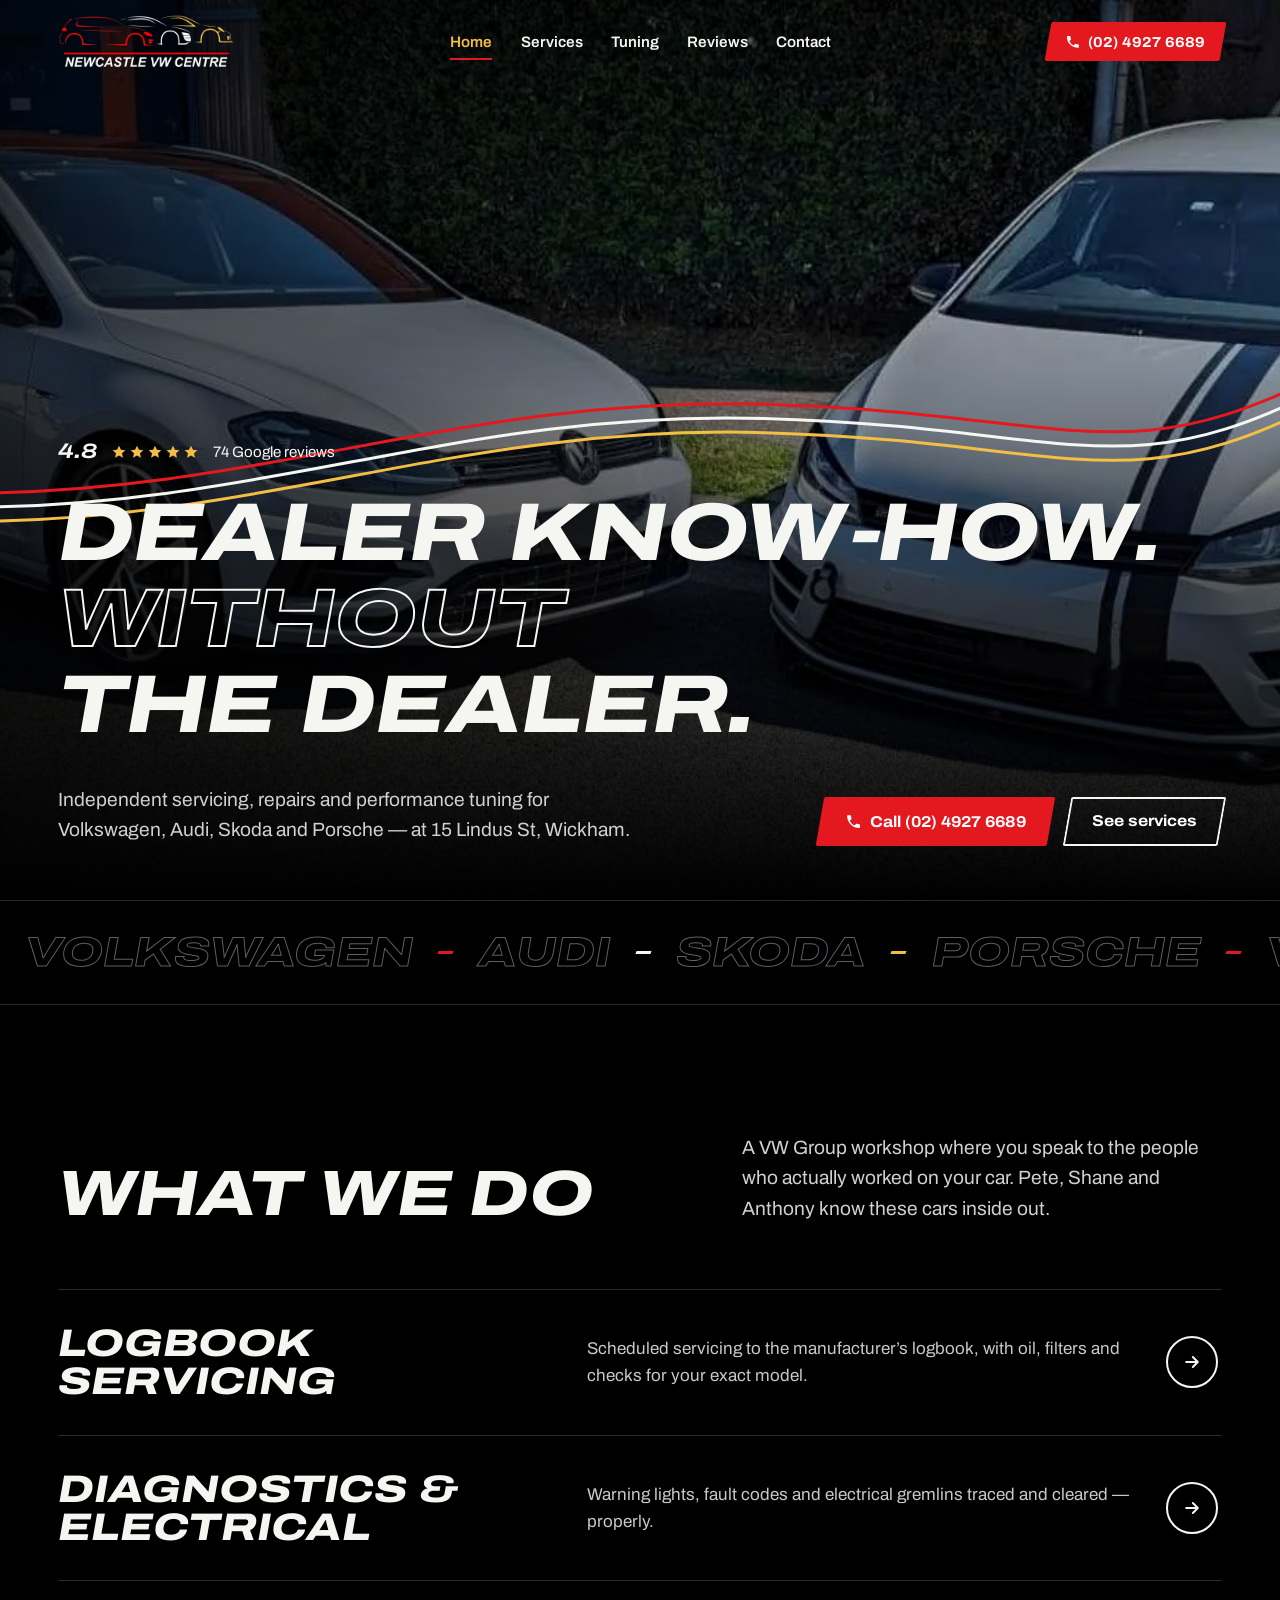
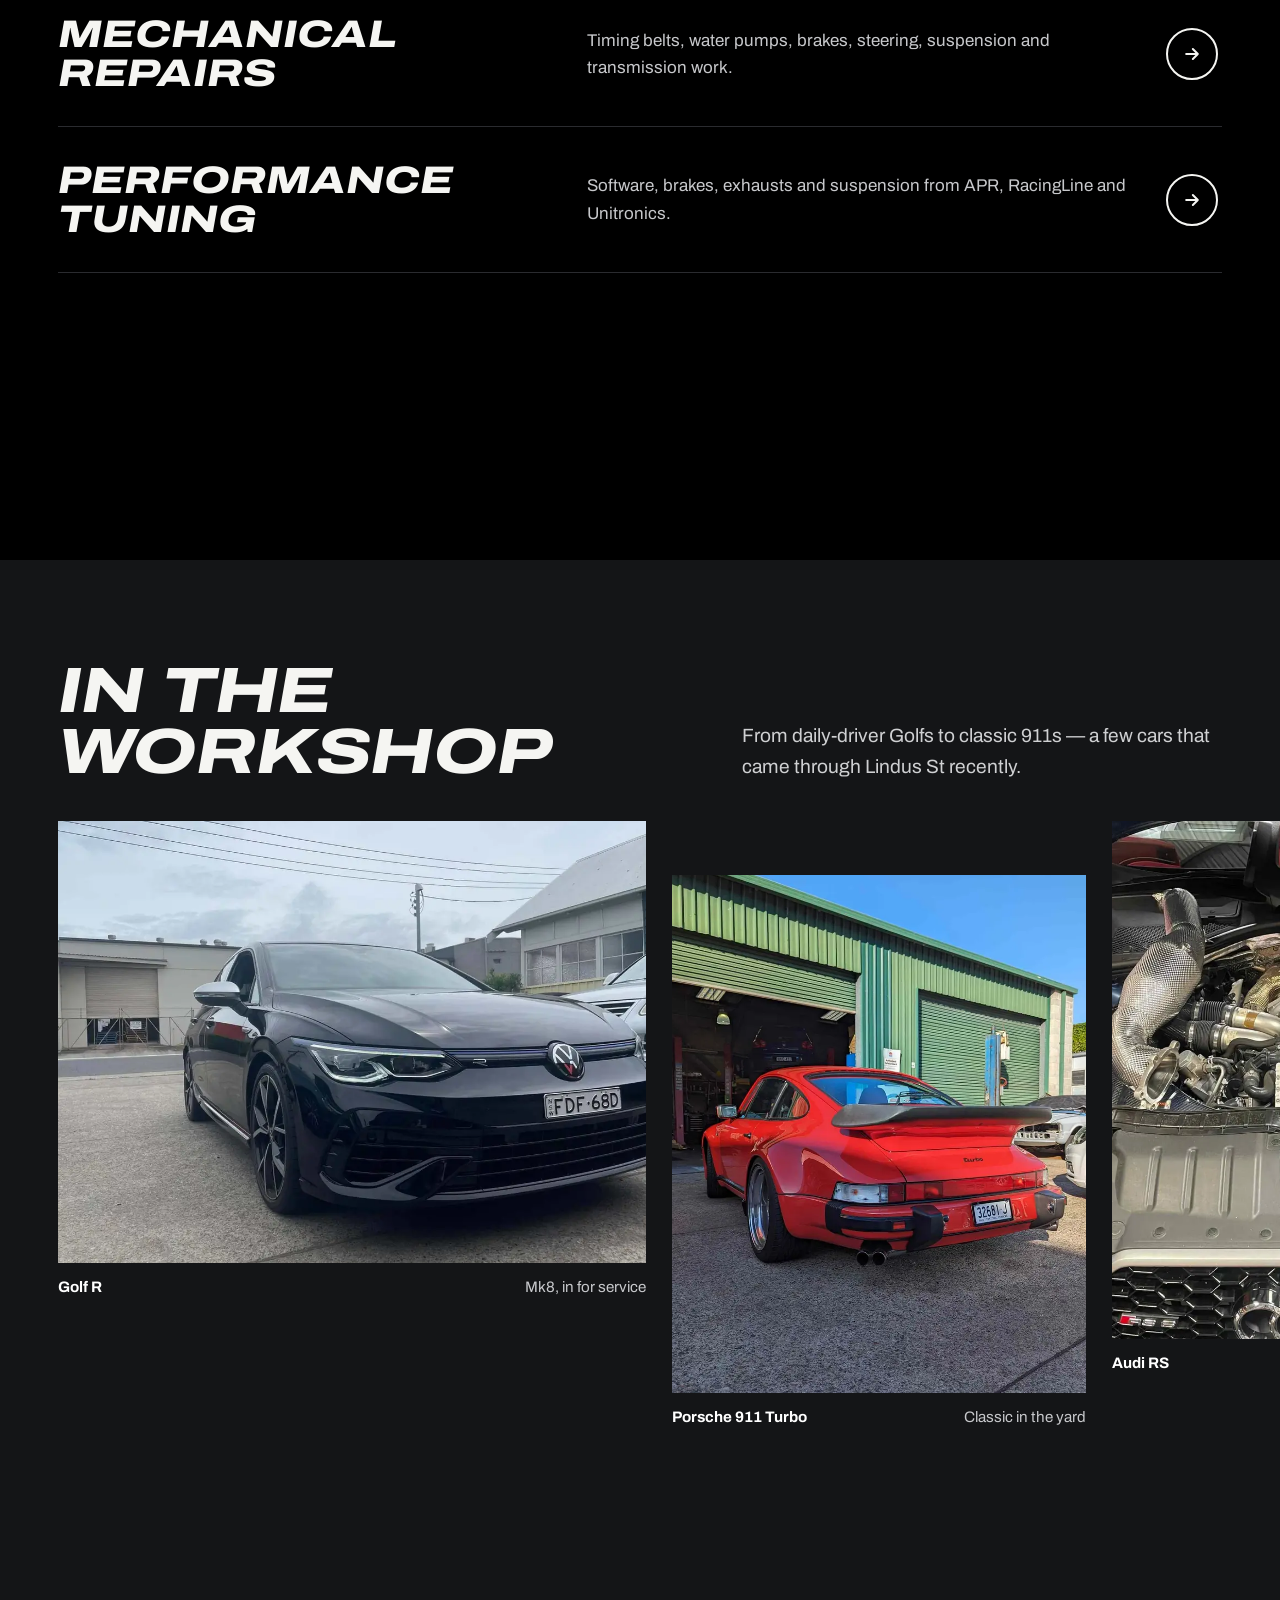
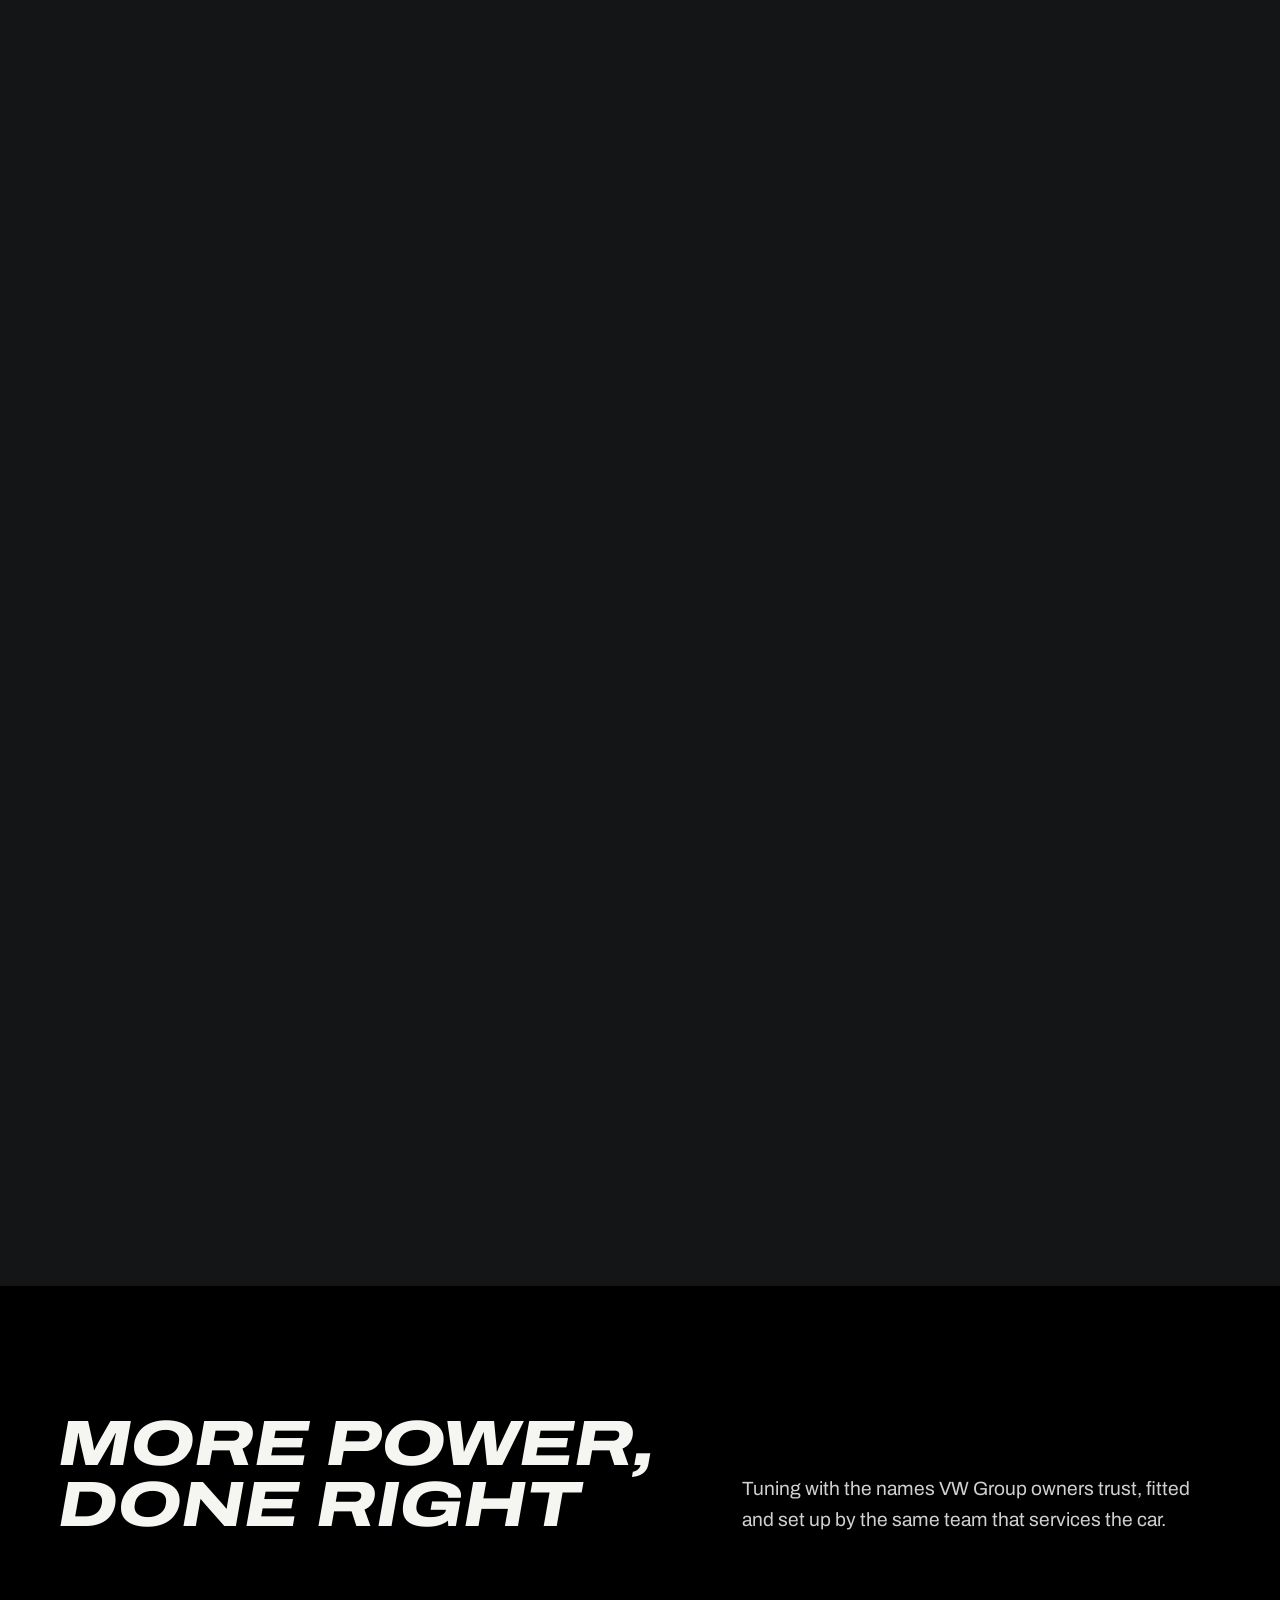
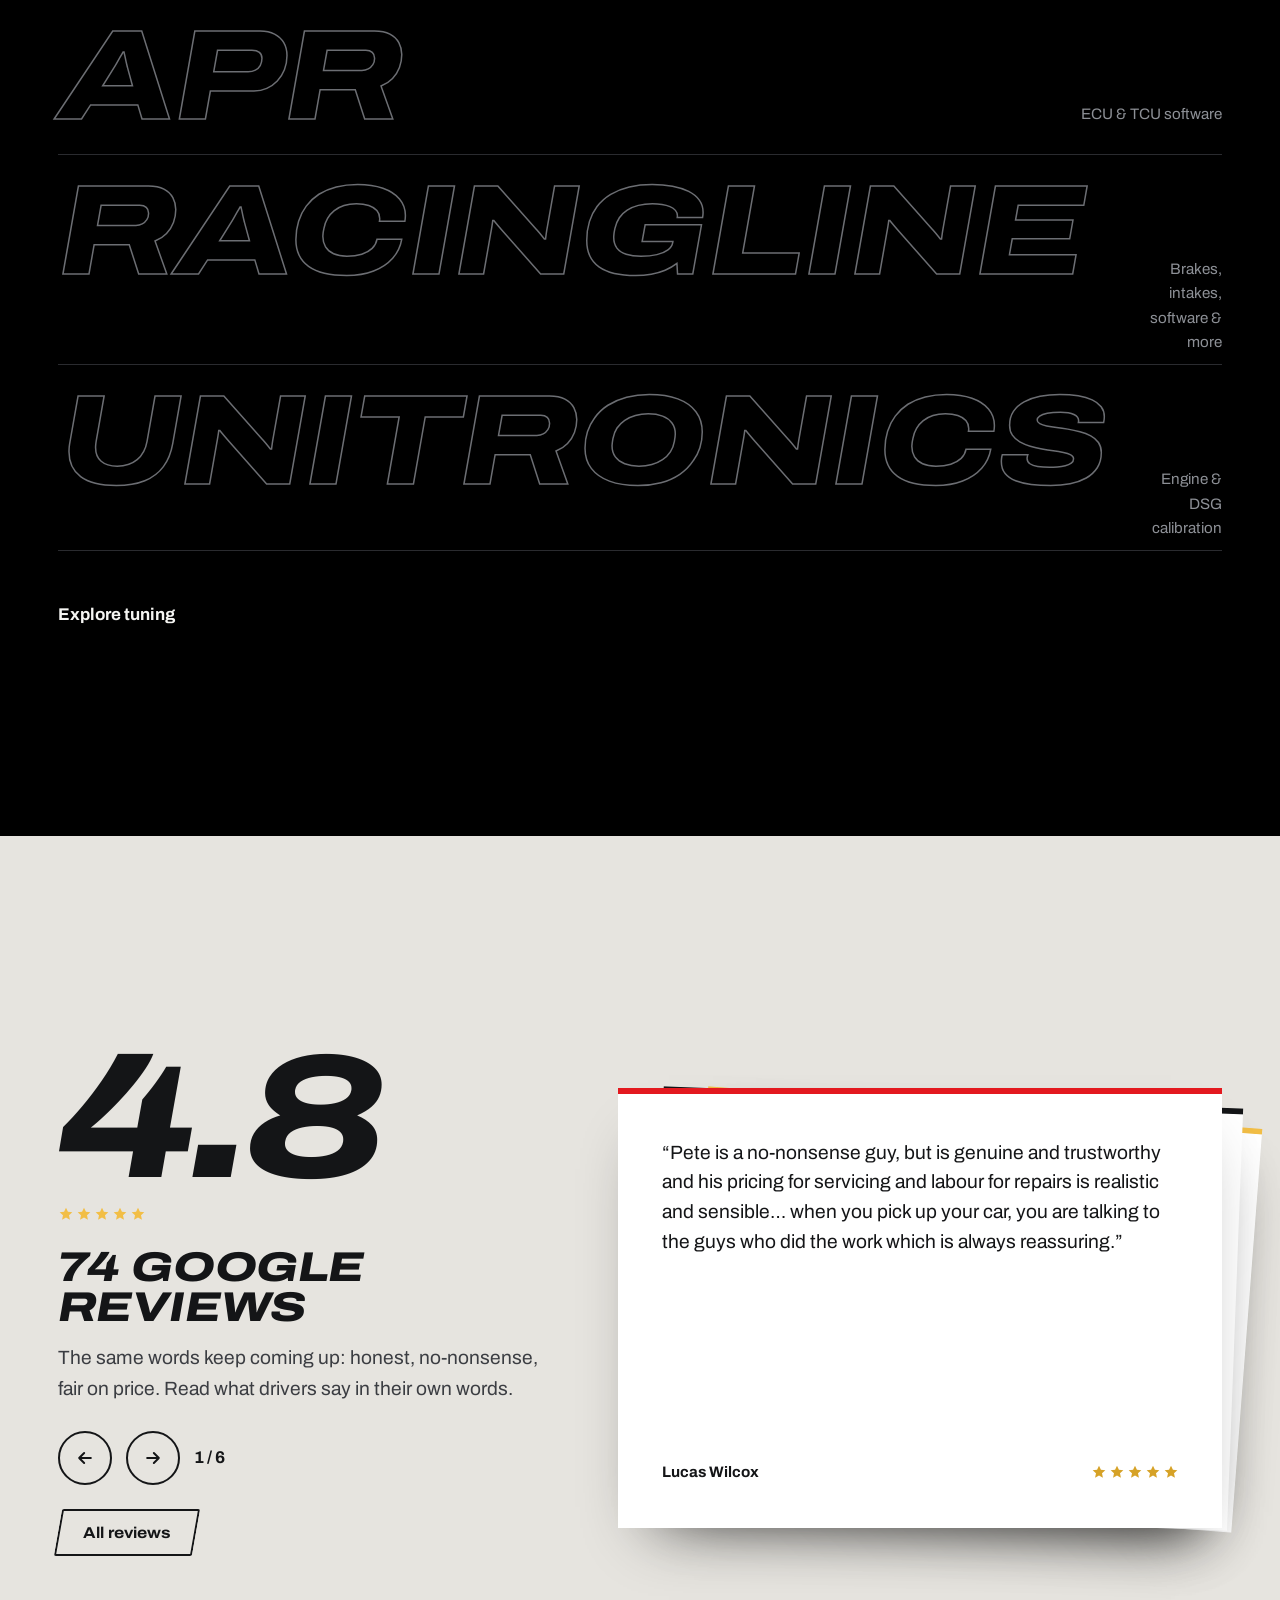
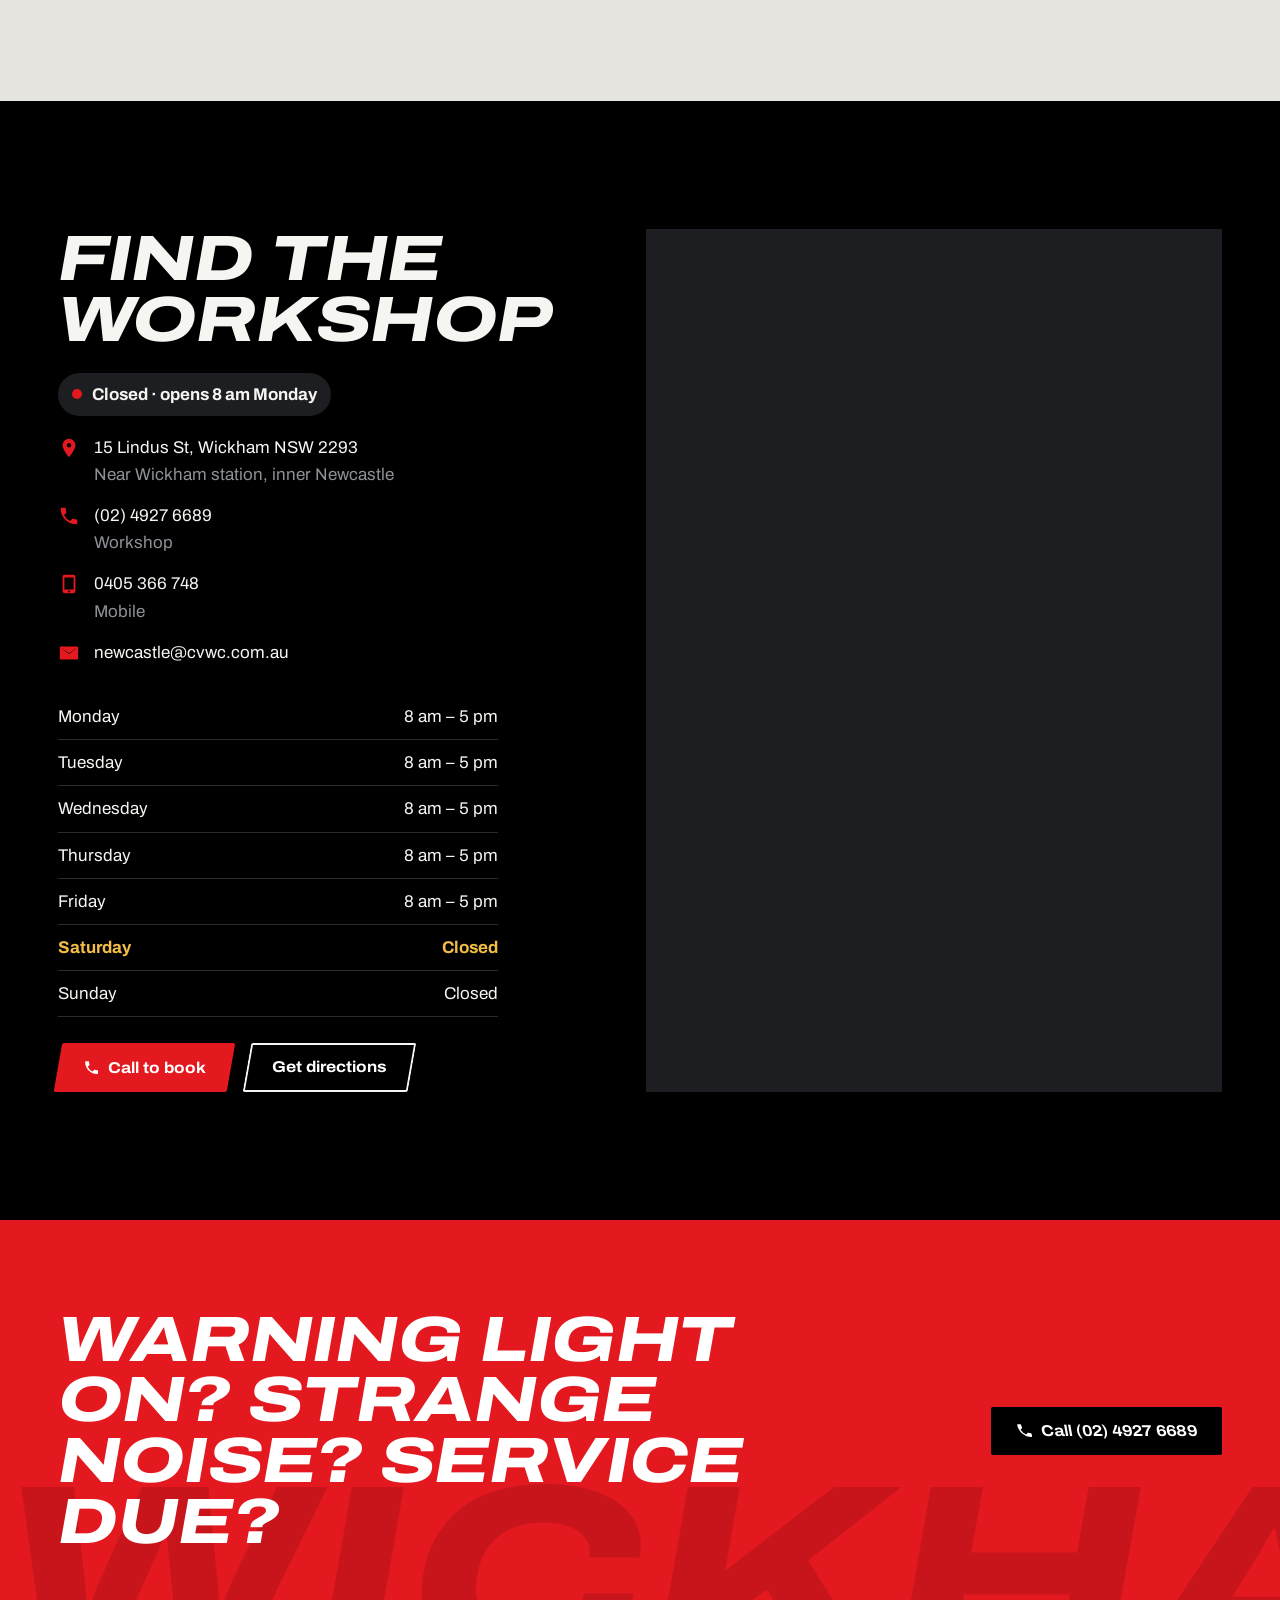
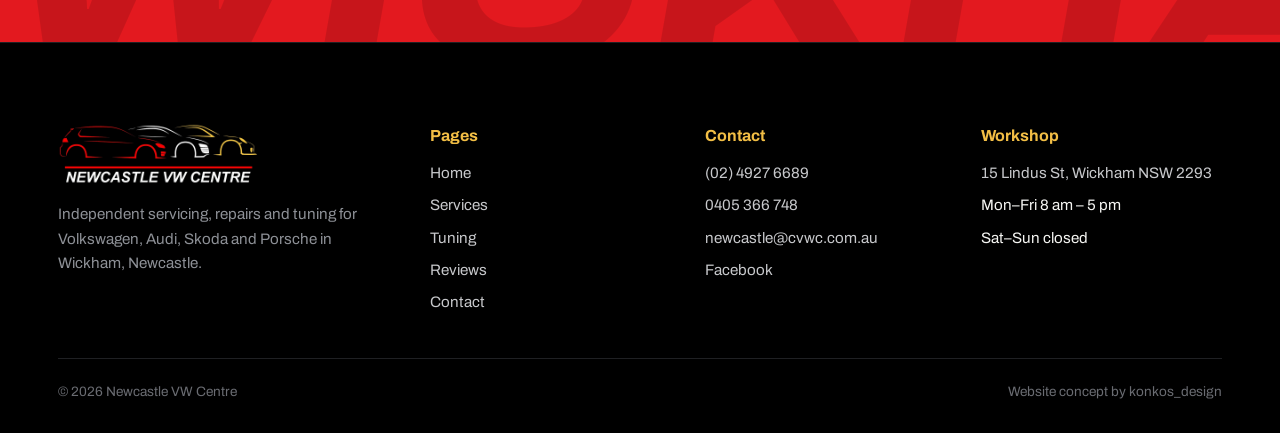
<file: index.html>
<!doctype html>
<html lang="en-AU" class="no-js">
<head>
<meta charset="utf-8">
<meta name="viewport" content="width=device-width, initial-scale=1, viewport-fit=cover">
<meta name="robots" content="noindex, nofollow">
<title>Newcastle VW Centre — VW, Audi, Skoda &amp; Porsche specialists in Wickham</title>
<meta name="description" content="Independent servicing, repairs and performance tuning for Volkswagen, Audi, Skoda and Porsche at 15 Lindus St, Wickham NSW. Rated 4.8 on Google.">
<meta name="theme-color" content="#000000">
<link rel="canonical" href="https://konkos-design.github.io/newcastle-vw-centre/">
<meta property="og:type" content="website">
<meta property="og:site_name" content="Newcastle VW Centre">
<meta property="og:title" content="Newcastle VW Centre — VW, Audi, Skoda &amp; Porsche specialists in Wickham">
<meta property="og:description" content="Independent servicing, repairs and performance tuning for Volkswagen, Audi, Skoda and Porsche at 15 Lindus St, Wickham NSW. Rated 4.8 on Google.">
<meta property="og:url" content="https://konkos-design.github.io/newcastle-vw-centre/">
<meta property="og:image" content="https://konkos-design.github.io/newcastle-vw-centre/img/og-image.jpg">
<meta property="og:image:width" content="1200">
<meta property="og:image:height" content="630">
<meta property="og:locale" content="en_AU">
<meta name="twitter:card" content="summary_large_image">
<meta name="twitter:title" content="Newcastle VW Centre — VW, Audi, Skoda &amp; Porsche specialists in Wickham">
<meta name="twitter:description" content="Independent servicing, repairs and performance tuning for Volkswagen, Audi, Skoda and Porsche at 15 Lindus St, Wickham NSW. Rated 4.8 on Google.">
<meta name="twitter:image" content="https://konkos-design.github.io/newcastle-vw-centre/img/og-image.jpg">
<link rel="icon" type="image/png" sizes="64x64" href="img/favicon.png">
<link rel="apple-touch-icon" href="img/apple-touch-icon.png">
<link rel="preload" href="fonts/archivo-italic.woff2" as="font" type="font/woff2" crossorigin>
<link rel="preload" href="fonts/archivo-roman.woff2" as="font" type="font/woff2" crossorigin>
<link rel="stylesheet" href="css/style.css">
<script>document.documentElement.classList.replace('no-js','js')</script>
<script type="application/ld+json">{"@context":"https://schema.org","@type":"AutoRepair","name":"Newcastle VW Centre","telephone":"+61249276689","email":"newcastle@cvwc.com.au","address":{"@type":"PostalAddress","streetAddress":"15 Lindus St","addressLocality":"Wickham","addressRegion":"NSW","postalCode":"2293","addressCountry":"AU"},"geo":{"@type":"GeoCoordinates","latitude":-32.9219544,"longitude":151.7573235},"openingHours":"Mo-Fr 08:00-17:00","aggregateRating":{"@type":"AggregateRating","ratingValue":"4.8","reviewCount":"74"}}</script>
</head>
<body>
<div class="ignite" aria-hidden="true">
  <svg class="ignite__gauge" viewBox="0 0 240 200">
    <defs><linearGradient id="ig" x1="0" x2="1"><stop offset="0" stop-color="#f5f5f2"/><stop offset=".6" stop-color="#f2be45"/><stop offset="1" stop-color="#e3191f"/></linearGradient></defs>
    <path class="arc" d="M 33.4 170 A 100 100 0 1 1 206.6 170"/>
    <path class="arc-on" d="M 33.4 170 A 100 100 0 1 1 206.6 170"/>
    <line class="needle" x1="120" y1="120" x2="120" y2="42" transform="rotate(-120 120 120)"/>
    <circle cx="120" cy="120" r="7" fill="#e3191f"/>
    <text class="rpm" x="120" y="172" text-anchor="middle">0.0</text>
    <text class="unit" x="120" y="192" text-anchor="middle">x1000 rpm</text>
  </svg>
</div>
<a class="skip" href="#main">Skip to content</a>
<header class="hdr">
  <div class="hdr__in">
    <a class="hdr__logo" href="index.html" aria-label="Newcastle VW Centre home"><img src="img/logo.webp" width="900" height="284" alt="Newcastle VW Centre"></a>
    <nav class="nav" aria-label="Main"><a href="index.html" aria-current="page">Home</a><a href="services.html">Services</a><a href="tuning.html">Tuning</a><a href="reviews.html">Reviews</a><a href="contact.html">Contact</a></nav>
    <a class="btn hdr__call" href="tel:+61249276689"><span style="display:inline-flex;gap:.5em;align-items:center"><svg viewBox="0 0 24 24" aria-hidden="true"><path fill="currentColor" d="M6.6 10.8a15.2 15.2 0 0 0 6.6 6.6l2.2-2.2c.3-.3.7-.4 1-.2 1.1.4 2.3.6 3.6.6.6 0 1 .4 1 1V20c0 .6-.4 1-1 1A17 17 0 0 1 3 4c0-.6.4-1 1-1h3.5c.6 0 1 .4 1 1 0 1.3.2 2.5.6 3.6.1.3 0 .7-.2 1l-2.3 2.2z"/></svg>(02) 4927 6689</span></a>
    <button class="burger" aria-label="Open menu" aria-expanded="false" aria-controls="mnav"><span></span><span></span><span></span></button>
  </div>
</header>
<nav class="mnav" id="mnav" aria-label="Mobile" aria-hidden="true">
  <a class="mlink" href="index.html" aria-current="page">Home</a><a class="mlink" href="services.html">Services</a><a class="mlink" href="tuning.html">Tuning</a><a class="mlink" href="reviews.html">Reviews</a><a class="mlink" href="contact.html">Contact</a>
  <a class="btn" href="tel:+61249276689"><span style="display:inline-flex;gap:.5em;align-items:center"><svg viewBox="0 0 24 24" aria-hidden="true"><path fill="currentColor" d="M6.6 10.8a15.2 15.2 0 0 0 6.6 6.6l2.2-2.2c.3-.3.7-.4 1-.2 1.1.4 2.3.6 3.6.6.6 0 1 .4 1 1V20c0 .6-.4 1-1 1A17 17 0 0 1 3 4c0-.6.4-1 1-1h3.5c.6 0 1 .4 1 1 0 1.3.2 2.5.6 3.6.1.3 0 .7-.2 1l-2.3 2.2z"/></svg>Call (02) 4927 6689</span></a>
  <p class="mnav__meta">15 Lindus St, Wickham NSW 2293<br>Mon–Fri 8 am – 5 pm</p>
</nav>
<main id="main">

<section class="hero" aria-labelledby="hero-h">
  <div class="hero__media"><img src="img/hero-golf-r.webp" width="1600" height="612" alt="Two white Volkswagen Golf R hatchbacks outside Newcastle VW Centre" fetchpriority="high"></div>
  <div class="hero__sweep" aria-hidden="true"></div>
  <div class="hero__lines"><svg class="trio" viewBox="0 0 1440 220" preserveAspectRatio="none" aria-hidden="true"><path class="r" d="M-40 170 C 300 170, 520 60, 860 70 S 1260 150, 1480 40"/><path class="w" d="M-40 186 C 300 186, 520 76, 860 86 S 1260 166, 1480 56"/><path class="g" d="M-40 202 C 300 202, 520 92, 860 102 S 1260 182, 1480 72"/></svg></div>
  <div class="wrap">
    <a class="hero__badge" href="reviews.html" data-hero><b>4.8</b><span class="stars" aria-label="5 out of 5 stars"><svg viewBox="0 0 24 24" aria-hidden="true"><path fill="currentColor" d="m12 2.5 2.9 6.2 6.6.7-5 4.5 1.4 6.6L12 17.2l-5.9 3.3 1.4-6.6-5-4.5 6.6-.7z"/></svg><svg viewBox="0 0 24 24" aria-hidden="true"><path fill="currentColor" d="m12 2.5 2.9 6.2 6.6.7-5 4.5 1.4 6.6L12 17.2l-5.9 3.3 1.4-6.6-5-4.5 6.6-.7z"/></svg><svg viewBox="0 0 24 24" aria-hidden="true"><path fill="currentColor" d="m12 2.5 2.9 6.2 6.6.7-5 4.5 1.4 6.6L12 17.2l-5.9 3.3 1.4-6.6-5-4.5 6.6-.7z"/></svg><svg viewBox="0 0 24 24" aria-hidden="true"><path fill="currentColor" d="m12 2.5 2.9 6.2 6.6.7-5 4.5 1.4 6.6L12 17.2l-5.9 3.3 1.4-6.6-5-4.5 6.6-.7z"/></svg><svg viewBox="0 0 24 24" aria-hidden="true"><path fill="currentColor" d="m12 2.5 2.9 6.2 6.6.7-5 4.5 1.4 6.6L12 17.2l-5.9 3.3 1.4-6.6-5-4.5 6.6-.7z"/></svg></span><span>74 Google reviews</span></a>
    <h1 id="hero-h"><span class="ln"><span>Dealer know&#8209;how.</span></span><span class="ln"><span>Without</span></span><span class="ln"><span>the dealer.</span></span></h1>
    <div class="hero__row">
      <p class="lede" data-hero>Independent servicing, repairs and performance tuning for Volkswagen, Audi, Skoda and Porsche — at 15 Lindus St, Wickham.</p>
      <div class="hero__cta" data-hero>
        <a class="btn" href="tel:+61249276689"><span style="display:inline-flex;gap:.5em;align-items:center"><svg viewBox="0 0 24 24" aria-hidden="true"><path fill="currentColor" d="M6.6 10.8a15.2 15.2 0 0 0 6.6 6.6l2.2-2.2c.3-.3.7-.4 1-.2 1.1.4 2.3.6 3.6.6.6 0 1 .4 1 1V20c0 .6-.4 1-1 1A17 17 0 0 1 3 4c0-.6.4-1 1-1h3.5c.6 0 1 .4 1 1 0 1.3.2 2.5.6 3.6.1.3 0 .7-.2 1l-2.3 2.2z"/></svg>Call (02) 4927 6689</span></a>
        <a class="btn btn--ghost" href="services.html"><span>See services</span></a>
      </div>
    </div>
  </div>
</section>

<div class="ticker" aria-label="Makes we work on: Volkswagen, Audi, Skoda, Porsche">
  <div class="ticker__track" aria-hidden="true"><span>Volkswagen</span><i></i><span>Audi</span><i></i><span>Skoda</span><i></i><span>Porsche</span><i></i><span>Volkswagen</span><i></i><span>Audi</span><i></i><span>Skoda</span><i></i><span>Porsche</span><i></i><span>Volkswagen</span><i></i><span>Audi</span><i></i><span>Skoda</span><i></i><span>Porsche</span><i></i><span>Volkswagen</span><i></i><span>Audi</span><i></i><span>Skoda</span><i></i><span>Porsche</span><i></i></div>
</div>

<section class="sec" aria-labelledby="what-h">
  <div class="wrap">
    <div class="shead">
      <h2 id="what-h" data-reveal>What we do</h2>
      <p class="lede" data-reveal data-delay="100">A VW Group workshop where you speak to the people who actually worked on your car. Pete, Shane and Anthony know these cars inside out.</p>
    </div>
    <div class="rows"><a class="row" href="services.html#servicing" data-reveal data-delay="0">
  <h3>Logbook servicing</h3><p>Scheduled servicing to the manufacturer’s logbook, with oil, filters and checks for your exact model.</p><span class="row__go"><svg viewBox="0 0 24 24" aria-hidden="true"><path fill="none" stroke="currentColor" stroke-width="2.4" stroke-linecap="round" stroke-linejoin="round" d="M5 12h14M13 6l6 6-6 6"/></svg></span>
  <img class="row__peek" src="img/golf-r-black.webp" alt="" loading="lazy" width="220" height="165">
</a><a class="row" href="services.html#diagnostics" data-reveal data-delay="80">
  <h3>Diagnostics & electrical</h3><p>Warning lights, fault codes and electrical gremlins traced and cleared — properly.</p><span class="row__go"><svg viewBox="0 0 24 24" aria-hidden="true"><path fill="none" stroke="currentColor" stroke-width="2.4" stroke-linecap="round" stroke-linejoin="round" d="M5 12h14M13 6l6 6-6 6"/></svg></span>
  <img class="row__peek" src="img/diagnostics.webp" alt="" loading="lazy" width="220" height="165">
</a><a class="row" href="services.html#repairs" data-reveal data-delay="160">
  <h3>Mechanical repairs</h3><p>Timing belts, water pumps, brakes, steering, suspension and transmission work.</p><span class="row__go"><svg viewBox="0 0 24 24" aria-hidden="true"><path fill="none" stroke="currentColor" stroke-width="2.4" stroke-linecap="round" stroke-linejoin="round" d="M5 12h14M13 6l6 6-6 6"/></svg></span>
  <img class="row__peek" src="img/audi-rs4.webp" alt="" loading="lazy" width="220" height="165">
</a><a class="row" href="tuning.html" data-reveal data-delay="240">
  <h3>Performance tuning</h3><p>Software, brakes, exhausts and suspension from APR, RacingLine and Unitronics.</p><span class="row__go"><svg viewBox="0 0 24 24" aria-hidden="true"><path fill="none" stroke="currentColor" stroke-width="2.4" stroke-linecap="round" stroke-linejoin="round" d="M5 12h14M13 6l6 6-6 6"/></svg></span>
  <img class="row__peek" src="img/racingline-brakes.webp" alt="" loading="lazy" width="220" height="165">
</a></div>
  </div>
</section>

<div class="lane"><svg class="trio" viewBox="0 0 1440 160" preserveAspectRatio="none" aria-hidden="true"><path class="r" d="M-20 30 C 360 30, 520 130, 900 120 S 1300 40, 1460 60"/><path class="w" d="M-20 44 C 360 44, 520 144, 900 134 S 1300 54, 1460 74"/><path class="g" d="M-20 58 C 360 58, 520 158, 900 148 S 1300 68, 1460 88"/></svg></div>

<section class="pit" aria-labelledby="pit-h">
  <div class="pit__sticky">
    <div class="pit__bar" aria-hidden="true"></div>
    <div class="wrap pit__head">
      <div class="shead">
        <h2 id="pit-h">In the workshop</h2>
        <p class="lede">From daily-driver Golfs to classic 911s — a few cars that came through Lindus St recently.</p>
      </div>
    </div>
    <div class="pit__track"><figure class="pit__card wide"><div class="pit__img"><img src="img/golf-r-black.webp" alt="Golf R at Newcastle VW Centre" loading="lazy"></div><figcaption><b>Golf R</b><span>Mk8, in for service</span></figcaption></figure><figure class="pit__card "><div class="pit__img"><img src="img/porsche-930-workshop.webp" alt="Porsche 911 Turbo at Newcastle VW Centre" loading="lazy"></div><figcaption><b>Porsche 911 Turbo</b><span>Classic in the yard</span></figcaption></figure><figure class="pit__card "><div class="pit__img"><img src="img/audi-rs-engine.webp" alt="Audi RS at Newcastle VW Centre" loading="lazy"></div><figcaption><b>Audi RS</b><span>Engine bay work</span></figcaption></figure><figure class="pit__card wide"><div class="pit__img"><img src="img/golf-gti-red.webp" alt="Golf GTI at Newcastle VW Centre" loading="lazy"></div><figcaption><b>Golf GTI</b><span>Ready for collection</span></figcaption></figure><figure class="pit__card wide"><div class="pit__img"><img src="img/racingline-brakes.webp" alt="RacingLine brakes at Newcastle VW Centre" loading="lazy"></div><figcaption><b>RacingLine brakes</b><span>Big brake kit before fitting</span></figcaption></figure><figure class="pit__card "><div class="pit__img"><img src="img/coilovers.webp" alt="Coilovers at Newcastle VW Centre" loading="lazy"></div><figcaption><b>Coilovers</b><span>Suspension upgrade</span></figcaption></figure><figure class="pit__card wide"><div class="pit__img"><img src="img/porsche-911.webp" alt="Porsche 911 at Newcastle VW Centre" loading="lazy"></div><figcaption><b>Porsche 911</b><span>Out the front at Lindus St</span></figcaption></figure><figure class="pit__card "><div class="pit__img"><img src="img/diagnostics.webp" alt="Diagnostics at Newcastle VW Centre" loading="lazy"></div><figcaption><b>Diagnostics</b><span>Reading the codes, not guessing</span></figcaption></figure></div>
  </div>
</section>

<section class="tune sec" aria-labelledby="tune-h">
  <div class="wrap">
    <div class="shead">
      <h2 id="tune-h" data-reveal>More power, done right</h2>
      <p class="lede" data-reveal data-delay="100">Tuning with the names VW Group owners trust, fitted and set up by the same team that services the car.</p>
    </div>
    <div class="tune__brands">
      <a class="tune__brand" href="tuning.html#software"><span class="display">APR</span><span class="muted">ECU &amp; TCU software</span></a>
      <a class="tune__brand" href="tuning.html#hardware"><span class="display">RacingLine</span><span class="muted">Brakes, intakes, software &amp; more</span></a>
      <a class="tune__brand" href="tuning.html#software"><span class="display">Unitronics</span><span class="muted">Engine &amp; DSG calibration</span></a>
    </div>
    <a class="textlink" href="tuning.html">Explore tuning</a>
  </div>
</section>

<div class="lane lane--light"><svg class="trio" viewBox="0 0 1440 160" preserveAspectRatio="none" aria-hidden="true"><path class="r" d="M-20 120 C 300 120, 600 20, 980 40 S 1300 120, 1460 100"/><path class="w" d="M-20 134 C 300 134, 600 34, 980 54 S 1300 134, 1460 114"/><path class="g" d="M-20 148 C 300 148, 600 48, 980 68 S 1300 148, 1460 128"/></svg></div>
<section class="light sec" aria-labelledby="rv-h">
  <div class="wrap deck">
    <div data-reveal>
      <div class="deck__score"><span data-count="4.8">4.8</span></div>
      <p style="margin:10px 0 6px"><span class="stars" aria-label="5 out of 5 stars"><svg viewBox="0 0 24 24" aria-hidden="true"><path fill="currentColor" d="m12 2.5 2.9 6.2 6.6.7-5 4.5 1.4 6.6L12 17.2l-5.9 3.3 1.4-6.6-5-4.5 6.6-.7z"/></svg><svg viewBox="0 0 24 24" aria-hidden="true"><path fill="currentColor" d="m12 2.5 2.9 6.2 6.6.7-5 4.5 1.4 6.6L12 17.2l-5.9 3.3 1.4-6.6-5-4.5 6.6-.7z"/></svg><svg viewBox="0 0 24 24" aria-hidden="true"><path fill="currentColor" d="m12 2.5 2.9 6.2 6.6.7-5 4.5 1.4 6.6L12 17.2l-5.9 3.3 1.4-6.6-5-4.5 6.6-.7z"/></svg><svg viewBox="0 0 24 24" aria-hidden="true"><path fill="currentColor" d="m12 2.5 2.9 6.2 6.6.7-5 4.5 1.4 6.6L12 17.2l-5.9 3.3 1.4-6.6-5-4.5 6.6-.7z"/></svg><svg viewBox="0 0 24 24" aria-hidden="true"><path fill="currentColor" d="m12 2.5 2.9 6.2 6.6.7-5 4.5 1.4 6.6L12 17.2l-5.9 3.3 1.4-6.6-5-4.5 6.6-.7z"/></svg></span></p>
      <h2 id="rv-h" style="font-size:clamp(1.6rem,3.4vw,2.6rem);margin:18px 0 16px">74 Google reviews</h2>
      <p class="lede">The same words keep coming up: honest, no-nonsense, fair on price. Read what drivers say in their own words.</p>
      <div class="deck__ctrl">
        <button class="circbtn" data-prev aria-label="Previous review"><svg viewBox="0 0 24 24" aria-hidden="true"><path fill="none" stroke="currentColor" stroke-width="2.4" stroke-linecap="round" stroke-linejoin="round" d="M19 12H5M11 6l-6 6 6 6"/></svg></button>
        <button class="circbtn" data-next aria-label="Next review"><svg viewBox="0 0 24 24" aria-hidden="true"><path fill="none" stroke="currentColor" stroke-width="2.4" stroke-linecap="round" stroke-linejoin="round" d="M5 12h14M13 6l6 6-6 6"/></svg></button>
        <span class="deck__count" aria-live="polite">1 / 6</span>
      </div>
      <p style="margin-top:24px"><a class="btn btn--ghost" href="reviews.html"><span>All reviews</span></a></p>
    </div>
    <div class="deck__stack" data-reveal data-delay="150"><article class="rcard"><blockquote>“Pete is a no-nonsense guy, but is genuine and trustworthy and his pricing for servicing and labour for repairs is realistic and sensible… when you pick up your car, you are talking to the guys who did the work which is always reassuring.”</blockquote><footer><b>Lucas Wilcox</b><span class="stars" aria-label="5 out of 5 stars"><svg viewBox="0 0 24 24" aria-hidden="true"><path fill="currentColor" d="m12 2.5 2.9 6.2 6.6.7-5 4.5 1.4 6.6L12 17.2l-5.9 3.3 1.4-6.6-5-4.5 6.6-.7z"/></svg><svg viewBox="0 0 24 24" aria-hidden="true"><path fill="currentColor" d="m12 2.5 2.9 6.2 6.6.7-5 4.5 1.4 6.6L12 17.2l-5.9 3.3 1.4-6.6-5-4.5 6.6-.7z"/></svg><svg viewBox="0 0 24 24" aria-hidden="true"><path fill="currentColor" d="m12 2.5 2.9 6.2 6.6.7-5 4.5 1.4 6.6L12 17.2l-5.9 3.3 1.4-6.6-5-4.5 6.6-.7z"/></svg><svg viewBox="0 0 24 24" aria-hidden="true"><path fill="currentColor" d="m12 2.5 2.9 6.2 6.6.7-5 4.5 1.4 6.6L12 17.2l-5.9 3.3 1.4-6.6-5-4.5 6.6-.7z"/></svg><svg viewBox="0 0 24 24" aria-hidden="true"><path fill="currentColor" d="m12 2.5 2.9 6.2 6.6.7-5 4.5 1.4 6.6L12 17.2l-5.9 3.3 1.4-6.6-5-4.5 6.6-.7z"/></svg></span></footer></article><article class="rcard"><blockquote>“Looked after my wife’s transporter. Half the price of VW and easily twice as good… Saved me a fortune and made nothing from it themselves. They know their stuff.”</blockquote><footer><b>Jon Neame</b><span class="stars" aria-label="5 out of 5 stars"><svg viewBox="0 0 24 24" aria-hidden="true"><path fill="currentColor" d="m12 2.5 2.9 6.2 6.6.7-5 4.5 1.4 6.6L12 17.2l-5.9 3.3 1.4-6.6-5-4.5 6.6-.7z"/></svg><svg viewBox="0 0 24 24" aria-hidden="true"><path fill="currentColor" d="m12 2.5 2.9 6.2 6.6.7-5 4.5 1.4 6.6L12 17.2l-5.9 3.3 1.4-6.6-5-4.5 6.6-.7z"/></svg><svg viewBox="0 0 24 24" aria-hidden="true"><path fill="currentColor" d="m12 2.5 2.9 6.2 6.6.7-5 4.5 1.4 6.6L12 17.2l-5.9 3.3 1.4-6.6-5-4.5 6.6-.7z"/></svg><svg viewBox="0 0 24 24" aria-hidden="true"><path fill="currentColor" d="m12 2.5 2.9 6.2 6.6.7-5 4.5 1.4 6.6L12 17.2l-5.9 3.3 1.4-6.6-5-4.5 6.6-.7z"/></svg><svg viewBox="0 0 24 24" aria-hidden="true"><path fill="currentColor" d="m12 2.5 2.9 6.2 6.6.7-5 4.5 1.4 6.6L12 17.2l-5.9 3.3 1.4-6.6-5-4.5 6.6-.7z"/></svg></span></footer></article><article class="rcard"><blockquote>“Both Anthony and Shane were extremely polite and helpful to resolve an electonics issue in my Touareg as kust a drop-in off the street… Thanks guys, you have an awesome VW repair centre!!”</blockquote><footer><b>Russ Crane</b><span class="stars" aria-label="5 out of 5 stars"><svg viewBox="0 0 24 24" aria-hidden="true"><path fill="currentColor" d="m12 2.5 2.9 6.2 6.6.7-5 4.5 1.4 6.6L12 17.2l-5.9 3.3 1.4-6.6-5-4.5 6.6-.7z"/></svg><svg viewBox="0 0 24 24" aria-hidden="true"><path fill="currentColor" d="m12 2.5 2.9 6.2 6.6.7-5 4.5 1.4 6.6L12 17.2l-5.9 3.3 1.4-6.6-5-4.5 6.6-.7z"/></svg><svg viewBox="0 0 24 24" aria-hidden="true"><path fill="currentColor" d="m12 2.5 2.9 6.2 6.6.7-5 4.5 1.4 6.6L12 17.2l-5.9 3.3 1.4-6.6-5-4.5 6.6-.7z"/></svg><svg viewBox="0 0 24 24" aria-hidden="true"><path fill="currentColor" d="m12 2.5 2.9 6.2 6.6.7-5 4.5 1.4 6.6L12 17.2l-5.9 3.3 1.4-6.6-5-4.5 6.6-.7z"/></svg><svg viewBox="0 0 24 24" aria-hidden="true"><path fill="currentColor" d="m12 2.5 2.9 6.2 6.6.7-5 4.5 1.4 6.6L12 17.2l-5.9 3.3 1.4-6.6-5-4.5 6.6-.7z"/></svg></span></footer></article><article class="rcard"><blockquote>“Called Newcastle VW centre and explained my situation they said bring it straight down. Pulled into the yard they had the laptop ready to go… Thanks to these guys I finished the 7000km trip without having to worry about any issues.”</blockquote><footer><b>Nathan</b><span class="stars" aria-label="5 out of 5 stars"><svg viewBox="0 0 24 24" aria-hidden="true"><path fill="currentColor" d="m12 2.5 2.9 6.2 6.6.7-5 4.5 1.4 6.6L12 17.2l-5.9 3.3 1.4-6.6-5-4.5 6.6-.7z"/></svg><svg viewBox="0 0 24 24" aria-hidden="true"><path fill="currentColor" d="m12 2.5 2.9 6.2 6.6.7-5 4.5 1.4 6.6L12 17.2l-5.9 3.3 1.4-6.6-5-4.5 6.6-.7z"/></svg><svg viewBox="0 0 24 24" aria-hidden="true"><path fill="currentColor" d="m12 2.5 2.9 6.2 6.6.7-5 4.5 1.4 6.6L12 17.2l-5.9 3.3 1.4-6.6-5-4.5 6.6-.7z"/></svg><svg viewBox="0 0 24 24" aria-hidden="true"><path fill="currentColor" d="m12 2.5 2.9 6.2 6.6.7-5 4.5 1.4 6.6L12 17.2l-5.9 3.3 1.4-6.6-5-4.5 6.6-.7z"/></svg><svg viewBox="0 0 24 24" aria-hidden="true"><path fill="currentColor" d="m12 2.5 2.9 6.2 6.6.7-5 4.5 1.4 6.6L12 17.2l-5.9 3.3 1.4-6.6-5-4.5 6.6-.7z"/></svg></span></footer></article><article class="rcard"><blockquote>“I got my VW towed to Pete&#x27;s shop &amp; had it fixed for a fraction of the price the other guy quoted me. Genuine, excellent service, affordable pricing &amp; honest. Highly recommended.”</blockquote><footer><b>Gezelle O&#x27;Brien</b><span class="stars" aria-label="5 out of 5 stars"><svg viewBox="0 0 24 24" aria-hidden="true"><path fill="currentColor" d="m12 2.5 2.9 6.2 6.6.7-5 4.5 1.4 6.6L12 17.2l-5.9 3.3 1.4-6.6-5-4.5 6.6-.7z"/></svg><svg viewBox="0 0 24 24" aria-hidden="true"><path fill="currentColor" d="m12 2.5 2.9 6.2 6.6.7-5 4.5 1.4 6.6L12 17.2l-5.9 3.3 1.4-6.6-5-4.5 6.6-.7z"/></svg><svg viewBox="0 0 24 24" aria-hidden="true"><path fill="currentColor" d="m12 2.5 2.9 6.2 6.6.7-5 4.5 1.4 6.6L12 17.2l-5.9 3.3 1.4-6.6-5-4.5 6.6-.7z"/></svg><svg viewBox="0 0 24 24" aria-hidden="true"><path fill="currentColor" d="m12 2.5 2.9 6.2 6.6.7-5 4.5 1.4 6.6L12 17.2l-5.9 3.3 1.4-6.6-5-4.5 6.6-.7z"/></svg><svg viewBox="0 0 24 24" aria-hidden="true"><path fill="currentColor" d="m12 2.5 2.9 6.2 6.6.7-5 4.5 1.4 6.6L12 17.2l-5.9 3.3 1.4-6.6-5-4.5 6.6-.7z"/></svg></span></footer></article><article class="rcard"><blockquote>“They kept my car for days and couldn&#x27;t clear it. These guys cleared the warning in no time and were super nice to me. Highly recommend them.”</blockquote><footer><b>Wolmir Duarte</b><span class="stars" aria-label="5 out of 5 stars"><svg viewBox="0 0 24 24" aria-hidden="true"><path fill="currentColor" d="m12 2.5 2.9 6.2 6.6.7-5 4.5 1.4 6.6L12 17.2l-5.9 3.3 1.4-6.6-5-4.5 6.6-.7z"/></svg><svg viewBox="0 0 24 24" aria-hidden="true"><path fill="currentColor" d="m12 2.5 2.9 6.2 6.6.7-5 4.5 1.4 6.6L12 17.2l-5.9 3.3 1.4-6.6-5-4.5 6.6-.7z"/></svg><svg viewBox="0 0 24 24" aria-hidden="true"><path fill="currentColor" d="m12 2.5 2.9 6.2 6.6.7-5 4.5 1.4 6.6L12 17.2l-5.9 3.3 1.4-6.6-5-4.5 6.6-.7z"/></svg><svg viewBox="0 0 24 24" aria-hidden="true"><path fill="currentColor" d="m12 2.5 2.9 6.2 6.6.7-5 4.5 1.4 6.6L12 17.2l-5.9 3.3 1.4-6.6-5-4.5 6.6-.7z"/></svg><svg viewBox="0 0 24 24" aria-hidden="true"><path fill="currentColor" d="m12 2.5 2.9 6.2 6.6.7-5 4.5 1.4 6.6L12 17.2l-5.9 3.3 1.4-6.6-5-4.5 6.6-.7z"/></svg></span></footer></article></div>
  </div>
</section>
<section class="sec" aria-labelledby="visit-h">
  <div class="wrap visit">
    <div data-reveal="left">
      <h2 id="visit-h" style="margin-bottom:22px">Find the workshop</h2>
      <p class="status" data-status><i></i><b>Mon–Fri 8 am – 5 pm</b></p>
      <ul class="contact-list">
        <li><svg viewBox="0 0 24 24" aria-hidden="true"><path fill="currentColor" d="M12 2a7 7 0 0 0-7 7c0 5.2 7 13 7 13s7-7.8 7-13a7 7 0 0 0-7-7zm0 9.5A2.5 2.5 0 1 1 12 6.5a2.5 2.5 0 0 1 0 5z"/></svg><a href="https://www.google.com/maps/place/Newcastle+VW+centre/@-32.9219544,151.7573235,17z/data=!4m6!3m5!1s0x6b73157866e362e5:0x8a7a8220d58753b7!8m2!3d-32.9219544!4d151.7573235!16s%2Fg%2F11jwc619n7" target="_blank" rel="noopener">15 Lindus St, Wickham NSW 2293<br><span class="muted">Near Wickham station, inner Newcastle</span></a></li>
        <li><svg viewBox="0 0 24 24" aria-hidden="true"><path fill="currentColor" d="M6.6 10.8a15.2 15.2 0 0 0 6.6 6.6l2.2-2.2c.3-.3.7-.4 1-.2 1.1.4 2.3.6 3.6.6.6 0 1 .4 1 1V20c0 .6-.4 1-1 1A17 17 0 0 1 3 4c0-.6.4-1 1-1h3.5c.6 0 1 .4 1 1 0 1.3.2 2.5.6 3.6.1.3 0 .7-.2 1l-2.3 2.2z"/></svg><a href="tel:+61249276689">(02) 4927 6689<br><span class="muted">Workshop</span></a></li>
        <li><svg viewBox="0 0 24 24" aria-hidden="true"><path fill="currentColor" d="M7 2h10a2 2 0 0 1 2 2v16a2 2 0 0 1-2 2H7a2 2 0 0 1-2-2V4a2 2 0 0 1 2-2zm0 3v13h10V5zm5 14.2a1 1 0 1 0 0 2 1 1 0 0 0 0-2z"/></svg><a href="tel:+61405366748">0405 366 748<br><span class="muted">Mobile</span></a></li>
        <li><svg viewBox="0 0 24 24" aria-hidden="true"><path fill="currentColor" d="M3 5h18a1 1 0 0 1 1 1v12a1 1 0 0 1-1 1H3a1 1 0 0 1-1-1V6a1 1 0 0 1 1-1zm9 7.2L4.5 7v.3L12 13l7.5-5.7V7z"/></svg><a href="mailto:newcastle@cvwc.com.au">newcastle@cvwc.com.au</a></li>
      </ul>
      <table class="hours" aria-label="Opening hours"><tr data-d="1"><td>Monday</td><td>8 am – 5 pm</td></tr><tr data-d="2"><td>Tuesday</td><td>8 am – 5 pm</td></tr><tr data-d="3"><td>Wednesday</td><td>8 am – 5 pm</td></tr><tr data-d="4"><td>Thursday</td><td>8 am – 5 pm</td></tr><tr data-d="5"><td>Friday</td><td>8 am – 5 pm</td></tr><tr data-d="6"><td>Saturday</td><td>Closed</td></tr><tr data-d="0"><td>Sunday</td><td>Closed</td></tr></table>
      <div class="hero__cta"><a class="btn" href="tel:+61249276689"><span style="display:inline-flex;gap:.5em;align-items:center"><svg viewBox="0 0 24 24" aria-hidden="true"><path fill="currentColor" d="M6.6 10.8a15.2 15.2 0 0 0 6.6 6.6l2.2-2.2c.3-.3.7-.4 1-.2 1.1.4 2.3.6 3.6.6.6 0 1 .4 1 1V20c0 .6-.4 1-1 1A17 17 0 0 1 3 4c0-.6.4-1 1-1h3.5c.6 0 1 .4 1 1 0 1.3.2 2.5.6 3.6.1.3 0 .7-.2 1l-2.3 2.2z"/></svg>Call to book</span></a><a class="btn btn--ghost" href="https://www.google.com/maps/place/Newcastle+VW+centre/@-32.9219544,151.7573235,17z/data=!4m6!3m5!1s0x6b73157866e362e5:0x8a7a8220d58753b7!8m2!3d-32.9219544!4d151.7573235!16s%2Fg%2F11jwc619n7" target="_blank" rel="noopener"><span>Get directions</span></a></div>
    </div>
    <div class="map" data-reveal="clip">
      <iframe title="Map: Newcastle VW Centre, 15 Lindus St, Wickham" loading="lazy" referrerpolicy="no-referrer-when-downgrade" src="https://www.google.com/maps?q=Newcastle+VW+centre,+15+Lindus+St,+Wickham+NSW+2293&z=16&output=embed"></iframe>
    </div>
  </div>
</section>
<section class="band">
  <div class="band__ghost" aria-hidden="true">Wickham</div>
  <div class="wrap">
    <h2 data-reveal>Warning light on? Strange noise? Service due?</h2>
    <a class="btn" href="tel:+61249276689" data-reveal data-delay="120"><span style="display:inline-flex;gap:.5em;align-items:center"><svg viewBox="0 0 24 24" aria-hidden="true"><path fill="currentColor" d="M6.6 10.8a15.2 15.2 0 0 0 6.6 6.6l2.2-2.2c.3-.3.7-.4 1-.2 1.1.4 2.3.6 3.6.6.6 0 1 .4 1 1V20c0 .6-.4 1-1 1A17 17 0 0 1 3 4c0-.6.4-1 1-1h3.5c.6 0 1 .4 1 1 0 1.3.2 2.5.6 3.6.1.3 0 .7-.2 1l-2.3 2.2z"/></svg>Call (02) 4927 6689</span></a>
  </div>
</section>

</main>
<footer class="ftr">
  <div class="wrap">
    <div class="ftr__grid">
      <div>
        <img class="ftr__logo" src="img/logo.webp" width="900" height="284" alt="Newcastle VW Centre" loading="lazy">
        <p class="muted" style="margin-top:16px">Independent servicing, repairs and tuning for Volkswagen, Audi, Skoda and Porsche in Wickham, Newcastle.</p>
      </div>
      <div><h4>Pages</h4><ul><li><a href="index.html">Home</a></li><li><a href="services.html">Services</a></li><li><a href="tuning.html">Tuning</a></li><li><a href="reviews.html">Reviews</a></li><li><a href="contact.html">Contact</a></li></ul></div>
      <div><h4>Contact</h4><ul>
        <li><a href="tel:+61249276689">(02) 4927 6689</a></li>
        <li><a href="tel:+61405366748">0405 366 748</a></li>
        <li><a href="mailto:newcastle@cvwc.com.au">newcastle@cvwc.com.au</a></li>
        <li><a href="https://www.facebook.com/NewcastleVWCentre/" target="_blank" rel="noopener">Facebook</a></li>
      </ul></div>
      <div><h4>Workshop</h4><ul>
        <li><a href="https://www.google.com/maps/place/Newcastle+VW+centre/@-32.9219544,151.7573235,17z/data=!4m6!3m5!1s0x6b73157866e362e5:0x8a7a8220d58753b7!8m2!3d-32.9219544!4d151.7573235!16s%2Fg%2F11jwc619n7" target="_blank" rel="noopener">15 Lindus St, Wickham NSW 2293</a></li>
        <li>Mon–Fri 8 am – 5 pm</li>
        <li>Sat–Sun closed</li>
      </ul></div>
    </div>
    <div class="ftr__base"><span>© <span data-year>2026</span> Newcastle VW Centre</span><span>Website concept by konkos_design</span></div>
  </div>
</footer>
<a class="fcall" href="tel:+61249276689" aria-label="Call Newcastle VW Centre"><svg viewBox="0 0 24 24" aria-hidden="true"><path fill="currentColor" d="M6.6 10.8a15.2 15.2 0 0 0 6.6 6.6l2.2-2.2c.3-.3.7-.4 1-.2 1.1.4 2.3.6 3.6.6.6 0 1 .4 1 1V20c0 .6-.4 1-1 1A17 17 0 0 1 3 4c0-.6.4-1 1-1h3.5c.6 0 1 .4 1 1 0 1.3.2 2.5.6 3.6.1.3 0 .7-.2 1l-2.3 2.2z"/></svg></a>
<script src="js/main.js" defer></script>
</body>
</html>
</file>
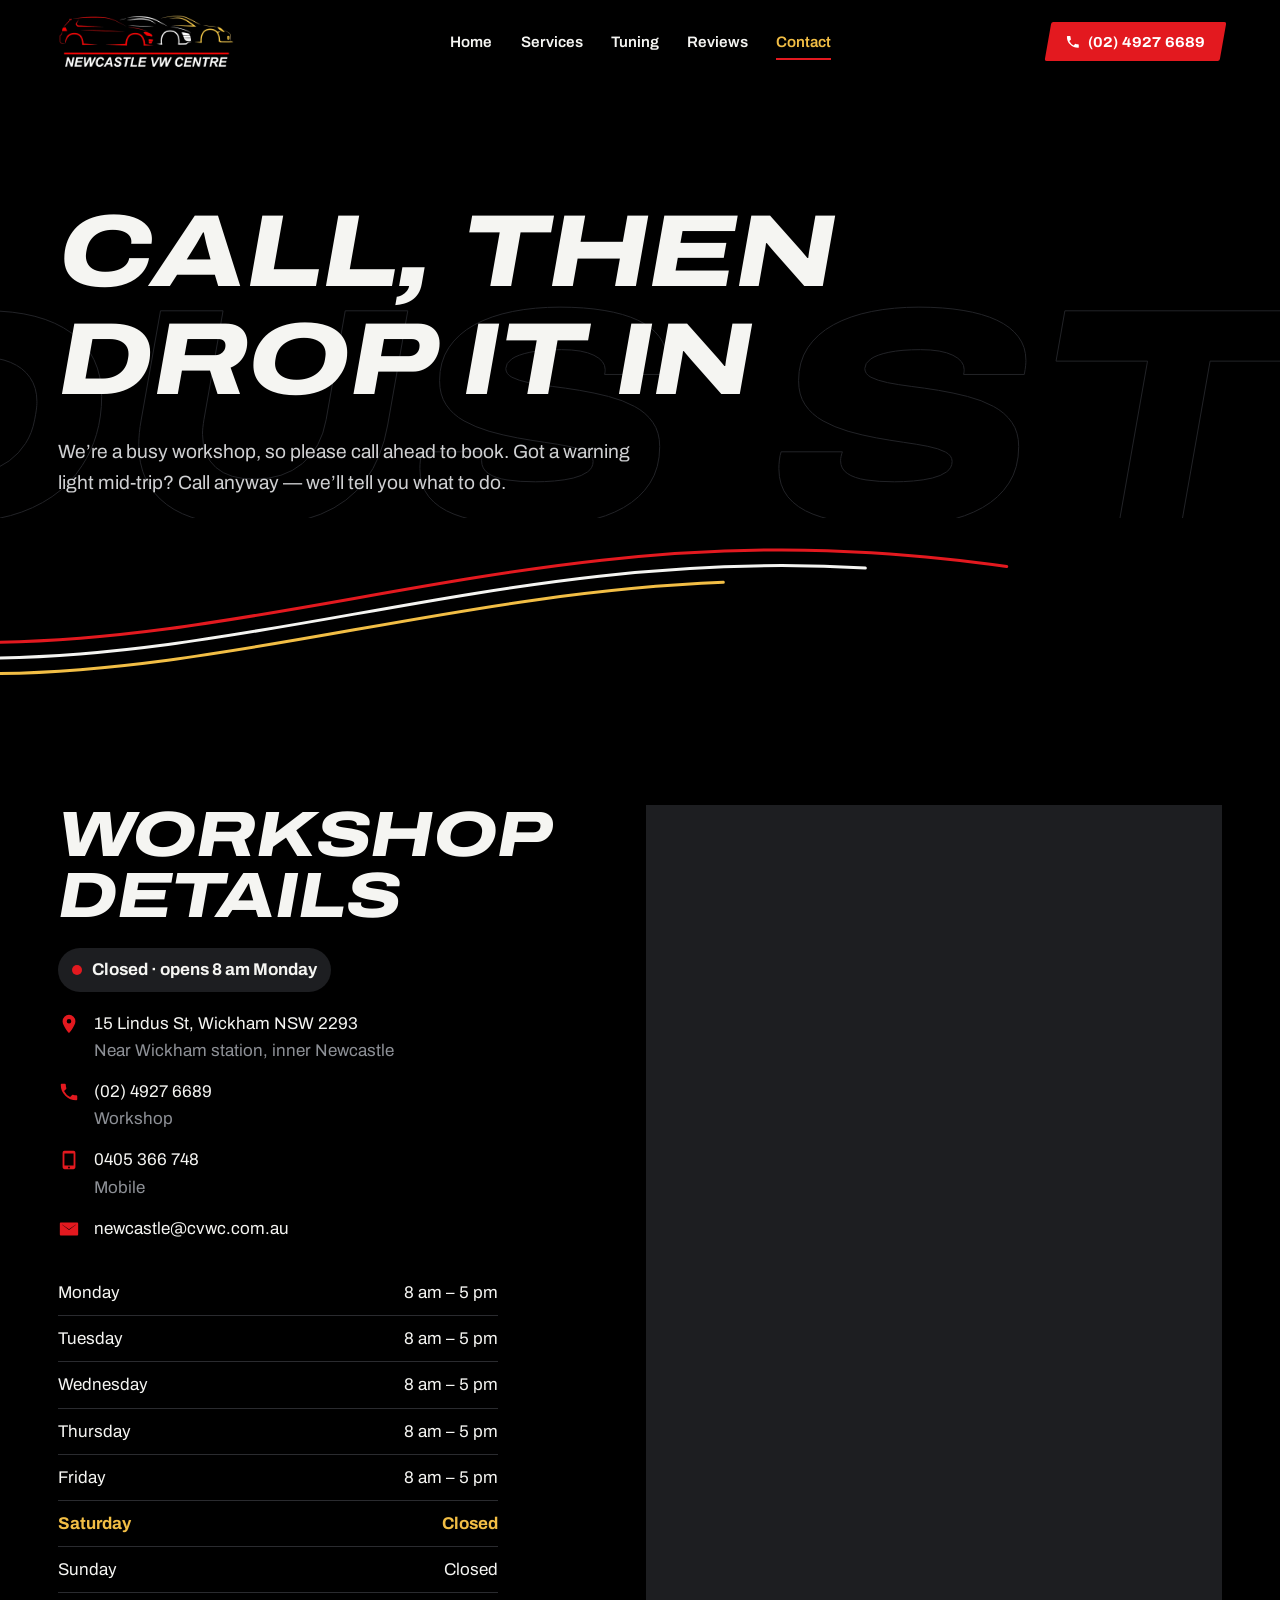
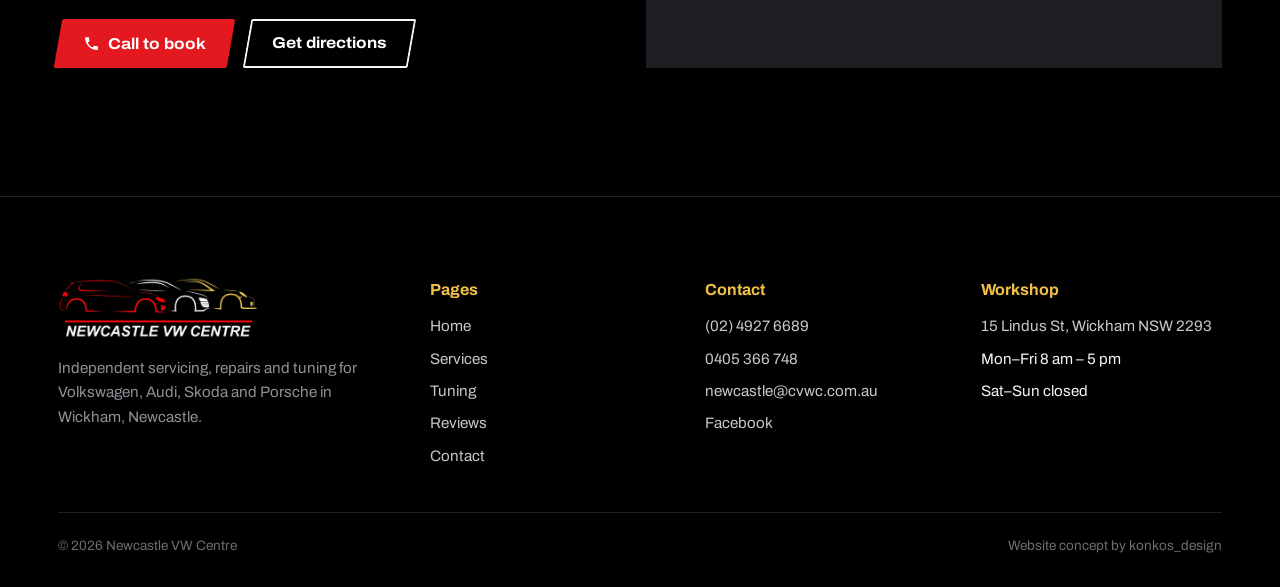
<file: contact.html>
<!doctype html>
<html lang="en-AU" class="no-js">
<head>
<meta charset="utf-8">
<meta name="viewport" content="width=device-width, initial-scale=1, viewport-fit=cover">
<meta name="robots" content="noindex, nofollow">
<title>Contact — Newcastle VW Centre</title>
<meta name="description" content="Call (02) 4927 6689 or visit 15 Lindus St, Wickham NSW 2293. Open Monday to Friday, 8 am – 5 pm.">
<meta name="theme-color" content="#000000">
<link rel="canonical" href="https://konkos-design.github.io/newcastle-vw-centre/contact.html">
<meta property="og:type" content="website">
<meta property="og:site_name" content="Newcastle VW Centre">
<meta property="og:title" content="Contact — Newcastle VW Centre">
<meta property="og:description" content="Call (02) 4927 6689 or visit 15 Lindus St, Wickham NSW 2293. Open Monday to Friday, 8 am – 5 pm.">
<meta property="og:url" content="https://konkos-design.github.io/newcastle-vw-centre/contact.html">
<meta property="og:image" content="https://konkos-design.github.io/newcastle-vw-centre/img/og-image.jpg">
<meta property="og:image:width" content="1200">
<meta property="og:image:height" content="630">
<meta property="og:locale" content="en_AU">
<meta name="twitter:card" content="summary_large_image">
<meta name="twitter:title" content="Contact — Newcastle VW Centre">
<meta name="twitter:description" content="Call (02) 4927 6689 or visit 15 Lindus St, Wickham NSW 2293. Open Monday to Friday, 8 am – 5 pm.">
<meta name="twitter:image" content="https://konkos-design.github.io/newcastle-vw-centre/img/og-image.jpg">
<link rel="icon" type="image/png" sizes="64x64" href="img/favicon.png">
<link rel="apple-touch-icon" href="img/apple-touch-icon.png">
<link rel="preload" href="fonts/archivo-italic.woff2" as="font" type="font/woff2" crossorigin>
<link rel="preload" href="fonts/archivo-roman.woff2" as="font" type="font/woff2" crossorigin>
<link rel="stylesheet" href="css/style.css">
<script>document.documentElement.classList.replace('no-js','js')</script>
<script type="application/ld+json">{"@context":"https://schema.org","@type":"AutoRepair","name":"Newcastle VW Centre","telephone":"+61249276689","email":"newcastle@cvwc.com.au","address":{"@type":"PostalAddress","streetAddress":"15 Lindus St","addressLocality":"Wickham","addressRegion":"NSW","postalCode":"2293","addressCountry":"AU"},"geo":{"@type":"GeoCoordinates","latitude":-32.9219544,"longitude":151.7573235},"openingHours":"Mo-Fr 08:00-17:00","aggregateRating":{"@type":"AggregateRating","ratingValue":"4.8","reviewCount":"74"}}</script>
</head>
<body>

<a class="skip" href="#main">Skip to content</a>
<header class="hdr">
  <div class="hdr__in">
    <a class="hdr__logo" href="index.html" aria-label="Newcastle VW Centre home"><img src="img/logo.webp" width="900" height="284" alt="Newcastle VW Centre"></a>
    <nav class="nav" aria-label="Main"><a href="index.html">Home</a><a href="services.html">Services</a><a href="tuning.html">Tuning</a><a href="reviews.html">Reviews</a><a href="contact.html" aria-current="page">Contact</a></nav>
    <a class="btn hdr__call" href="tel:+61249276689"><span style="display:inline-flex;gap:.5em;align-items:center"><svg viewBox="0 0 24 24" aria-hidden="true"><path fill="currentColor" d="M6.6 10.8a15.2 15.2 0 0 0 6.6 6.6l2.2-2.2c.3-.3.7-.4 1-.2 1.1.4 2.3.6 3.6.6.6 0 1 .4 1 1V20c0 .6-.4 1-1 1A17 17 0 0 1 3 4c0-.6.4-1 1-1h3.5c.6 0 1 .4 1 1 0 1.3.2 2.5.6 3.6.1.3 0 .7-.2 1l-2.3 2.2z"/></svg>(02) 4927 6689</span></a>
    <button class="burger" aria-label="Open menu" aria-expanded="false" aria-controls="mnav"><span></span><span></span><span></span></button>
  </div>
</header>
<nav class="mnav" id="mnav" aria-label="Mobile" aria-hidden="true">
  <a class="mlink" href="index.html">Home</a><a class="mlink" href="services.html">Services</a><a class="mlink" href="tuning.html">Tuning</a><a class="mlink" href="reviews.html">Reviews</a><a class="mlink" href="contact.html" aria-current="page">Contact</a>
  <a class="btn" href="tel:+61249276689"><span style="display:inline-flex;gap:.5em;align-items:center"><svg viewBox="0 0 24 24" aria-hidden="true"><path fill="currentColor" d="M6.6 10.8a15.2 15.2 0 0 0 6.6 6.6l2.2-2.2c.3-.3.7-.4 1-.2 1.1.4 2.3.6 3.6.6.6 0 1 .4 1 1V20c0 .6-.4 1-1 1A17 17 0 0 1 3 4c0-.6.4-1 1-1h3.5c.6 0 1 .4 1 1 0 1.3.2 2.5.6 3.6.1.3 0 .7-.2 1l-2.3 2.2z"/></svg>Call (02) 4927 6689</span></a>
  <p class="mnav__meta">15 Lindus St, Wickham NSW 2293<br>Mon–Fri 8 am – 5 pm</p>
</nav>
<main id="main">

<section class="phero" aria-labelledby="p-h" style="padding-bottom:0">
  <div class="phero__ghost" aria-hidden="true">Lindus St</div>
  <div class="wrap">
    <h1 id="p-h"><span class="ln"><span>Call, then</span></span><span class="ln"><span>drop it in</span></span></h1>
    <p class="lede" data-hero>We’re a busy workshop, so please call ahead to book. Got a warning light mid-trip? Call anyway — we’ll tell you what to do.</p>
  </div>
</section>
<div class="lane"><svg class="trio" viewBox="0 0 1440 160" preserveAspectRatio="none" aria-hidden="true"><path class="r" d="M-20 120 C 300 120, 600 20, 980 40 S 1300 120, 1460 100"/><path class="w" d="M-20 134 C 300 134, 600 34, 980 54 S 1300 134, 1460 114"/><path class="g" d="M-20 148 C 300 148, 600 48, 980 68 S 1300 148, 1460 128"/></svg></div>
<section class="sec" aria-labelledby="visit-h">
  <div class="wrap visit">
    <div data-reveal="left">
      <h2 id="visit-h" style="margin-bottom:22px">Workshop details</h2>
      <p class="status" data-status><i></i><b>Mon–Fri 8 am – 5 pm</b></p>
      <ul class="contact-list">
        <li><svg viewBox="0 0 24 24" aria-hidden="true"><path fill="currentColor" d="M12 2a7 7 0 0 0-7 7c0 5.2 7 13 7 13s7-7.8 7-13a7 7 0 0 0-7-7zm0 9.5A2.5 2.5 0 1 1 12 6.5a2.5 2.5 0 0 1 0 5z"/></svg><a href="https://www.google.com/maps/place/Newcastle+VW+centre/@-32.9219544,151.7573235,17z/data=!4m6!3m5!1s0x6b73157866e362e5:0x8a7a8220d58753b7!8m2!3d-32.9219544!4d151.7573235!16s%2Fg%2F11jwc619n7" target="_blank" rel="noopener">15 Lindus St, Wickham NSW 2293<br><span class="muted">Near Wickham station, inner Newcastle</span></a></li>
        <li><svg viewBox="0 0 24 24" aria-hidden="true"><path fill="currentColor" d="M6.6 10.8a15.2 15.2 0 0 0 6.6 6.6l2.2-2.2c.3-.3.7-.4 1-.2 1.1.4 2.3.6 3.6.6.6 0 1 .4 1 1V20c0 .6-.4 1-1 1A17 17 0 0 1 3 4c0-.6.4-1 1-1h3.5c.6 0 1 .4 1 1 0 1.3.2 2.5.6 3.6.1.3 0 .7-.2 1l-2.3 2.2z"/></svg><a href="tel:+61249276689">(02) 4927 6689<br><span class="muted">Workshop</span></a></li>
        <li><svg viewBox="0 0 24 24" aria-hidden="true"><path fill="currentColor" d="M7 2h10a2 2 0 0 1 2 2v16a2 2 0 0 1-2 2H7a2 2 0 0 1-2-2V4a2 2 0 0 1 2-2zm0 3v13h10V5zm5 14.2a1 1 0 1 0 0 2 1 1 0 0 0 0-2z"/></svg><a href="tel:+61405366748">0405 366 748<br><span class="muted">Mobile</span></a></li>
        <li><svg viewBox="0 0 24 24" aria-hidden="true"><path fill="currentColor" d="M3 5h18a1 1 0 0 1 1 1v12a1 1 0 0 1-1 1H3a1 1 0 0 1-1-1V6a1 1 0 0 1 1-1zm9 7.2L4.5 7v.3L12 13l7.5-5.7V7z"/></svg><a href="mailto:newcastle@cvwc.com.au">newcastle@cvwc.com.au</a></li>
      </ul>
      <table class="hours" aria-label="Opening hours"><tr data-d="1"><td>Monday</td><td>8 am – 5 pm</td></tr><tr data-d="2"><td>Tuesday</td><td>8 am – 5 pm</td></tr><tr data-d="3"><td>Wednesday</td><td>8 am – 5 pm</td></tr><tr data-d="4"><td>Thursday</td><td>8 am – 5 pm</td></tr><tr data-d="5"><td>Friday</td><td>8 am – 5 pm</td></tr><tr data-d="6"><td>Saturday</td><td>Closed</td></tr><tr data-d="0"><td>Sunday</td><td>Closed</td></tr></table>
      <div class="hero__cta"><a class="btn" href="tel:+61249276689"><span style="display:inline-flex;gap:.5em;align-items:center"><svg viewBox="0 0 24 24" aria-hidden="true"><path fill="currentColor" d="M6.6 10.8a15.2 15.2 0 0 0 6.6 6.6l2.2-2.2c.3-.3.7-.4 1-.2 1.1.4 2.3.6 3.6.6.6 0 1 .4 1 1V20c0 .6-.4 1-1 1A17 17 0 0 1 3 4c0-.6.4-1 1-1h3.5c.6 0 1 .4 1 1 0 1.3.2 2.5.6 3.6.1.3 0 .7-.2 1l-2.3 2.2z"/></svg>Call to book</span></a><a class="btn btn--ghost" href="https://www.google.com/maps/place/Newcastle+VW+centre/@-32.9219544,151.7573235,17z/data=!4m6!3m5!1s0x6b73157866e362e5:0x8a7a8220d58753b7!8m2!3d-32.9219544!4d151.7573235!16s%2Fg%2F11jwc619n7" target="_blank" rel="noopener"><span>Get directions</span></a></div>
    </div>
    <div class="map" data-reveal="clip">
      <iframe title="Map: Newcastle VW Centre, 15 Lindus St, Wickham" loading="lazy" referrerpolicy="no-referrer-when-downgrade" src="https://www.google.com/maps?q=Newcastle+VW+centre,+15+Lindus+St,+Wickham+NSW+2293&z=16&output=embed"></iframe>
    </div>
  </div>
</section>

</main>
<footer class="ftr">
  <div class="wrap">
    <div class="ftr__grid">
      <div>
        <img class="ftr__logo" src="img/logo.webp" width="900" height="284" alt="Newcastle VW Centre" loading="lazy">
        <p class="muted" style="margin-top:16px">Independent servicing, repairs and tuning for Volkswagen, Audi, Skoda and Porsche in Wickham, Newcastle.</p>
      </div>
      <div><h4>Pages</h4><ul><li><a href="index.html">Home</a></li><li><a href="services.html">Services</a></li><li><a href="tuning.html">Tuning</a></li><li><a href="reviews.html">Reviews</a></li><li><a href="contact.html">Contact</a></li></ul></div>
      <div><h4>Contact</h4><ul>
        <li><a href="tel:+61249276689">(02) 4927 6689</a></li>
        <li><a href="tel:+61405366748">0405 366 748</a></li>
        <li><a href="mailto:newcastle@cvwc.com.au">newcastle@cvwc.com.au</a></li>
        <li><a href="https://www.facebook.com/NewcastleVWCentre/" target="_blank" rel="noopener">Facebook</a></li>
      </ul></div>
      <div><h4>Workshop</h4><ul>
        <li><a href="https://www.google.com/maps/place/Newcastle+VW+centre/@-32.9219544,151.7573235,17z/data=!4m6!3m5!1s0x6b73157866e362e5:0x8a7a8220d58753b7!8m2!3d-32.9219544!4d151.7573235!16s%2Fg%2F11jwc619n7" target="_blank" rel="noopener">15 Lindus St, Wickham NSW 2293</a></li>
        <li>Mon–Fri 8 am – 5 pm</li>
        <li>Sat–Sun closed</li>
      </ul></div>
    </div>
    <div class="ftr__base"><span>© <span data-year>2026</span> Newcastle VW Centre</span><span>Website concept by konkos_design</span></div>
  </div>
</footer>
<a class="fcall" href="tel:+61249276689" aria-label="Call Newcastle VW Centre"><svg viewBox="0 0 24 24" aria-hidden="true"><path fill="currentColor" d="M6.6 10.8a15.2 15.2 0 0 0 6.6 6.6l2.2-2.2c.3-.3.7-.4 1-.2 1.1.4 2.3.6 3.6.6.6 0 1 .4 1 1V20c0 .6-.4 1-1 1A17 17 0 0 1 3 4c0-.6.4-1 1-1h3.5c.6 0 1 .4 1 1 0 1.3.2 2.5.6 3.6.1.3 0 .7-.2 1l-2.3 2.2z"/></svg></a>
<script src="js/main.js" defer></script>
</body>
</html>
</file>
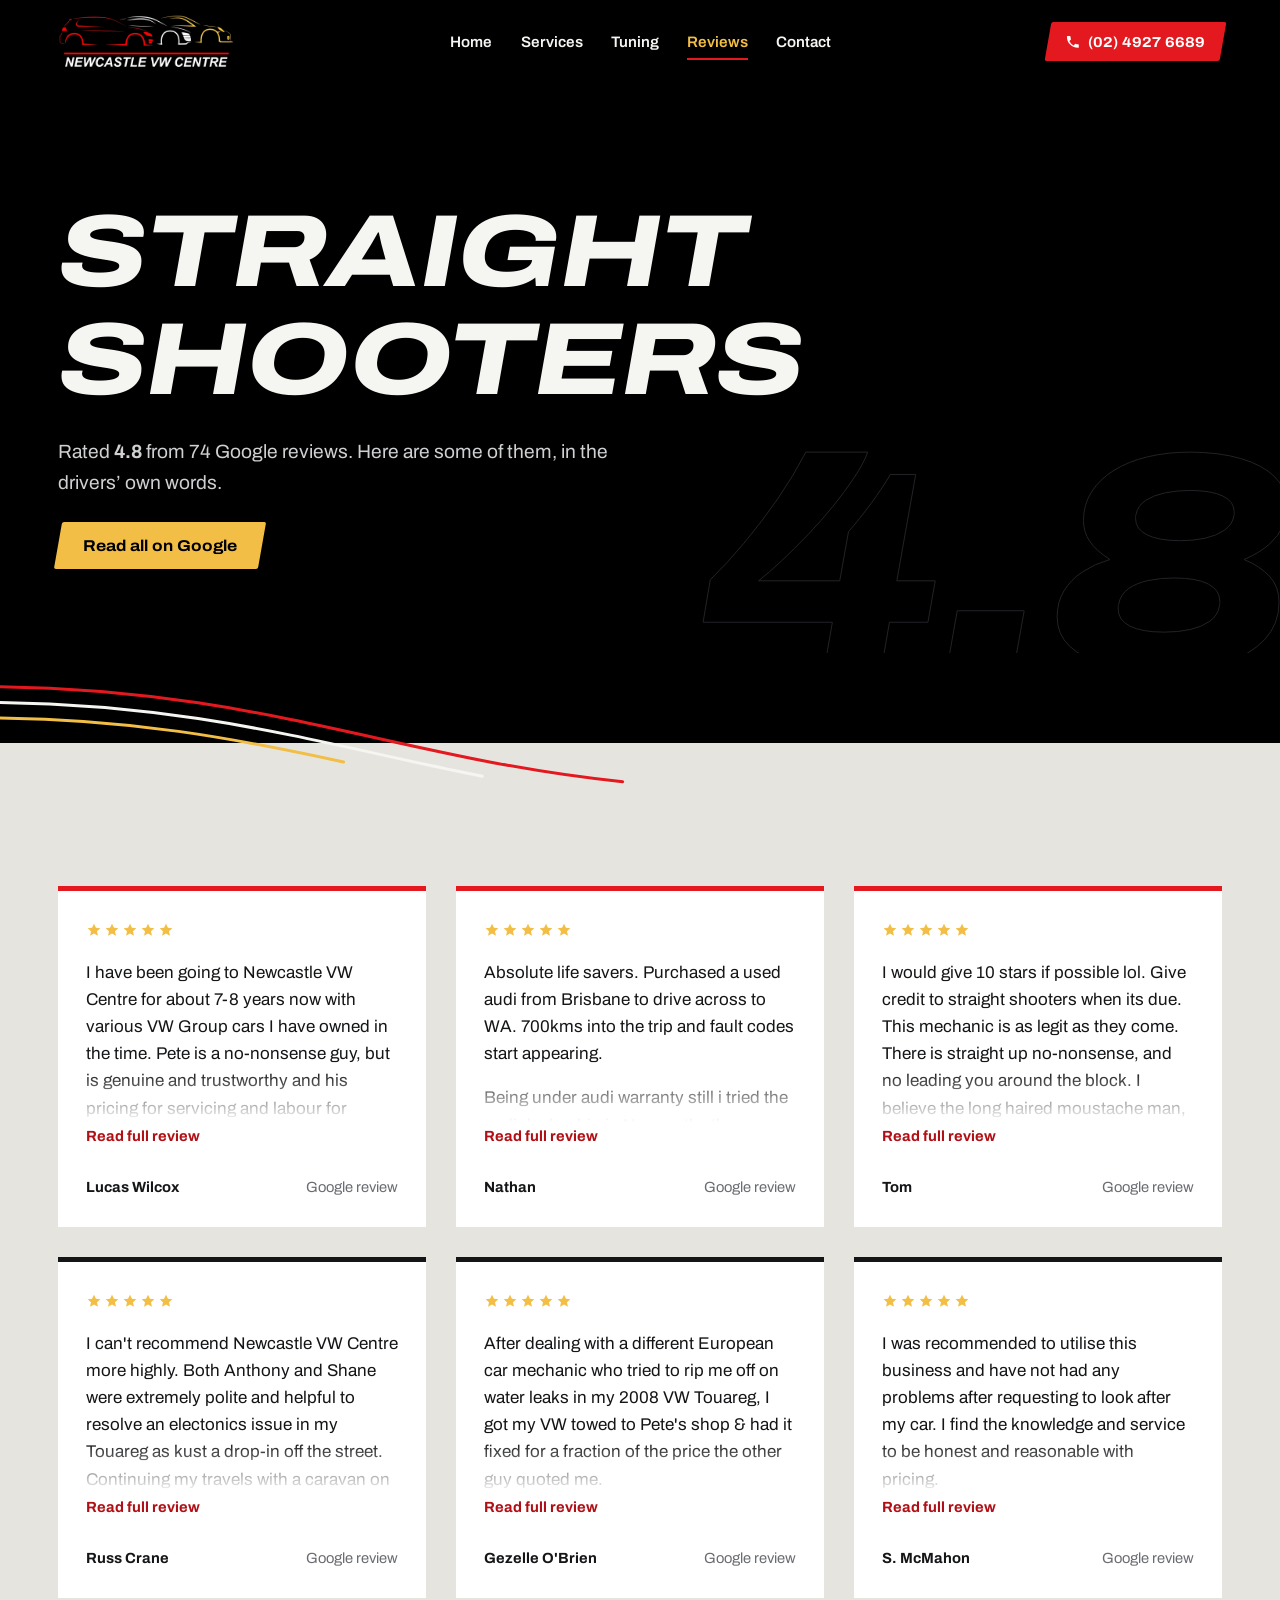
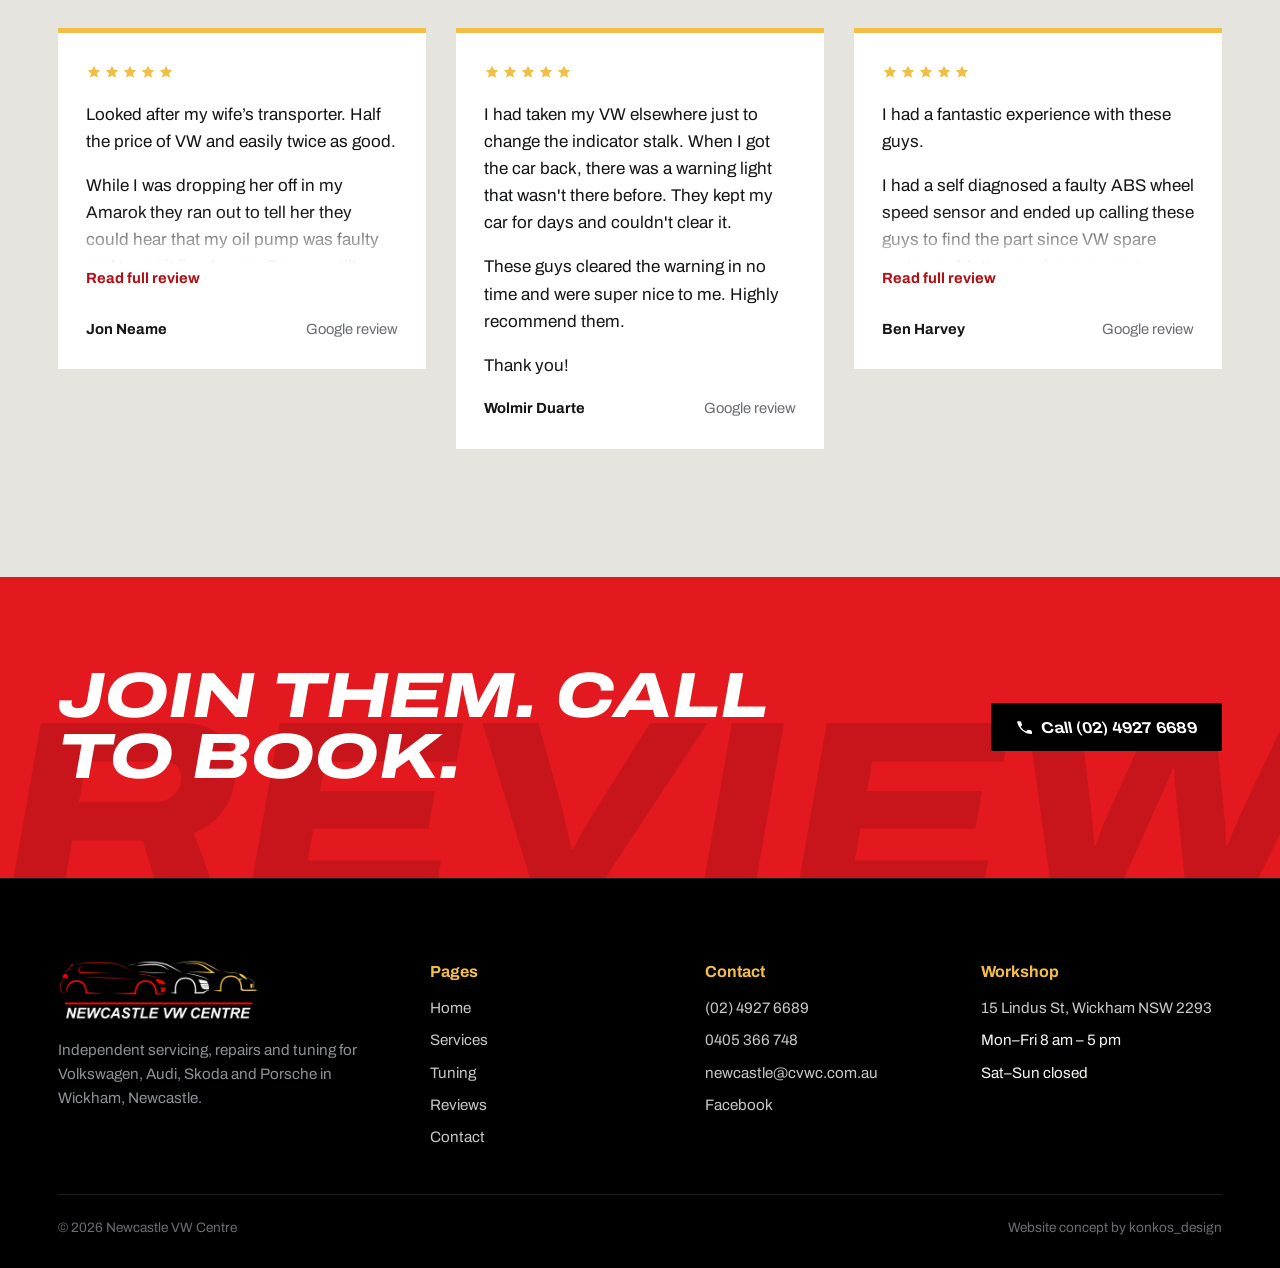
<file: reviews.html>
<!doctype html>
<html lang="en-AU" class="no-js">
<head>
<meta charset="utf-8">
<meta name="viewport" content="width=device-width, initial-scale=1, viewport-fit=cover">
<meta name="robots" content="noindex, nofollow">
<title>Reviews — Newcastle VW Centre</title>
<meta name="description" content="Rated 4.8 from 74 Google reviews. Read what Newcastle drivers say about Newcastle VW Centre.">
<meta name="theme-color" content="#000000">
<link rel="canonical" href="https://konkos-design.github.io/newcastle-vw-centre/reviews.html">
<meta property="og:type" content="website">
<meta property="og:site_name" content="Newcastle VW Centre">
<meta property="og:title" content="Reviews — Newcastle VW Centre">
<meta property="og:description" content="Rated 4.8 from 74 Google reviews. Read what Newcastle drivers say about Newcastle VW Centre.">
<meta property="og:url" content="https://konkos-design.github.io/newcastle-vw-centre/reviews.html">
<meta property="og:image" content="https://konkos-design.github.io/newcastle-vw-centre/img/og-image.jpg">
<meta property="og:image:width" content="1200">
<meta property="og:image:height" content="630">
<meta property="og:locale" content="en_AU">
<meta name="twitter:card" content="summary_large_image">
<meta name="twitter:title" content="Reviews — Newcastle VW Centre">
<meta name="twitter:description" content="Rated 4.8 from 74 Google reviews. Read what Newcastle drivers say about Newcastle VW Centre.">
<meta name="twitter:image" content="https://konkos-design.github.io/newcastle-vw-centre/img/og-image.jpg">
<link rel="icon" type="image/png" sizes="64x64" href="img/favicon.png">
<link rel="apple-touch-icon" href="img/apple-touch-icon.png">
<link rel="preload" href="fonts/archivo-italic.woff2" as="font" type="font/woff2" crossorigin>
<link rel="preload" href="fonts/archivo-roman.woff2" as="font" type="font/woff2" crossorigin>
<link rel="stylesheet" href="css/style.css">
<script>document.documentElement.classList.replace('no-js','js')</script>
<script type="application/ld+json">{"@context":"https://schema.org","@type":"AutoRepair","name":"Newcastle VW Centre","telephone":"+61249276689","email":"newcastle@cvwc.com.au","address":{"@type":"PostalAddress","streetAddress":"15 Lindus St","addressLocality":"Wickham","addressRegion":"NSW","postalCode":"2293","addressCountry":"AU"},"geo":{"@type":"GeoCoordinates","latitude":-32.9219544,"longitude":151.7573235},"openingHours":"Mo-Fr 08:00-17:00","aggregateRating":{"@type":"AggregateRating","ratingValue":"4.8","reviewCount":"74"}}</script>
</head>
<body>

<a class="skip" href="#main">Skip to content</a>
<header class="hdr">
  <div class="hdr__in">
    <a class="hdr__logo" href="index.html" aria-label="Newcastle VW Centre home"><img src="img/logo.webp" width="900" height="284" alt="Newcastle VW Centre"></a>
    <nav class="nav" aria-label="Main"><a href="index.html">Home</a><a href="services.html">Services</a><a href="tuning.html">Tuning</a><a href="reviews.html" aria-current="page">Reviews</a><a href="contact.html">Contact</a></nav>
    <a class="btn hdr__call" href="tel:+61249276689"><span style="display:inline-flex;gap:.5em;align-items:center"><svg viewBox="0 0 24 24" aria-hidden="true"><path fill="currentColor" d="M6.6 10.8a15.2 15.2 0 0 0 6.6 6.6l2.2-2.2c.3-.3.7-.4 1-.2 1.1.4 2.3.6 3.6.6.6 0 1 .4 1 1V20c0 .6-.4 1-1 1A17 17 0 0 1 3 4c0-.6.4-1 1-1h3.5c.6 0 1 .4 1 1 0 1.3.2 2.5.6 3.6.1.3 0 .7-.2 1l-2.3 2.2z"/></svg>(02) 4927 6689</span></a>
    <button class="burger" aria-label="Open menu" aria-expanded="false" aria-controls="mnav"><span></span><span></span><span></span></button>
  </div>
</header>
<nav class="mnav" id="mnav" aria-label="Mobile" aria-hidden="true">
  <a class="mlink" href="index.html">Home</a><a class="mlink" href="services.html">Services</a><a class="mlink" href="tuning.html">Tuning</a><a class="mlink" href="reviews.html" aria-current="page">Reviews</a><a class="mlink" href="contact.html">Contact</a>
  <a class="btn" href="tel:+61249276689"><span style="display:inline-flex;gap:.5em;align-items:center"><svg viewBox="0 0 24 24" aria-hidden="true"><path fill="currentColor" d="M6.6 10.8a15.2 15.2 0 0 0 6.6 6.6l2.2-2.2c.3-.3.7-.4 1-.2 1.1.4 2.3.6 3.6.6.6 0 1 .4 1 1V20c0 .6-.4 1-1 1A17 17 0 0 1 3 4c0-.6.4-1 1-1h3.5c.6 0 1 .4 1 1 0 1.3.2 2.5.6 3.6.1.3 0 .7-.2 1l-2.3 2.2z"/></svg>Call (02) 4927 6689</span></a>
  <p class="mnav__meta">15 Lindus St, Wickham NSW 2293<br>Mon–Fri 8 am – 5 pm</p>
</nav>
<main id="main">

<section class="phero" aria-labelledby="p-h">
  <div class="phero__ghost" aria-hidden="true">4.8</div>
  <div class="wrap">
    <h1 id="p-h"><span class="ln"><span>Straight</span></span><span class="ln"><span>shooters</span></span></h1>
    <p class="lede" data-hero>Rated <b data-count="4.8">4.8</b> from 74 Google reviews. Here are some of them, in the drivers’ own words.</p>
    <p data-hero style="margin-top:24px"><a class="btn btn--gold" href="https://www.google.com/maps/place/Newcastle+VW+centre/@-32.9219544,151.7573235,17z/data=!4m6!3m5!1s0x6b73157866e362e5:0x8a7a8220d58753b7!8m2!3d-32.9219544!4d151.7573235!16s%2Fg%2F11jwc619n7" target="_blank" rel="noopener"><span>Read all on Google</span></a></p>
  </div>
</section>
<div class="lane lane--light"><svg class="trio" viewBox="0 0 1440 160" preserveAspectRatio="none" aria-hidden="true"><path class="r" d="M-20 30 C 360 30, 520 130, 900 120 S 1300 40, 1460 60"/><path class="w" d="M-20 44 C 360 44, 520 144, 900 134 S 1300 54, 1460 74"/><path class="g" d="M-20 58 C 360 58, 520 158, 900 148 S 1300 68, 1460 88"/></svg></div>
<section class="light sec" style="padding-top:clamp(40px,5vw,70px)" aria-label="Customer reviews">
  <div class="wrap"><div class="wall"><article class="rv" data-reveal><span class="stars" aria-label="5 out of 5 stars"><svg viewBox="0 0 24 24" aria-hidden="true"><path fill="currentColor" d="m12 2.5 2.9 6.2 6.6.7-5 4.5 1.4 6.6L12 17.2l-5.9 3.3 1.4-6.6-5-4.5 6.6-.7z"/></svg><svg viewBox="0 0 24 24" aria-hidden="true"><path fill="currentColor" d="m12 2.5 2.9 6.2 6.6.7-5 4.5 1.4 6.6L12 17.2l-5.9 3.3 1.4-6.6-5-4.5 6.6-.7z"/></svg><svg viewBox="0 0 24 24" aria-hidden="true"><path fill="currentColor" d="m12 2.5 2.9 6.2 6.6.7-5 4.5 1.4 6.6L12 17.2l-5.9 3.3 1.4-6.6-5-4.5 6.6-.7z"/></svg><svg viewBox="0 0 24 24" aria-hidden="true"><path fill="currentColor" d="m12 2.5 2.9 6.2 6.6.7-5 4.5 1.4 6.6L12 17.2l-5.9 3.3 1.4-6.6-5-4.5 6.6-.7z"/></svg><svg viewBox="0 0 24 24" aria-hidden="true"><path fill="currentColor" d="m12 2.5 2.9 6.2 6.6.7-5 4.5 1.4 6.6L12 17.2l-5.9 3.3 1.4-6.6-5-4.5 6.6-.7z"/></svg></span><blockquote><div class="more"><p>I have been going to Newcastle VW Centre for about 7-8 years now with various VW Group cars I have owned in the time. Pete is a no-nonsense guy, but is genuine and trustworthy and his pricing for servicing and labour for repairs is realistic and sensible.</p><p>I&#x27;ve had both regular logbook servicing, as well as modifications and repairs (eg rear main seal &amp; waterpump etc) carried out in this time. I will continue to use Newcastle VW Centre over the VW/Audi dealership any day of the week, as it&#x27;s far more convenient and easy to deal with, and when you pick up your car, you are talking to the guys who did the work which is always reassuring.</p></div><button class="readmore" aria-expanded="false">Read full review</button></blockquote><footer><b>Lucas Wilcox</b><span>Google review</span></footer></article><article class="rv" data-reveal><span class="stars" aria-label="5 out of 5 stars"><svg viewBox="0 0 24 24" aria-hidden="true"><path fill="currentColor" d="m12 2.5 2.9 6.2 6.6.7-5 4.5 1.4 6.6L12 17.2l-5.9 3.3 1.4-6.6-5-4.5 6.6-.7z"/></svg><svg viewBox="0 0 24 24" aria-hidden="true"><path fill="currentColor" d="m12 2.5 2.9 6.2 6.6.7-5 4.5 1.4 6.6L12 17.2l-5.9 3.3 1.4-6.6-5-4.5 6.6-.7z"/></svg><svg viewBox="0 0 24 24" aria-hidden="true"><path fill="currentColor" d="m12 2.5 2.9 6.2 6.6.7-5 4.5 1.4 6.6L12 17.2l-5.9 3.3 1.4-6.6-5-4.5 6.6-.7z"/></svg><svg viewBox="0 0 24 24" aria-hidden="true"><path fill="currentColor" d="m12 2.5 2.9 6.2 6.6.7-5 4.5 1.4 6.6L12 17.2l-5.9 3.3 1.4-6.6-5-4.5 6.6-.7z"/></svg><svg viewBox="0 0 24 24" aria-hidden="true"><path fill="currentColor" d="m12 2.5 2.9 6.2 6.6.7-5 4.5 1.4 6.6L12 17.2l-5.9 3.3 1.4-6.6-5-4.5 6.6-.7z"/></svg></span><blockquote><div class="more"><p>I can&#x27;t recommend Newcastle VW Centre more highly. Both Anthony and Shane were extremely polite and helpful to resolve an electonics issue in my Touareg as kust a drop-in off the street. Continuing my travels with a caravan on the back was looking very precarious until the guys very quickly identified the issue and made the necessary repairs. And they only charged for the part, all the time and labour were free!</p><p>Thanks guys, you have an awesome VW repair centre!!</p></div><button class="readmore" aria-expanded="false">Read full review</button></blockquote><footer><b>Russ Crane</b><span>Google review</span></footer></article><article class="rv" data-reveal><span class="stars" aria-label="5 out of 5 stars"><svg viewBox="0 0 24 24" aria-hidden="true"><path fill="currentColor" d="m12 2.5 2.9 6.2 6.6.7-5 4.5 1.4 6.6L12 17.2l-5.9 3.3 1.4-6.6-5-4.5 6.6-.7z"/></svg><svg viewBox="0 0 24 24" aria-hidden="true"><path fill="currentColor" d="m12 2.5 2.9 6.2 6.6.7-5 4.5 1.4 6.6L12 17.2l-5.9 3.3 1.4-6.6-5-4.5 6.6-.7z"/></svg><svg viewBox="0 0 24 24" aria-hidden="true"><path fill="currentColor" d="m12 2.5 2.9 6.2 6.6.7-5 4.5 1.4 6.6L12 17.2l-5.9 3.3 1.4-6.6-5-4.5 6.6-.7z"/></svg><svg viewBox="0 0 24 24" aria-hidden="true"><path fill="currentColor" d="m12 2.5 2.9 6.2 6.6.7-5 4.5 1.4 6.6L12 17.2l-5.9 3.3 1.4-6.6-5-4.5 6.6-.7z"/></svg><svg viewBox="0 0 24 24" aria-hidden="true"><path fill="currentColor" d="m12 2.5 2.9 6.2 6.6.7-5 4.5 1.4 6.6L12 17.2l-5.9 3.3 1.4-6.6-5-4.5 6.6-.7z"/></svg></span><blockquote><div class="more"><p>Looked after my wife’s transporter. Half the price of VW and easily twice as good.</p><p>While I was dropping her off in my Amarok they ran out to tell her they could hear that my oil pump was faulty and to get it fixed asap. Car was still under warranty and got it fixed for free. Saved me a fortune and made nothing from it themselves. They know their stuff.</p></div><button class="readmore" aria-expanded="false">Read full review</button></blockquote><footer><b>Jon Neame</b><span>Google review</span></footer></article><article class="rv" data-reveal><span class="stars" aria-label="5 out of 5 stars"><svg viewBox="0 0 24 24" aria-hidden="true"><path fill="currentColor" d="m12 2.5 2.9 6.2 6.6.7-5 4.5 1.4 6.6L12 17.2l-5.9 3.3 1.4-6.6-5-4.5 6.6-.7z"/></svg><svg viewBox="0 0 24 24" aria-hidden="true"><path fill="currentColor" d="m12 2.5 2.9 6.2 6.6.7-5 4.5 1.4 6.6L12 17.2l-5.9 3.3 1.4-6.6-5-4.5 6.6-.7z"/></svg><svg viewBox="0 0 24 24" aria-hidden="true"><path fill="currentColor" d="m12 2.5 2.9 6.2 6.6.7-5 4.5 1.4 6.6L12 17.2l-5.9 3.3 1.4-6.6-5-4.5 6.6-.7z"/></svg><svg viewBox="0 0 24 24" aria-hidden="true"><path fill="currentColor" d="m12 2.5 2.9 6.2 6.6.7-5 4.5 1.4 6.6L12 17.2l-5.9 3.3 1.4-6.6-5-4.5 6.6-.7z"/></svg><svg viewBox="0 0 24 24" aria-hidden="true"><path fill="currentColor" d="m12 2.5 2.9 6.2 6.6.7-5 4.5 1.4 6.6L12 17.2l-5.9 3.3 1.4-6.6-5-4.5 6.6-.7z"/></svg></span><blockquote><div class="more"><p>Absolute life savers. Purchased a used audi from Brisbane to drive across to WA. 700kms into the trip and fault codes start appearing.</p><p>Being under audi warranty still i tried the audi dealership in Newcastle, they couldn&#x27;t be any less helpful.</p><p>Called Newcastle VW centre and explained my situation they said bring it straight down. Pulled into the yard they had the laptop ready to go.</p><p>Thankfully just a faulty 02 sensor, they ran me through all the previous codes and sent me on my way without charge.</p><p>Thanks to these guys I finished the 7000km trip without having to worry about any issues.</p></div><button class="readmore" aria-expanded="false">Read full review</button></blockquote><footer><b>Nathan</b><span>Google review</span></footer></article><article class="rv" data-reveal><span class="stars" aria-label="5 out of 5 stars"><svg viewBox="0 0 24 24" aria-hidden="true"><path fill="currentColor" d="m12 2.5 2.9 6.2 6.6.7-5 4.5 1.4 6.6L12 17.2l-5.9 3.3 1.4-6.6-5-4.5 6.6-.7z"/></svg><svg viewBox="0 0 24 24" aria-hidden="true"><path fill="currentColor" d="m12 2.5 2.9 6.2 6.6.7-5 4.5 1.4 6.6L12 17.2l-5.9 3.3 1.4-6.6-5-4.5 6.6-.7z"/></svg><svg viewBox="0 0 24 24" aria-hidden="true"><path fill="currentColor" d="m12 2.5 2.9 6.2 6.6.7-5 4.5 1.4 6.6L12 17.2l-5.9 3.3 1.4-6.6-5-4.5 6.6-.7z"/></svg><svg viewBox="0 0 24 24" aria-hidden="true"><path fill="currentColor" d="m12 2.5 2.9 6.2 6.6.7-5 4.5 1.4 6.6L12 17.2l-5.9 3.3 1.4-6.6-5-4.5 6.6-.7z"/></svg><svg viewBox="0 0 24 24" aria-hidden="true"><path fill="currentColor" d="m12 2.5 2.9 6.2 6.6.7-5 4.5 1.4 6.6L12 17.2l-5.9 3.3 1.4-6.6-5-4.5 6.6-.7z"/></svg></span><blockquote><div class="more"><p>After dealing with a different European car mechanic who tried to rip me off on water leaks in my 2008 VW Touareg, I got my VW towed to Pete&#x27;s shop &amp; had it fixed for a fraction of the price the other guy quoted me.</p><p>Genuine, excellent service, affordable pricing &amp; honest. Highly recommended.</p><p>Thankyou Pete.</p></div><button class="readmore" aria-expanded="false">Read full review</button></blockquote><footer><b>Gezelle O&#x27;Brien</b><span>Google review</span></footer></article><article class="rv" data-reveal><span class="stars" aria-label="5 out of 5 stars"><svg viewBox="0 0 24 24" aria-hidden="true"><path fill="currentColor" d="m12 2.5 2.9 6.2 6.6.7-5 4.5 1.4 6.6L12 17.2l-5.9 3.3 1.4-6.6-5-4.5 6.6-.7z"/></svg><svg viewBox="0 0 24 24" aria-hidden="true"><path fill="currentColor" d="m12 2.5 2.9 6.2 6.6.7-5 4.5 1.4 6.6L12 17.2l-5.9 3.3 1.4-6.6-5-4.5 6.6-.7z"/></svg><svg viewBox="0 0 24 24" aria-hidden="true"><path fill="currentColor" d="m12 2.5 2.9 6.2 6.6.7-5 4.5 1.4 6.6L12 17.2l-5.9 3.3 1.4-6.6-5-4.5 6.6-.7z"/></svg><svg viewBox="0 0 24 24" aria-hidden="true"><path fill="currentColor" d="m12 2.5 2.9 6.2 6.6.7-5 4.5 1.4 6.6L12 17.2l-5.9 3.3 1.4-6.6-5-4.5 6.6-.7z"/></svg><svg viewBox="0 0 24 24" aria-hidden="true"><path fill="currentColor" d="m12 2.5 2.9 6.2 6.6.7-5 4.5 1.4 6.6L12 17.2l-5.9 3.3 1.4-6.6-5-4.5 6.6-.7z"/></svg></span><blockquote><p>I had taken my VW elsewhere just to change the indicator stalk. When I got the car back, there was a warning light that wasn&#x27;t there before. They kept my car for days and couldn&#x27;t clear it.</p><p>These guys cleared the warning in no time and were super nice to me. Highly recommend them.</p><p>Thank you!</p></blockquote><footer><b>Wolmir Duarte</b><span>Google review</span></footer></article><article class="rv" data-reveal><span class="stars" aria-label="5 out of 5 stars"><svg viewBox="0 0 24 24" aria-hidden="true"><path fill="currentColor" d="m12 2.5 2.9 6.2 6.6.7-5 4.5 1.4 6.6L12 17.2l-5.9 3.3 1.4-6.6-5-4.5 6.6-.7z"/></svg><svg viewBox="0 0 24 24" aria-hidden="true"><path fill="currentColor" d="m12 2.5 2.9 6.2 6.6.7-5 4.5 1.4 6.6L12 17.2l-5.9 3.3 1.4-6.6-5-4.5 6.6-.7z"/></svg><svg viewBox="0 0 24 24" aria-hidden="true"><path fill="currentColor" d="m12 2.5 2.9 6.2 6.6.7-5 4.5 1.4 6.6L12 17.2l-5.9 3.3 1.4-6.6-5-4.5 6.6-.7z"/></svg><svg viewBox="0 0 24 24" aria-hidden="true"><path fill="currentColor" d="m12 2.5 2.9 6.2 6.6.7-5 4.5 1.4 6.6L12 17.2l-5.9 3.3 1.4-6.6-5-4.5 6.6-.7z"/></svg><svg viewBox="0 0 24 24" aria-hidden="true"><path fill="currentColor" d="m12 2.5 2.9 6.2 6.6.7-5 4.5 1.4 6.6L12 17.2l-5.9 3.3 1.4-6.6-5-4.5 6.6-.7z"/></svg></span><blockquote><div class="more"><p>I would give 10 stars if possible lol. Give credit to straight shooters when its due. This mechanic is as legit as they come. There is straight up no-nonsense, and no leading you around the block. I believe the long haired moustache man, lol, is the owner. Super relaxed and approachable person. Much respect! Honesty is always the best policy imo.</p></div><button class="readmore" aria-expanded="false">Read full review</button></blockquote><footer><b>Tom</b><span>Google review</span></footer></article><article class="rv" data-reveal><span class="stars" aria-label="5 out of 5 stars"><svg viewBox="0 0 24 24" aria-hidden="true"><path fill="currentColor" d="m12 2.5 2.9 6.2 6.6.7-5 4.5 1.4 6.6L12 17.2l-5.9 3.3 1.4-6.6-5-4.5 6.6-.7z"/></svg><svg viewBox="0 0 24 24" aria-hidden="true"><path fill="currentColor" d="m12 2.5 2.9 6.2 6.6.7-5 4.5 1.4 6.6L12 17.2l-5.9 3.3 1.4-6.6-5-4.5 6.6-.7z"/></svg><svg viewBox="0 0 24 24" aria-hidden="true"><path fill="currentColor" d="m12 2.5 2.9 6.2 6.6.7-5 4.5 1.4 6.6L12 17.2l-5.9 3.3 1.4-6.6-5-4.5 6.6-.7z"/></svg><svg viewBox="0 0 24 24" aria-hidden="true"><path fill="currentColor" d="m12 2.5 2.9 6.2 6.6.7-5 4.5 1.4 6.6L12 17.2l-5.9 3.3 1.4-6.6-5-4.5 6.6-.7z"/></svg><svg viewBox="0 0 24 24" aria-hidden="true"><path fill="currentColor" d="m12 2.5 2.9 6.2 6.6.7-5 4.5 1.4 6.6L12 17.2l-5.9 3.3 1.4-6.6-5-4.5 6.6-.7z"/></svg></span><blockquote><div class="more"><p>I was recommended to utilise this business and have not had any problems after requesting to look after my car. I find the knowledge and service to be honest and reasonable with pricing.</p><p>I would also recommend you bring your vehicle to this business though you will need to book a head due to your busy they are.</p></div><button class="readmore" aria-expanded="false">Read full review</button></blockquote><footer><b>S. McMahon</b><span>Google review</span></footer></article><article class="rv" data-reveal><span class="stars" aria-label="5 out of 5 stars"><svg viewBox="0 0 24 24" aria-hidden="true"><path fill="currentColor" d="m12 2.5 2.9 6.2 6.6.7-5 4.5 1.4 6.6L12 17.2l-5.9 3.3 1.4-6.6-5-4.5 6.6-.7z"/></svg><svg viewBox="0 0 24 24" aria-hidden="true"><path fill="currentColor" d="m12 2.5 2.9 6.2 6.6.7-5 4.5 1.4 6.6L12 17.2l-5.9 3.3 1.4-6.6-5-4.5 6.6-.7z"/></svg><svg viewBox="0 0 24 24" aria-hidden="true"><path fill="currentColor" d="m12 2.5 2.9 6.2 6.6.7-5 4.5 1.4 6.6L12 17.2l-5.9 3.3 1.4-6.6-5-4.5 6.6-.7z"/></svg><svg viewBox="0 0 24 24" aria-hidden="true"><path fill="currentColor" d="m12 2.5 2.9 6.2 6.6.7-5 4.5 1.4 6.6L12 17.2l-5.9 3.3 1.4-6.6-5-4.5 6.6-.7z"/></svg><svg viewBox="0 0 24 24" aria-hidden="true"><path fill="currentColor" d="m12 2.5 2.9 6.2 6.6.7-5 4.5 1.4 6.6L12 17.2l-5.9 3.3 1.4-6.6-5-4.5 6.6-.7z"/></svg></span><blockquote><div class="more"><p>I had a fantastic experience with these guys.</p><p>I had a self diagnosed a faulty ABS wheel speed sensor and ended up calling these guys to find the part since VW spare parts wouldn&#x27;t even give me a part number, just a price with no stock on hand…</p><p>Called these guys, fed them the info. &quot;yep we&#x27;ve got those in stock&quot;…</p><p>The tech who installed it knows his stuff and I watched him effortless pop the electrical connectors off without taking the wheels off even…</p><p>The owner / mech-tech was even nice enough to plug me into a few tips and tricks for the VCDS software since I had my unit plugged in when he went to clear my DTCS codes.…</p><p>You made a customer out of me in one quick trip.</p><p>I know where to bring my complex computer on wheels.</p></div><button class="readmore" aria-expanded="false">Read full review</button></blockquote><footer><b>Ben Harvey</b><span>Google review</span></footer></article></div></div>
</section>
<section class="band">
  <div class="band__ghost" aria-hidden="true">Reviews</div>
  <div class="wrap">
    <h2 data-reveal>Join them. Call to book.</h2>
    <a class="btn" href="tel:+61249276689" data-reveal data-delay="120"><span style="display:inline-flex;gap:.5em;align-items:center"><svg viewBox="0 0 24 24" aria-hidden="true"><path fill="currentColor" d="M6.6 10.8a15.2 15.2 0 0 0 6.6 6.6l2.2-2.2c.3-.3.7-.4 1-.2 1.1.4 2.3.6 3.6.6.6 0 1 .4 1 1V20c0 .6-.4 1-1 1A17 17 0 0 1 3 4c0-.6.4-1 1-1h3.5c.6 0 1 .4 1 1 0 1.3.2 2.5.6 3.6.1.3 0 .7-.2 1l-2.3 2.2z"/></svg>Call (02) 4927 6689</span></a>
  </div>
</section>

</main>
<footer class="ftr">
  <div class="wrap">
    <div class="ftr__grid">
      <div>
        <img class="ftr__logo" src="img/logo.webp" width="900" height="284" alt="Newcastle VW Centre" loading="lazy">
        <p class="muted" style="margin-top:16px">Independent servicing, repairs and tuning for Volkswagen, Audi, Skoda and Porsche in Wickham, Newcastle.</p>
      </div>
      <div><h4>Pages</h4><ul><li><a href="index.html">Home</a></li><li><a href="services.html">Services</a></li><li><a href="tuning.html">Tuning</a></li><li><a href="reviews.html">Reviews</a></li><li><a href="contact.html">Contact</a></li></ul></div>
      <div><h4>Contact</h4><ul>
        <li><a href="tel:+61249276689">(02) 4927 6689</a></li>
        <li><a href="tel:+61405366748">0405 366 748</a></li>
        <li><a href="mailto:newcastle@cvwc.com.au">newcastle@cvwc.com.au</a></li>
        <li><a href="https://www.facebook.com/NewcastleVWCentre/" target="_blank" rel="noopener">Facebook</a></li>
      </ul></div>
      <div><h4>Workshop</h4><ul>
        <li><a href="https://www.google.com/maps/place/Newcastle+VW+centre/@-32.9219544,151.7573235,17z/data=!4m6!3m5!1s0x6b73157866e362e5:0x8a7a8220d58753b7!8m2!3d-32.9219544!4d151.7573235!16s%2Fg%2F11jwc619n7" target="_blank" rel="noopener">15 Lindus St, Wickham NSW 2293</a></li>
        <li>Mon–Fri 8 am – 5 pm</li>
        <li>Sat–Sun closed</li>
      </ul></div>
    </div>
    <div class="ftr__base"><span>© <span data-year>2026</span> Newcastle VW Centre</span><span>Website concept by konkos_design</span></div>
  </div>
</footer>
<a class="fcall" href="tel:+61249276689" aria-label="Call Newcastle VW Centre"><svg viewBox="0 0 24 24" aria-hidden="true"><path fill="currentColor" d="M6.6 10.8a15.2 15.2 0 0 0 6.6 6.6l2.2-2.2c.3-.3.7-.4 1-.2 1.1.4 2.3.6 3.6.6.6 0 1 .4 1 1V20c0 .6-.4 1-1 1A17 17 0 0 1 3 4c0-.6.4-1 1-1h3.5c.6 0 1 .4 1 1 0 1.3.2 2.5.6 3.6.1.3 0 .7-.2 1l-2.3 2.2z"/></svg></a>
<script src="js/main.js" defer></script>
</body>
</html>
</file>
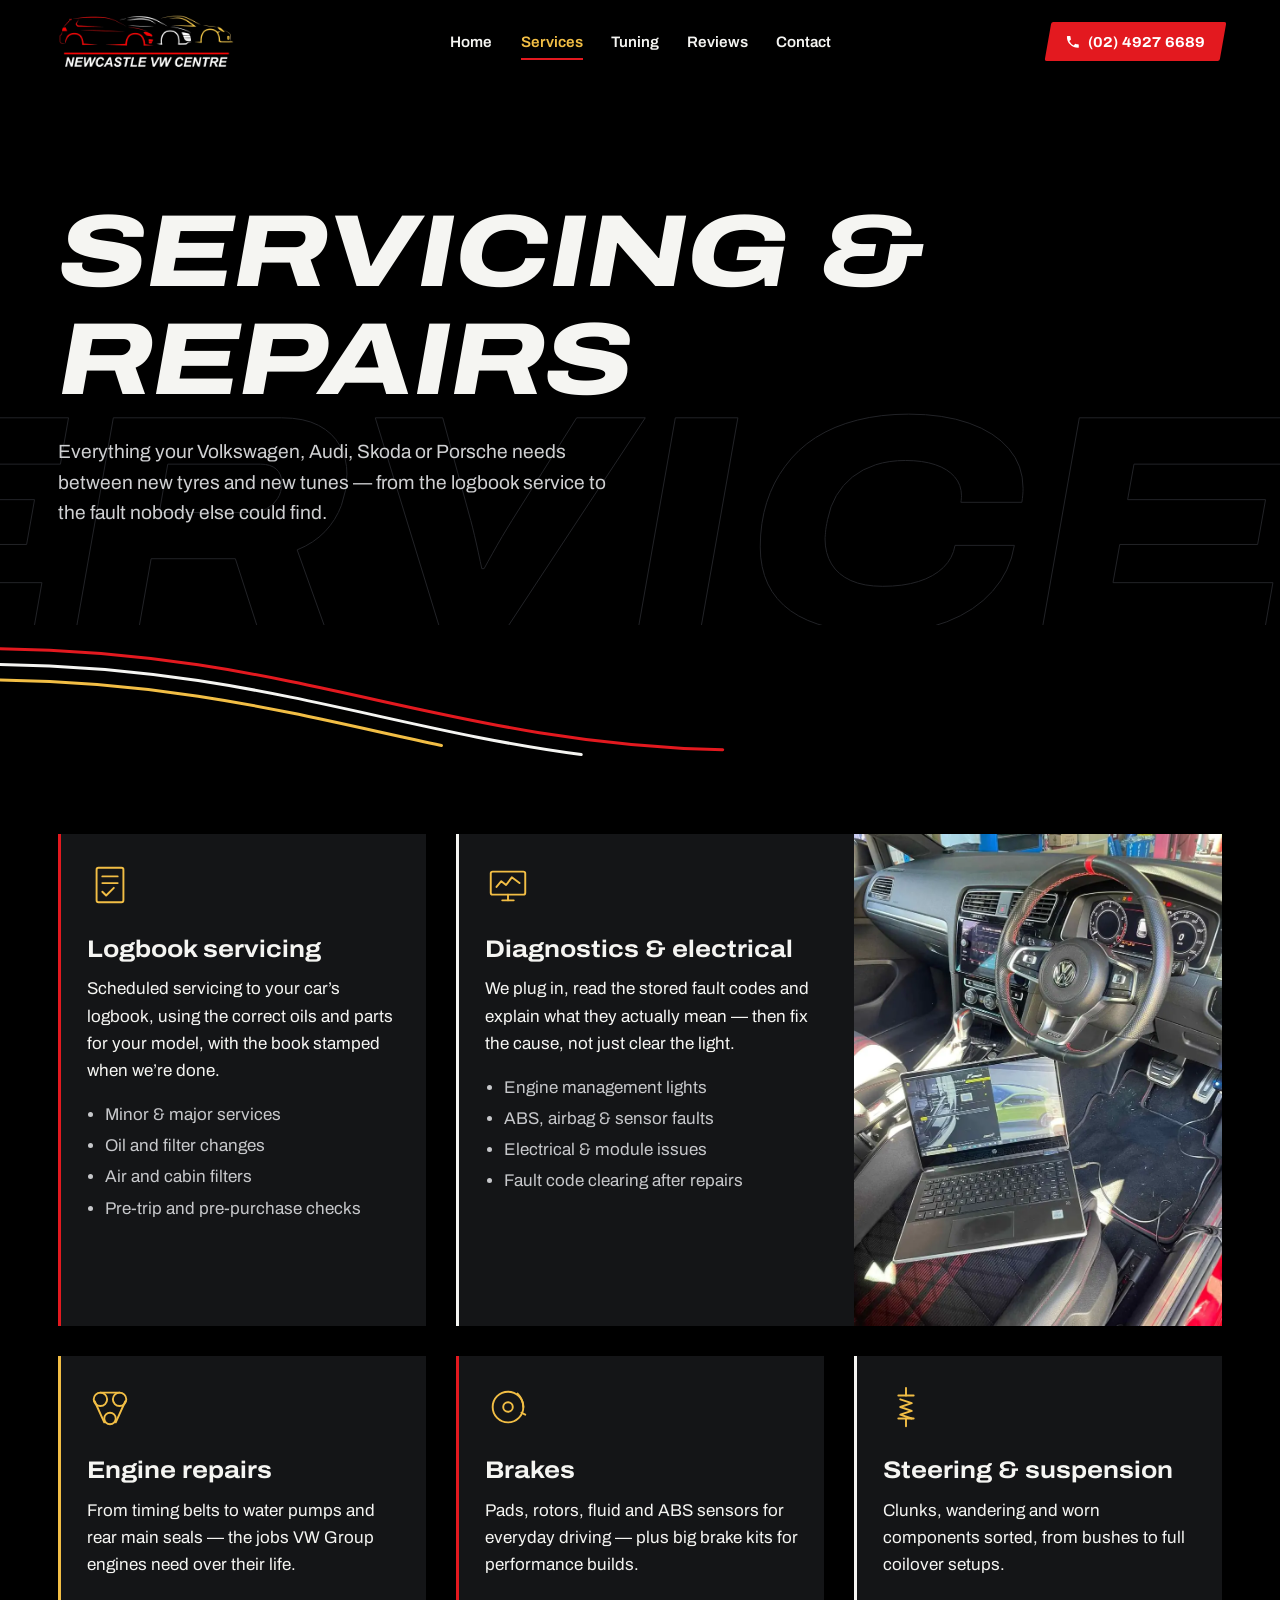
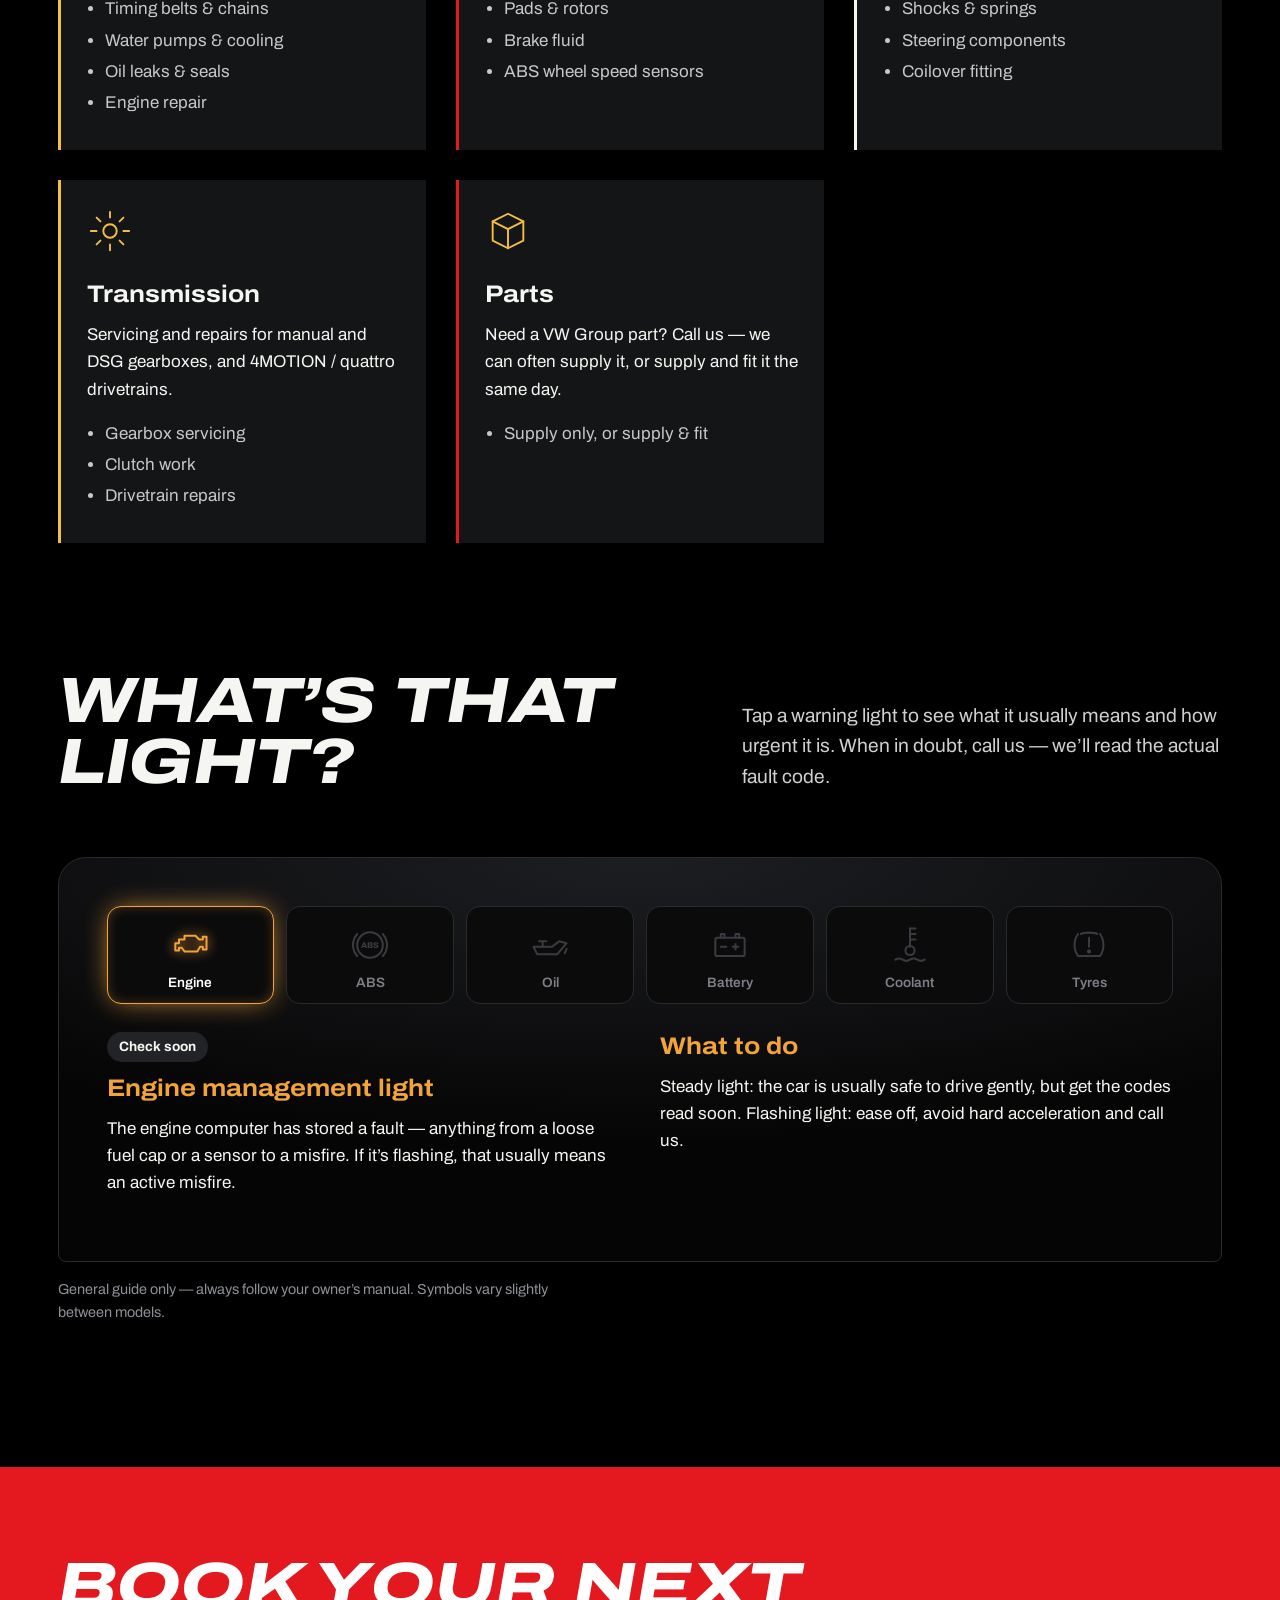
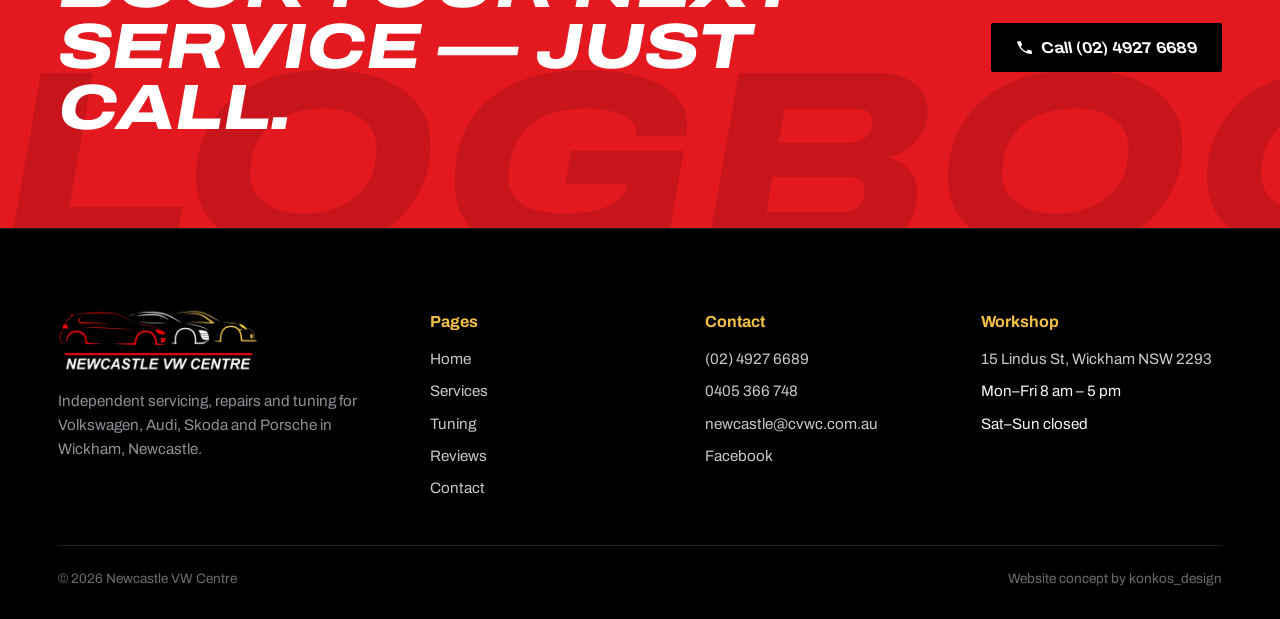
<file: services.html>
<!doctype html>
<html lang="en-AU" class="no-js">
<head>
<meta charset="utf-8">
<meta name="viewport" content="width=device-width, initial-scale=1, viewport-fit=cover">
<meta name="robots" content="noindex, nofollow">
<title>Servicing &amp; repairs — Newcastle VW Centre</title>
<meta name="description" content="Logbook servicing, diagnostics, engine, brake, suspension and transmission repairs for VW Group cars in Wickham, Newcastle.">
<meta name="theme-color" content="#000000">
<link rel="canonical" href="https://konkos-design.github.io/newcastle-vw-centre/services.html">
<meta property="og:type" content="website">
<meta property="og:site_name" content="Newcastle VW Centre">
<meta property="og:title" content="Servicing &amp; repairs — Newcastle VW Centre">
<meta property="og:description" content="Logbook servicing, diagnostics, engine, brake, suspension and transmission repairs for VW Group cars in Wickham, Newcastle.">
<meta property="og:url" content="https://konkos-design.github.io/newcastle-vw-centre/services.html">
<meta property="og:image" content="https://konkos-design.github.io/newcastle-vw-centre/img/og-image.jpg">
<meta property="og:image:width" content="1200">
<meta property="og:image:height" content="630">
<meta property="og:locale" content="en_AU">
<meta name="twitter:card" content="summary_large_image">
<meta name="twitter:title" content="Servicing &amp; repairs — Newcastle VW Centre">
<meta name="twitter:description" content="Logbook servicing, diagnostics, engine, brake, suspension and transmission repairs for VW Group cars in Wickham, Newcastle.">
<meta name="twitter:image" content="https://konkos-design.github.io/newcastle-vw-centre/img/og-image.jpg">
<link rel="icon" type="image/png" sizes="64x64" href="img/favicon.png">
<link rel="apple-touch-icon" href="img/apple-touch-icon.png">
<link rel="preload" href="fonts/archivo-italic.woff2" as="font" type="font/woff2" crossorigin>
<link rel="preload" href="fonts/archivo-roman.woff2" as="font" type="font/woff2" crossorigin>
<link rel="stylesheet" href="css/style.css">
<script>document.documentElement.classList.replace('no-js','js')</script>
<script type="application/ld+json">{"@context":"https://schema.org","@type":"AutoRepair","name":"Newcastle VW Centre","telephone":"+61249276689","email":"newcastle@cvwc.com.au","address":{"@type":"PostalAddress","streetAddress":"15 Lindus St","addressLocality":"Wickham","addressRegion":"NSW","postalCode":"2293","addressCountry":"AU"},"geo":{"@type":"GeoCoordinates","latitude":-32.9219544,"longitude":151.7573235},"openingHours":"Mo-Fr 08:00-17:00","aggregateRating":{"@type":"AggregateRating","ratingValue":"4.8","reviewCount":"74"}}</script>
</head>
<body>

<a class="skip" href="#main">Skip to content</a>
<header class="hdr">
  <div class="hdr__in">
    <a class="hdr__logo" href="index.html" aria-label="Newcastle VW Centre home"><img src="img/logo.webp" width="900" height="284" alt="Newcastle VW Centre"></a>
    <nav class="nav" aria-label="Main"><a href="index.html">Home</a><a href="services.html" aria-current="page">Services</a><a href="tuning.html">Tuning</a><a href="reviews.html">Reviews</a><a href="contact.html">Contact</a></nav>
    <a class="btn hdr__call" href="tel:+61249276689"><span style="display:inline-flex;gap:.5em;align-items:center"><svg viewBox="0 0 24 24" aria-hidden="true"><path fill="currentColor" d="M6.6 10.8a15.2 15.2 0 0 0 6.6 6.6l2.2-2.2c.3-.3.7-.4 1-.2 1.1.4 2.3.6 3.6.6.6 0 1 .4 1 1V20c0 .6-.4 1-1 1A17 17 0 0 1 3 4c0-.6.4-1 1-1h3.5c.6 0 1 .4 1 1 0 1.3.2 2.5.6 3.6.1.3 0 .7-.2 1l-2.3 2.2z"/></svg>(02) 4927 6689</span></a>
    <button class="burger" aria-label="Open menu" aria-expanded="false" aria-controls="mnav"><span></span><span></span><span></span></button>
  </div>
</header>
<nav class="mnav" id="mnav" aria-label="Mobile" aria-hidden="true">
  <a class="mlink" href="index.html">Home</a><a class="mlink" href="services.html" aria-current="page">Services</a><a class="mlink" href="tuning.html">Tuning</a><a class="mlink" href="reviews.html">Reviews</a><a class="mlink" href="contact.html">Contact</a>
  <a class="btn" href="tel:+61249276689"><span style="display:inline-flex;gap:.5em;align-items:center"><svg viewBox="0 0 24 24" aria-hidden="true"><path fill="currentColor" d="M6.6 10.8a15.2 15.2 0 0 0 6.6 6.6l2.2-2.2c.3-.3.7-.4 1-.2 1.1.4 2.3.6 3.6.6.6 0 1 .4 1 1V20c0 .6-.4 1-1 1A17 17 0 0 1 3 4c0-.6.4-1 1-1h3.5c.6 0 1 .4 1 1 0 1.3.2 2.5.6 3.6.1.3 0 .7-.2 1l-2.3 2.2z"/></svg>Call (02) 4927 6689</span></a>
  <p class="mnav__meta">15 Lindus St, Wickham NSW 2293<br>Mon–Fri 8 am – 5 pm</p>
</nav>
<main id="main">

<section class="phero" aria-labelledby="p-h">
  <div class="phero__ghost" aria-hidden="true">Service</div>
  <div class="wrap">
    <h1 id="p-h"><span class="ln"><span>Servicing&nbsp;&amp;</span></span><span class="ln"><span>repairs</span></span></h1>
    <p class="lede" data-hero>Everything your Volkswagen, Audi, Skoda or Porsche needs between new tyres and new tunes — from the logbook service to the fault nobody else could find.</p>
  </div>
</section>
<div class="lane"><svg class="trio" viewBox="0 0 1440 160" preserveAspectRatio="none" aria-hidden="true"><path class="r" d="M-20 30 C 360 30, 520 130, 900 120 S 1300 40, 1460 60"/><path class="w" d="M-20 44 C 360 44, 520 144, 900 134 S 1300 54, 1460 74"/><path class="g" d="M-20 58 C 360 58, 520 158, 900 148 S 1300 68, 1460 88"/></svg></div>
<section class="sec" style="padding-top:clamp(30px,4vw,50px)" aria-label="Services">
  <div class="wrap"><div class="svc"><article class="svc__item" id="servicing" data-reveal data-delay="0"><svg class="ico" viewBox="0 0 48 48" aria-hidden="true"><rect x="10" y="6" width="28" height="36" rx="2"/><line x1="16" y1="15" x2="32" y2="15"/><line x1="16" y1="22" x2="32" y2="22"/><polyline points="16,31 20,35 28,27"/></svg><h3>Logbook servicing</h3><p>Scheduled servicing to your car’s logbook, using the correct oils and parts for your model, with the book stamped when we’re done.</p><ul><li>Minor & major services</li><li>Oil and filter changes</li><li>Air and cabin filters</li><li>Pre-trip and pre-purchase checks</li></ul></article><article class="svc__item feature" id="diagnostics" data-reveal><div class="txt"><svg class="ico" viewBox="0 0 48 48" aria-hidden="true"><rect x="6" y="10" width="36" height="24" rx="2"/><polyline points="12,26 17,20 22,24 28,16 36,22"/><line x1="18" y1="40" x2="30" y2="40"/><line x1="24" y1="34" x2="24" y2="40"/></svg><h3>Diagnostics & electrical</h3><p>We plug in, read the stored fault codes and explain what they actually mean — then fix the cause, not just clear the light.</p><ul><li>Engine management lights</li><li>ABS, airbag & sensor faults</li><li>Electrical & module issues</li><li>Fault code clearing after repairs</li></ul></div><img src="img/diagnostics.webp" alt="Diagnostic laptop connected to a Volkswagen" loading="lazy"></article><article class="svc__item" id="repairs" data-reveal data-delay="160"><svg class="ico" viewBox="0 0 48 48" aria-hidden="true"><circle cx="14" cy="16" r="7"/><circle cx="34" cy="16" r="7"/><circle cx="24" cy="36" r="6"/><path d="M8 18 L18 40 M40 18 L30 40 M14 9 L34 9"/></svg><h3>Engine repairs</h3><p>From timing belts to water pumps and rear main seals — the jobs VW Group engines need over their life.</p><ul><li>Timing belts & chains</li><li>Water pumps & cooling</li><li>Oil leaks & seals</li><li>Engine repair</li></ul></article><article class="svc__item" id="brakes" data-reveal data-delay="0"><svg class="ico" viewBox="0 0 48 48" aria-hidden="true"><circle cx="24" cy="24" r="16"/><circle cx="24" cy="24" r="5"/><path d="M34 10 a20 20 0 0 1 6 14"/><path d="M38 30 l4 2"/></svg><h3>Brakes</h3><p>Pads, rotors, fluid and ABS sensors for everyday driving — plus big brake kits for performance builds.</p><ul><li>Pads & rotors</li><li>Brake fluid</li><li>ABS wheel speed sensors</li></ul></article><article class="svc__item" id="steering" data-reveal data-delay="80"><svg class="ico" viewBox="0 0 48 48" aria-hidden="true"><line x1="24" y1="4" x2="24" y2="12"/><path d="M16 12h16M18 16l12 4-12 4 12 4-12 4 12 4"/><path d="M16 36h16"/><line x1="24" y1="36" x2="24" y2="44"/></svg><h3>Steering & suspension</h3><p>Clunks, wandering and worn components sorted, from bushes to full coilover setups.</p><ul><li>Shocks & springs</li><li>Steering components</li><li>Coilover fitting</li></ul></article><article class="svc__item" id="transmission" data-reveal data-delay="160"><svg class="ico" viewBox="0 0 48 48" aria-hidden="true"><circle cx="24" cy="24" r="7"/><path d="M24 4v6M24 38v6M4 24h6M38 24h6M10 10l4 4M34 34l4 4M10 38l4-4M34 14l4-4"/></svg><h3>Transmission</h3><p>Servicing and repairs for manual and DSG gearboxes, and 4MOTION / quattro drivetrains.</p><ul><li>Gearbox servicing</li><li>Clutch work</li><li>Drivetrain repairs</li></ul></article><article class="svc__item" id="parts" data-reveal data-delay="0"><svg class="ico" viewBox="0 0 48 48" aria-hidden="true"><path d="M8 14l16-8 16 8v20l-16 8-16-8z"/><path d="M8 14l16 8 16-8M24 22v20"/></svg><h3>Parts</h3><p>Need a VW Group part? Call us — we can often supply it, or supply and fit it the same day.</p><ul><li>Supply only, or supply & fit</li></ul></article></div></div>
</section>

<section class="sec" aria-labelledby="dash-h" style="padding-top:0">
  <div class="wrap">
    <div class="shead">
      <h2 id="dash-h" data-reveal>What’s that light?</h2>
      <p class="lede" data-reveal data-delay="100">Tap a warning light to see what it usually means and how urgent it is. When in doubt, call us — we’ll read the actual fault code.</p>
    </div>
    <div class="dash" data-reveal>
      <div class="dash__lights" role="group" aria-label="Dashboard warning lights"><button class="wl" style="--c:#f2a33a" aria-pressed="false" data-urg="Check soon" data-title="Engine management light" data-what="The engine computer has stored a fault — anything from a loose fuel cap or a sensor to a misfire. If it’s flashing, that usually means an active misfire." data-do="Steady light: the car is usually safe to drive gently, but get the codes read soon. Flashing light: ease off, avoid hard acceleration and call us."><svg viewBox="0 0 48 48" aria-hidden="true"><path d="M8 22h4v-4h6v-4h12l4 4h4v-3h4v14h-4v-3h-3l-3 5H18l-3-4h-3v3H8z"/></svg><span>Engine</span></button><button class="wl" style="--c:#f2a33a" aria-pressed="false" data-urg="Check soon" data-title="ABS warning" data-what="The anti-lock braking system has switched itself off. Normal brakes still work, but the wheels can lock under hard braking. A failed wheel speed sensor is a common cause." data-do="Drive carefully and leave extra stopping distance. We can read which sensor or module is at fault and replace it."><svg viewBox="0 0 48 48" aria-hidden="true"><circle cx="24" cy="24" r="14"/><path d="M10 12a18 18 0 0 0 0 24M38 12a18 18 0 0 1 0 24"/><text x="24" y="27.5" text-anchor="middle">ABS</text></svg><span>ABS</span></button><button class="wl" style="--c:#e3191f" aria-pressed="false" data-urg="Stop now" data-title="Oil pressure warning" data-what="Red oil light means low oil pressure — the engine may not be getting lubricated. Driving on can cause serious engine damage in minutes." data-do="Pull over safely and switch the engine off. Check the oil level when cool. Don’t keep driving — call us and we’ll advise on getting it in."><svg viewBox="0 0 48 48" aria-hidden="true"><path d="M6 26h20l8-6 8 2-10 12H10z"/><path d="M42 28c0 2-1.5 3.5-2 5"/><path d="M16 26v-6M12 20h8"/></svg><span>Oil</span></button><button class="wl" style="--c:#e3191f" aria-pressed="false" data-urg="Act today" data-title="Charging system warning" data-what="The battery isn’t being charged properly — often the alternator, drive belt or battery itself. The car can run on the battery for a short while, then stop." data-do="Turn off non-essential electrics and head straight to us or home. Avoid switching the engine off somewhere you can’t restart."><svg viewBox="0 0 48 48" aria-hidden="true"><rect x="8" y="16" width="32" height="20" rx="2"/><path d="M14 16v-4h4v4M30 16v-4h4v4M14 26h6M30 23v6M27 26h6"/></svg><span>Battery</span></button><button class="wl" style="--c:#e3191f" aria-pressed="false" data-urg="Stop now" data-title="Engine overheating" data-what="Coolant temperature is too high. Causes include low coolant, a leak, a failing water pump or thermostat, or a fan fault." data-do="Pull over and switch off. Never open the coolant cap while hot. Let it cool, check for leaks, and call us before driving further."><svg viewBox="0 0 48 48" aria-hidden="true"><path d="M24 6v20"/><path d="M24 6h6M24 12h6M24 18h6"/><circle cx="24" cy="30" r="5"/><path d="M8 40c3-2 5-2 8 0s5 2 8 0 5-2 8 0 5 2 8 0"/></svg><span>Coolant</span></button><button class="wl" style="--c:#f2a33a" aria-pressed="false" data-urg="Check soon" data-title="Tyre pressure warning" data-what="One or more tyres has lost pressure — a slow leak, a puncture, or just a big change in temperature." data-do="Check and adjust all tyre pressures to the placard on the door frame. If one keeps dropping, have the tyre inspected for a puncture."><svg viewBox="0 0 48 48" aria-hidden="true"><path d="M12 12c-5 7-5 17 0 24M36 12c5 7 5 17 0 24"/><path d="M12 36h24"/><path d="M15 12c3-2 15-2 18 0"/><path d="M24 16v10"/><circle cx="24" cy="31" r="1.2"/></svg><span>Tyres</span></button></div>
      <div class="dash__out" aria-live="polite"></div>
    </div>
    <p class="muted" style="margin-top:16px;font-size:.9rem">General guide only — always follow your owner’s manual. Symbols vary slightly between models.</p>
  </div>
</section>
<section class="band">
  <div class="band__ghost" aria-hidden="true">Logbook</div>
  <div class="wrap">
    <h2 data-reveal>Book your next service — just call.</h2>
    <a class="btn" href="tel:+61249276689" data-reveal data-delay="120"><span style="display:inline-flex;gap:.5em;align-items:center"><svg viewBox="0 0 24 24" aria-hidden="true"><path fill="currentColor" d="M6.6 10.8a15.2 15.2 0 0 0 6.6 6.6l2.2-2.2c.3-.3.7-.4 1-.2 1.1.4 2.3.6 3.6.6.6 0 1 .4 1 1V20c0 .6-.4 1-1 1A17 17 0 0 1 3 4c0-.6.4-1 1-1h3.5c.6 0 1 .4 1 1 0 1.3.2 2.5.6 3.6.1.3 0 .7-.2 1l-2.3 2.2z"/></svg>Call (02) 4927 6689</span></a>
  </div>
</section>

</main>
<footer class="ftr">
  <div class="wrap">
    <div class="ftr__grid">
      <div>
        <img class="ftr__logo" src="img/logo.webp" width="900" height="284" alt="Newcastle VW Centre" loading="lazy">
        <p class="muted" style="margin-top:16px">Independent servicing, repairs and tuning for Volkswagen, Audi, Skoda and Porsche in Wickham, Newcastle.</p>
      </div>
      <div><h4>Pages</h4><ul><li><a href="index.html">Home</a></li><li><a href="services.html">Services</a></li><li><a href="tuning.html">Tuning</a></li><li><a href="reviews.html">Reviews</a></li><li><a href="contact.html">Contact</a></li></ul></div>
      <div><h4>Contact</h4><ul>
        <li><a href="tel:+61249276689">(02) 4927 6689</a></li>
        <li><a href="tel:+61405366748">0405 366 748</a></li>
        <li><a href="mailto:newcastle@cvwc.com.au">newcastle@cvwc.com.au</a></li>
        <li><a href="https://www.facebook.com/NewcastleVWCentre/" target="_blank" rel="noopener">Facebook</a></li>
      </ul></div>
      <div><h4>Workshop</h4><ul>
        <li><a href="https://www.google.com/maps/place/Newcastle+VW+centre/@-32.9219544,151.7573235,17z/data=!4m6!3m5!1s0x6b73157866e362e5:0x8a7a8220d58753b7!8m2!3d-32.9219544!4d151.7573235!16s%2Fg%2F11jwc619n7" target="_blank" rel="noopener">15 Lindus St, Wickham NSW 2293</a></li>
        <li>Mon–Fri 8 am – 5 pm</li>
        <li>Sat–Sun closed</li>
      </ul></div>
    </div>
    <div class="ftr__base"><span>© <span data-year>2026</span> Newcastle VW Centre</span><span>Website concept by konkos_design</span></div>
  </div>
</footer>
<a class="fcall" href="tel:+61249276689" aria-label="Call Newcastle VW Centre"><svg viewBox="0 0 24 24" aria-hidden="true"><path fill="currentColor" d="M6.6 10.8a15.2 15.2 0 0 0 6.6 6.6l2.2-2.2c.3-.3.7-.4 1-.2 1.1.4 2.3.6 3.6.6.6 0 1 .4 1 1V20c0 .6-.4 1-1 1A17 17 0 0 1 3 4c0-.6.4-1 1-1h3.5c.6 0 1 .4 1 1 0 1.3.2 2.5.6 3.6.1.3 0 .7-.2 1l-2.3 2.2z"/></svg></a>
<script src="js/main.js" defer></script>
</body>
</html>
</file>
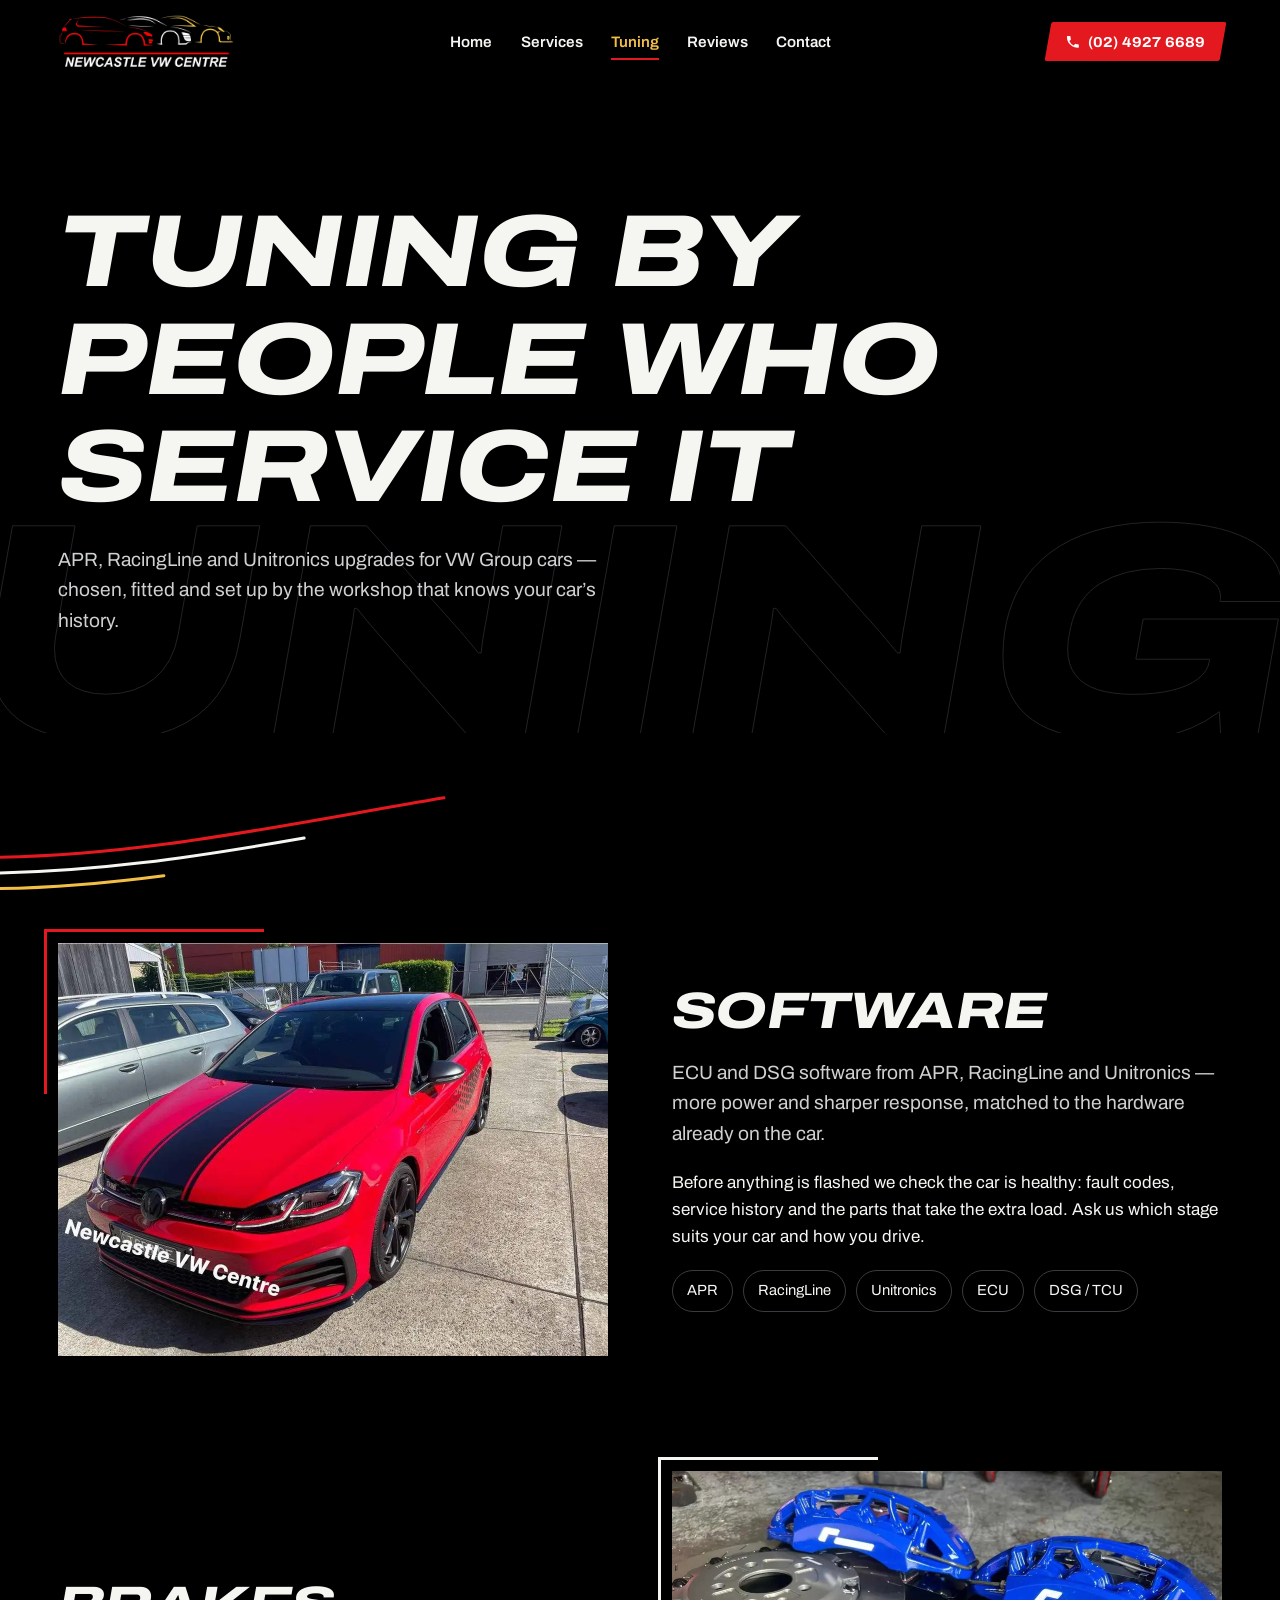
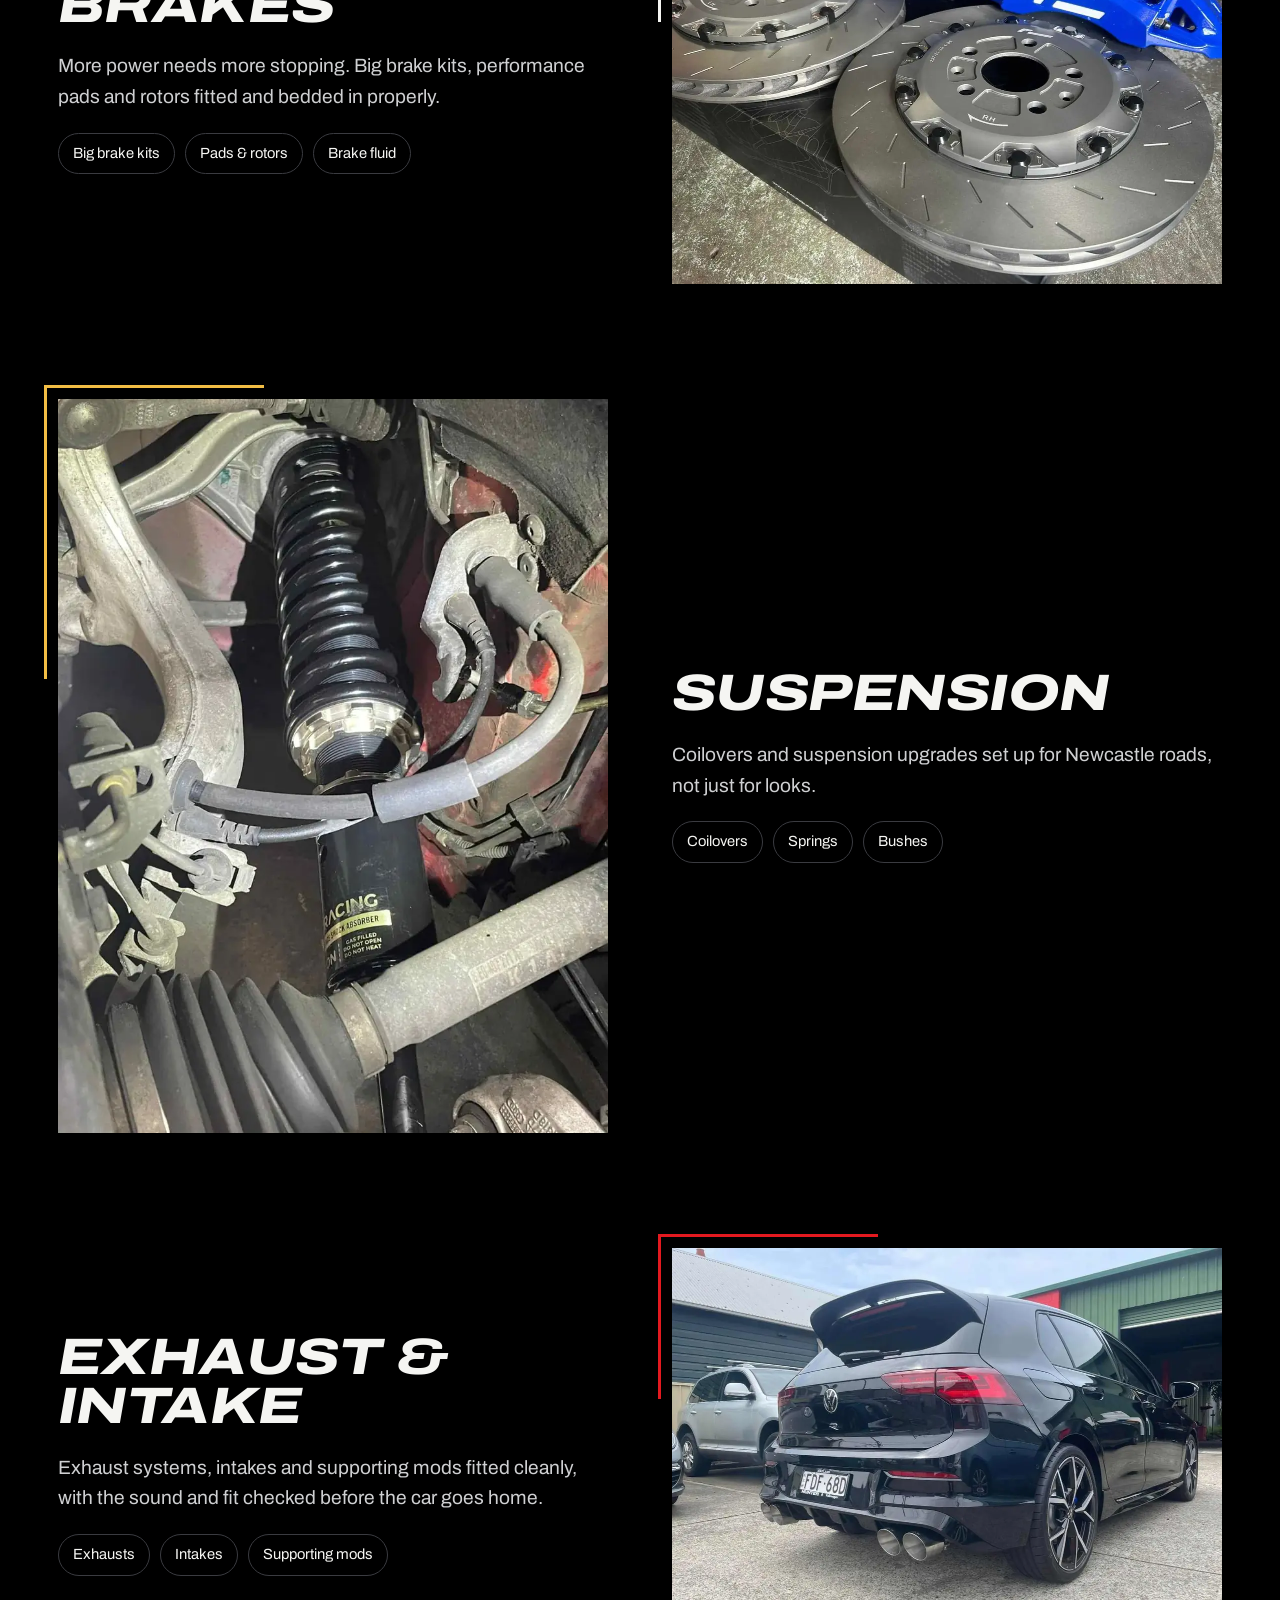
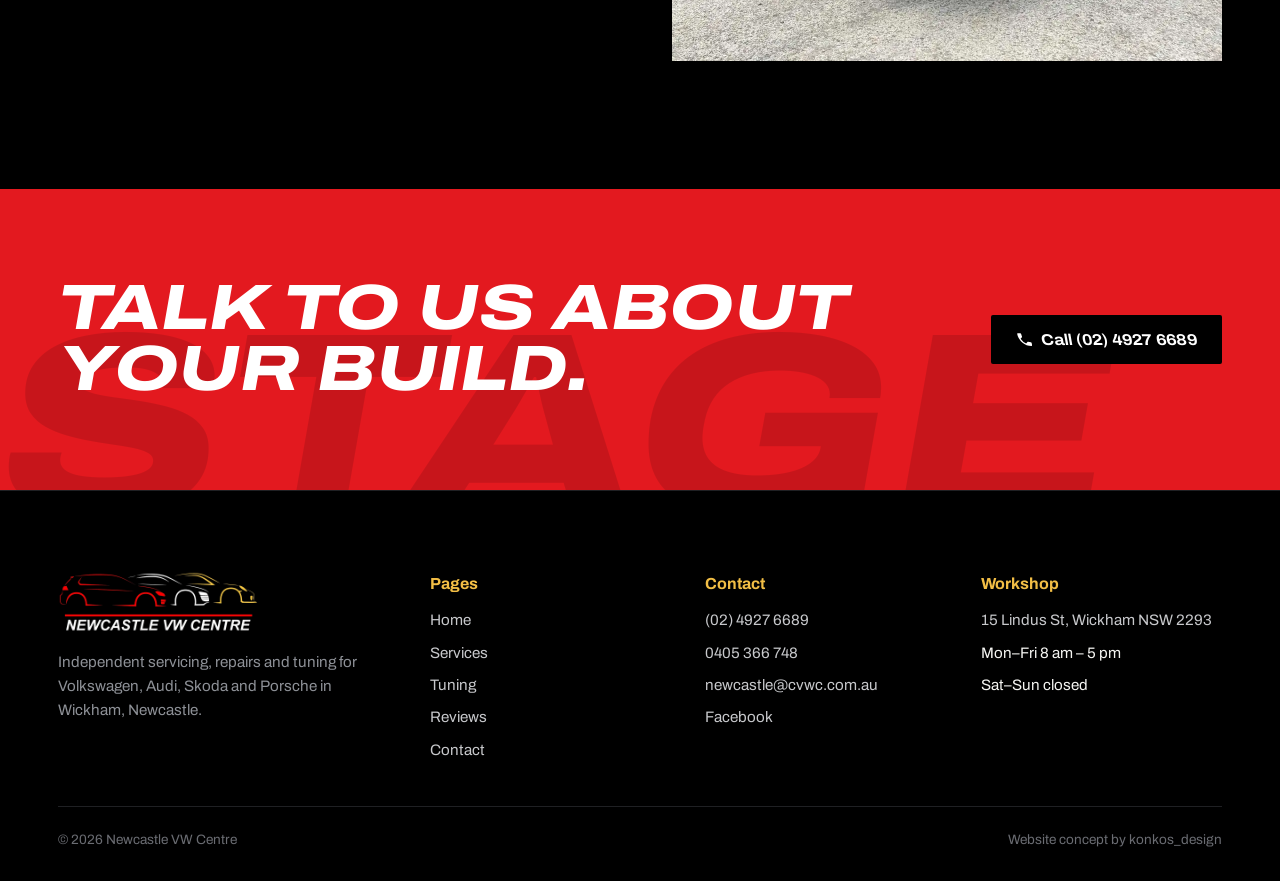
<file: tuning.html>
<!doctype html>
<html lang="en-AU" class="no-js">
<head>
<meta charset="utf-8">
<meta name="viewport" content="width=device-width, initial-scale=1, viewport-fit=cover">
<meta name="robots" content="noindex, nofollow">
<title>Performance tuning — Newcastle VW Centre</title>
<meta name="description" content="APR, RacingLine and Unitronics software, brakes, suspension and exhaust upgrades for VW Group cars in Newcastle.">
<meta name="theme-color" content="#000000">
<link rel="canonical" href="https://konkos-design.github.io/newcastle-vw-centre/tuning.html">
<meta property="og:type" content="website">
<meta property="og:site_name" content="Newcastle VW Centre">
<meta property="og:title" content="Performance tuning — Newcastle VW Centre">
<meta property="og:description" content="APR, RacingLine and Unitronics software, brakes, suspension and exhaust upgrades for VW Group cars in Newcastle.">
<meta property="og:url" content="https://konkos-design.github.io/newcastle-vw-centre/tuning.html">
<meta property="og:image" content="https://konkos-design.github.io/newcastle-vw-centre/img/og-image.jpg">
<meta property="og:image:width" content="1200">
<meta property="og:image:height" content="630">
<meta property="og:locale" content="en_AU">
<meta name="twitter:card" content="summary_large_image">
<meta name="twitter:title" content="Performance tuning — Newcastle VW Centre">
<meta name="twitter:description" content="APR, RacingLine and Unitronics software, brakes, suspension and exhaust upgrades for VW Group cars in Newcastle.">
<meta name="twitter:image" content="https://konkos-design.github.io/newcastle-vw-centre/img/og-image.jpg">
<link rel="icon" type="image/png" sizes="64x64" href="img/favicon.png">
<link rel="apple-touch-icon" href="img/apple-touch-icon.png">
<link rel="preload" href="fonts/archivo-italic.woff2" as="font" type="font/woff2" crossorigin>
<link rel="preload" href="fonts/archivo-roman.woff2" as="font" type="font/woff2" crossorigin>
<link rel="stylesheet" href="css/style.css">
<script>document.documentElement.classList.replace('no-js','js')</script>
<script type="application/ld+json">{"@context":"https://schema.org","@type":"AutoRepair","name":"Newcastle VW Centre","telephone":"+61249276689","email":"newcastle@cvwc.com.au","address":{"@type":"PostalAddress","streetAddress":"15 Lindus St","addressLocality":"Wickham","addressRegion":"NSW","postalCode":"2293","addressCountry":"AU"},"geo":{"@type":"GeoCoordinates","latitude":-32.9219544,"longitude":151.7573235},"openingHours":"Mo-Fr 08:00-17:00","aggregateRating":{"@type":"AggregateRating","ratingValue":"4.8","reviewCount":"74"}}</script>
</head>
<body>

<a class="skip" href="#main">Skip to content</a>
<header class="hdr">
  <div class="hdr__in">
    <a class="hdr__logo" href="index.html" aria-label="Newcastle VW Centre home"><img src="img/logo.webp" width="900" height="284" alt="Newcastle VW Centre"></a>
    <nav class="nav" aria-label="Main"><a href="index.html">Home</a><a href="services.html">Services</a><a href="tuning.html" aria-current="page">Tuning</a><a href="reviews.html">Reviews</a><a href="contact.html">Contact</a></nav>
    <a class="btn hdr__call" href="tel:+61249276689"><span style="display:inline-flex;gap:.5em;align-items:center"><svg viewBox="0 0 24 24" aria-hidden="true"><path fill="currentColor" d="M6.6 10.8a15.2 15.2 0 0 0 6.6 6.6l2.2-2.2c.3-.3.7-.4 1-.2 1.1.4 2.3.6 3.6.6.6 0 1 .4 1 1V20c0 .6-.4 1-1 1A17 17 0 0 1 3 4c0-.6.4-1 1-1h3.5c.6 0 1 .4 1 1 0 1.3.2 2.5.6 3.6.1.3 0 .7-.2 1l-2.3 2.2z"/></svg>(02) 4927 6689</span></a>
    <button class="burger" aria-label="Open menu" aria-expanded="false" aria-controls="mnav"><span></span><span></span><span></span></button>
  </div>
</header>
<nav class="mnav" id="mnav" aria-label="Mobile" aria-hidden="true">
  <a class="mlink" href="index.html">Home</a><a class="mlink" href="services.html">Services</a><a class="mlink" href="tuning.html" aria-current="page">Tuning</a><a class="mlink" href="reviews.html">Reviews</a><a class="mlink" href="contact.html">Contact</a>
  <a class="btn" href="tel:+61249276689"><span style="display:inline-flex;gap:.5em;align-items:center"><svg viewBox="0 0 24 24" aria-hidden="true"><path fill="currentColor" d="M6.6 10.8a15.2 15.2 0 0 0 6.6 6.6l2.2-2.2c.3-.3.7-.4 1-.2 1.1.4 2.3.6 3.6.6.6 0 1 .4 1 1V20c0 .6-.4 1-1 1A17 17 0 0 1 3 4c0-.6.4-1 1-1h3.5c.6 0 1 .4 1 1 0 1.3.2 2.5.6 3.6.1.3 0 .7-.2 1l-2.3 2.2z"/></svg>Call (02) 4927 6689</span></a>
  <p class="mnav__meta">15 Lindus St, Wickham NSW 2293<br>Mon–Fri 8 am – 5 pm</p>
</nav>
<main id="main">

<section class="phero" aria-labelledby="p-h">
  <div class="phero__ghost" aria-hidden="true">Tuning</div>
  <div class="wrap">
    <h1 id="p-h"><span class="ln"><span>Tuning by</span></span><span class="ln"><span>people who</span></span><span class="ln"><span>service it</span></span></h1>
    <p class="lede" data-hero>APR, RacingLine and Unitronics upgrades for VW Group cars — chosen, fitted and set up by the workshop that knows your car’s history.</p>
  </div>
</section>
<div class="lane"><svg class="trio" viewBox="0 0 1440 160" preserveAspectRatio="none" aria-hidden="true"><path class="r" d="M-20 120 C 300 120, 600 20, 980 40 S 1300 120, 1460 100"/><path class="w" d="M-20 134 C 300 134, 600 34, 980 54 S 1300 134, 1460 114"/><path class="g" d="M-20 148 C 300 148, 600 48, 980 68 S 1300 148, 1460 128"/></svg></div>
<section class="sec" style="padding-top:clamp(30px,4vw,60px)">
  <div class="wrap">
    <div class="split" id="software">
      <div class="split__media" data-reveal="clip" style="--c:var(--red)"><img src="img/golf-gti-red.webp" alt="Red Golf GTI with black stripes and Newcastle VW Centre decal" loading="lazy"></div>
      <div data-reveal data-delay="120">
        <h2>Software</h2>
        <p class="lede">ECU and DSG software from APR, RacingLine and Unitronics — more power and sharper response, matched to the hardware already on the car.</p>
        <p>Before anything is flashed we check the car is healthy: fault codes, service history and the parts that take the extra load. Ask us which stage suits your car and how you drive.</p>
        <ul class="chips"><li>APR</li><li>RacingLine</li><li>Unitronics</li><li>ECU</li><li>DSG / TCU</li></ul>
      </div>
    </div>
    <div class="split flip" id="hardware">
      <div class="split__media" data-reveal="clip" style="--c:var(--white)"><img src="img/racingline-brakes.webp" alt="RacingLine big brake kit with blue calipers and two-piece rotors" loading="lazy"></div>
      <div data-reveal data-delay="120">
        <h2>Brakes</h2>
        <p class="lede">More power needs more stopping. Big brake kits, performance pads and rotors fitted and bedded in properly.</p>
        <ul class="chips"><li>Big brake kits</li><li>Pads &amp; rotors</li><li>Brake fluid</li></ul>
      </div>
    </div>
    <div class="split">
      <div class="split__media tall" data-reveal="clip" style="--c:var(--gold)"><img src="img/coilovers.webp" alt="Coilover suspension fitted to a VW Group car" loading="lazy"></div>
      <div data-reveal data-delay="120">
        <h2>Suspension</h2>
        <p class="lede">Coilovers and suspension upgrades set up for Newcastle roads, not just for looks.</p>
        <ul class="chips"><li>Coilovers</li><li>Springs</li><li>Bushes</li></ul>
      </div>
    </div>
    <div class="split flip">
      <div class="split__media" data-reveal="clip" style="--c:var(--red)"><img src="img/golf-r-rear.webp" alt="Rear of a black Golf R with quad exhaust tips" loading="lazy"></div>
      <div data-reveal data-delay="120">
        <h2>Exhaust &amp; intake</h2>
        <p class="lede">Exhaust systems, intakes and supporting mods fitted cleanly, with the sound and fit checked before the car goes home.</p>
        <ul class="chips"><li>Exhausts</li><li>Intakes</li><li>Supporting mods</li></ul>
      </div>
    </div>
  </div>
</section>
<section class="band">
  <div class="band__ghost" aria-hidden="true">Stage</div>
  <div class="wrap">
    <h2 data-reveal>Talk to us about your build.</h2>
    <a class="btn" href="tel:+61249276689" data-reveal data-delay="120"><span style="display:inline-flex;gap:.5em;align-items:center"><svg viewBox="0 0 24 24" aria-hidden="true"><path fill="currentColor" d="M6.6 10.8a15.2 15.2 0 0 0 6.6 6.6l2.2-2.2c.3-.3.7-.4 1-.2 1.1.4 2.3.6 3.6.6.6 0 1 .4 1 1V20c0 .6-.4 1-1 1A17 17 0 0 1 3 4c0-.6.4-1 1-1h3.5c.6 0 1 .4 1 1 0 1.3.2 2.5.6 3.6.1.3 0 .7-.2 1l-2.3 2.2z"/></svg>Call (02) 4927 6689</span></a>
  </div>
</section>

</main>
<footer class="ftr">
  <div class="wrap">
    <div class="ftr__grid">
      <div>
        <img class="ftr__logo" src="img/logo.webp" width="900" height="284" alt="Newcastle VW Centre" loading="lazy">
        <p class="muted" style="margin-top:16px">Independent servicing, repairs and tuning for Volkswagen, Audi, Skoda and Porsche in Wickham, Newcastle.</p>
      </div>
      <div><h4>Pages</h4><ul><li><a href="index.html">Home</a></li><li><a href="services.html">Services</a></li><li><a href="tuning.html">Tuning</a></li><li><a href="reviews.html">Reviews</a></li><li><a href="contact.html">Contact</a></li></ul></div>
      <div><h4>Contact</h4><ul>
        <li><a href="tel:+61249276689">(02) 4927 6689</a></li>
        <li><a href="tel:+61405366748">0405 366 748</a></li>
        <li><a href="mailto:newcastle@cvwc.com.au">newcastle@cvwc.com.au</a></li>
        <li><a href="https://www.facebook.com/NewcastleVWCentre/" target="_blank" rel="noopener">Facebook</a></li>
      </ul></div>
      <div><h4>Workshop</h4><ul>
        <li><a href="https://www.google.com/maps/place/Newcastle+VW+centre/@-32.9219544,151.7573235,17z/data=!4m6!3m5!1s0x6b73157866e362e5:0x8a7a8220d58753b7!8m2!3d-32.9219544!4d151.7573235!16s%2Fg%2F11jwc619n7" target="_blank" rel="noopener">15 Lindus St, Wickham NSW 2293</a></li>
        <li>Mon–Fri 8 am – 5 pm</li>
        <li>Sat–Sun closed</li>
      </ul></div>
    </div>
    <div class="ftr__base"><span>© <span data-year>2026</span> Newcastle VW Centre</span><span>Website concept by konkos_design</span></div>
  </div>
</footer>
<a class="fcall" href="tel:+61249276689" aria-label="Call Newcastle VW Centre"><svg viewBox="0 0 24 24" aria-hidden="true"><path fill="currentColor" d="M6.6 10.8a15.2 15.2 0 0 0 6.6 6.6l2.2-2.2c.3-.3.7-.4 1-.2 1.1.4 2.3.6 3.6.6.6 0 1 .4 1 1V20c0 .6-.4 1-1 1A17 17 0 0 1 3 4c0-.6.4-1 1-1h3.5c.6 0 1 .4 1 1 0 1.3.2 2.5.6 3.6.1.3 0 .7-.2 1l-2.3 2.2z"/></svg></a>
<script src="js/main.js" defer></script>
</body>
</html>
</file>
<file: css/style.css>
/* Newcastle VW Centre — demo concept by konkos_design
   Palette taken from the business logo: black, signal red, white, gold. */
@font-face{font-family:"Archivo";font-style:normal;font-weight:400 800;font-stretch:62% 125%;font-display:swap;src:url(../fonts/archivo-roman.woff2) format("woff2")}
@font-face{font-family:"Archivo";font-style:italic;font-weight:400 800;font-stretch:62% 125%;font-display:swap;src:url(../fonts/archivo-italic.woff2) format("woff2")}
:root{
  --black:#000;
  --carbon:#141517;
  --graphite:#232428;
  --steel:#8d9096;
  --white:#f5f5f2;
  --red:#e3191f;
  --red-deep:#b01015;
  --gold:#f2be45;
  --concrete:#e6e4df;
  --ink:#141517;
  --wide:"Archivo",system-ui,sans-serif;
  --pad:clamp(16px,4.5vw,64px);
  --max:1320px;
  --ease:cubic-bezier(.2,.8,.2,1);
}
*,*::before,*::after{box-sizing:border-box}
html{-webkit-text-size-adjust:100%;scroll-behavior:smooth}
body{margin:0;background:var(--black);color:var(--white);font-family:var(--wide);font-size:17px;line-height:1.6;font-variation-settings:"wdth" 100;overflow-x:clip;-webkit-font-smoothing:antialiased}
img{display:block;max-width:100%;height:auto}
a{color:inherit}
:focus-visible{outline:2px solid var(--gold);outline-offset:3px}
.skip{position:absolute;left:-999px;top:8px;background:var(--gold);color:#000;padding:8px 14px;z-index:999}
.skip:focus{left:8px}

/* ---------- Type ---------- */
.display,h1,h2{font-family:var(--wide);font-style:italic;font-weight:800;font-variation-settings:"wdth" 125;letter-spacing:-.01em;line-height:.95;text-transform:uppercase;margin:0}
h1{font-size:clamp(2.2rem,6.4vw,5.6rem)}
h2{font-size:clamp(1.9rem,5vw,4.2rem)}
h3{font-family:var(--wide);font-weight:700;font-variation-settings:"wdth" 112;font-size:clamp(1.15rem,1.9vw,1.5rem);line-height:1.2;margin:0 0 .5em}
p{margin:0 0 1em;max-width:62ch}
.lede{font-size:clamp(1.05rem,1.5vw,1.25rem);color:#cfd0d2;max-width:52ch}
.muted{color:var(--steel)}
.wrap{max-width:var(--max);margin:0 auto;padding:0 var(--pad)}
section{position:relative}

/* ---------- Buttons ---------- */
.btn{--bg:var(--red);--fg:#fff;position:relative;display:inline-flex;align-items:center;gap:.6em;padding:1em 1.6em;border:0;border-radius:2px;background:var(--bg);color:var(--fg);font:700 .98rem/1 var(--wide);font-variation-settings:"wdth" 110;text-decoration:none;cursor:pointer;overflow:hidden;isolation:isolate;transform:skewX(-10deg);transition:transform .35s var(--ease),box-shadow .35s var(--ease)}
.btn>*{transform:skewX(10deg)}
.btn::before{content:"";position:absolute;inset:0;background:var(--white);transform:translateX(-101%);transition:transform .45s var(--ease);z-index:-1}
.btn:hover::before,.btn:focus-visible::before{transform:translateX(0)}
.btn:hover,.btn:focus-visible{--fg:#000;color:#000;box-shadow:6px 6px 0 var(--gold);transform:skewX(-10deg) translate(-3px,-3px)}
.btn:active{transform:skewX(-10deg) translate(0,0);box-shadow:0 0 0 var(--gold)}
.btn svg{width:1.1em;height:1.1em;flex:none}
.btn--ghost{--bg:transparent;box-shadow:inset 0 0 0 2px var(--white)}
.btn--ghost:hover,.btn--ghost:focus-visible{box-shadow:inset 0 0 0 2px var(--white),6px 6px 0 var(--red)}
.btn--gold{--bg:var(--gold);--fg:#000}
.btn--gold::before{background:#000}
.btn--gold:hover,.btn--gold:focus-visible{color:#fff;box-shadow:6px 6px 0 var(--red)}
.btn .ring{position:absolute;inset:0;pointer-events:none}
.textlink{position:relative;font-weight:700;text-decoration:none;padding-bottom:3px;background:linear-gradient(90deg,var(--red),var(--gold)) left bottom/0 2px no-repeat;transition:background-size .4s var(--ease)}
.textlink:hover,.textlink:focus-visible{background-size:100% 2px}

/* ---------- Header ---------- */
.hdr{position:fixed;inset:0 0 auto;z-index:50;transition:background .35s,backdrop-filter .35s,transform .45s var(--ease)}
.hdr.is-solid{background:rgba(0,0,0,.82);backdrop-filter:blur(10px);-webkit-backdrop-filter:blur(10px)}
.hdr.is-hidden{transform:translateY(-100%)}
.hdr__in{display:flex;align-items:center;justify-content:space-between;gap:20px;max-width:var(--max);margin:0 auto;padding:14px var(--pad)}
.hdr__logo img{width:clamp(130px,15vw,176px);height:auto}
.nav{display:flex;gap:clamp(14px,2.2vw,34px);align-items:center}
.nav a{position:relative;text-decoration:none;font-weight:600;font-size:.95rem;padding:6px 0}
.nav a::after{content:"";position:absolute;left:0;right:0;bottom:0;height:2px;background:var(--red);transform:scaleX(0);transform-origin:right;transition:transform .35s var(--ease)}
.nav a:hover::after,.nav a[aria-current="page"]::after{transform:scaleX(1);transform-origin:left}
.nav a[aria-current="page"]{color:var(--gold)}
.hdr__call{padding:.8em 1.2em;font-size:.9rem}
.burger{display:none;width:46px;height:46px;border:0;background:transparent;color:#fff;cursor:pointer;position:relative}
.burger span{position:absolute;left:10px;right:10px;height:2px;transition:transform .35s var(--ease),opacity .2s}
.burger span:nth-child(1){top:16px;background:var(--red)}
.burger span:nth-child(2){top:22px;background:var(--white)}
.burger span:nth-child(3){top:28px;background:var(--gold)}
.menu-open .burger span:nth-child(1){transform:translateY(6px) rotate(45deg)}
.menu-open .burger span:nth-child(2){opacity:0}
.menu-open .burger span:nth-child(3){transform:translateY(-6px) rotate(-45deg)}
.mnav{position:fixed;inset:0;z-index:40;background:var(--black);display:flex;flex-direction:column;justify-content:center;padding:90px var(--pad) 40px;gap:6px;clip-path:circle(0 at calc(100% - 40px) 36px);transition:clip-path .6s var(--ease);visibility:hidden}
.menu-open .mnav{clip-path:circle(150% at calc(100% - 40px) 36px);visibility:visible}
.mnav a.mlink{font-style:italic;font-weight:800;font-variation-settings:"wdth" 125;text-transform:uppercase;font-size:clamp(2rem,9vw,3.2rem);line-height:1.15;text-decoration:none;opacity:0;transform:translateX(-30px);transition:opacity .4s,transform .5s var(--ease)}
.menu-open .mnav a.mlink{opacity:1;transform:none}
.menu-open .mnav a.mlink:nth-child(2){transition-delay:.06s}.menu-open .mnav a.mlink:nth-child(3){transition-delay:.12s}.menu-open .mnav a.mlink:nth-child(4){transition-delay:.18s}.menu-open .mnav a.mlink:nth-child(5){transition-delay:.24s}
.mnav a.mlink[aria-current="page"]{color:var(--gold)}
.mnav .btn{margin-top:28px;align-self:flex-start}
.mnav__meta{margin-top:22px;color:var(--steel);font-size:.95rem}

/* ---------- Trio racing lines ---------- */
.trio{display:block;width:100%;height:auto;overflow:visible}
.trio path{fill:none;stroke-width:3;stroke-linecap:round;vector-effect:non-scaling-stroke}
.trio .r{stroke:var(--red)}.trio .w{stroke:var(--white)}.trio .g{stroke:var(--gold)}
.lane{position:relative;height:clamp(90px,14vw,190px);margin:-10px 0;pointer-events:none;z-index:2}
.lane svg{position:absolute;inset:0;width:100%;height:100%}
.lane--light{background:linear-gradient(var(--black) 50%,var(--concrete) 50%)}

/* ---------- Intro (ignition) ---------- */
.ignite{position:fixed;inset:0;z-index:100;background:#000;display:grid;place-items:center;pointer-events:none}
.ignite__gauge{width:min(240px,60vw)}
.ignite__gauge .arc{fill:none;stroke:#2a2b2f;stroke-width:10}
.ignite__gauge .arc-on{fill:none;stroke:url(#ig);stroke-width:10;stroke-linecap:round}
.ignite__gauge .needle{stroke:var(--white);stroke-width:4;stroke-linecap:round}
.ignite__gauge text{fill:var(--white);font:800 italic 30px var(--wide);font-variation-settings:"wdth" 125}
.ignite__gauge .unit{fill:var(--steel);font:600 11px var(--wide);font-style:normal}
.no-js .ignite,.reduced .ignite{display:none}

/* ---------- Hero ---------- */
.hero{min-height:100svh;display:grid;align-items:end;padding:120px 0 clamp(36px,6vh,72px);overflow:hidden}
.hero__media{position:absolute;inset:0;z-index:0}
.hero__media img{width:100%;height:100%;object-fit:cover;object-position:50% 60%;filter:saturate(.9) contrast(1.05)}
.hero__media::after{content:"";position:absolute;inset:0;background:linear-gradient(180deg,rgba(0,0,0,.55) 0%,rgba(0,0,0,.15) 30%,rgba(0,0,0,.6) 62%,#000 100%),linear-gradient(90deg,rgba(0,0,0,.65),transparent 70%)}
.hero__sweep{position:absolute;inset:0;z-index:1;background:linear-gradient(105deg,transparent 40%,rgba(255,255,255,.18) 50%,transparent 60%);transform:translateX(-120%);pointer-events:none}
.hero__lines{position:absolute;left:0;right:0;top:38%;z-index:1;pointer-events:none}
.hero .wrap{position:relative;z-index:2;width:100%}
.hero h1 .ln{display:block;overflow:hidden;padding:.04em .1em .06em 0}
.hero h1 .ln>span{display:inline-block}
.hero h1 .ln:nth-child(2)>span{color:transparent;-webkit-text-stroke:2px var(--white)}
.hero__row{display:flex;flex-wrap:wrap;gap:28px 48px;align-items:flex-end;justify-content:space-between;margin-top:clamp(20px,3vw,36px)}
.hero__row .lede{margin:0}
.hero__cta{display:flex;flex-wrap:wrap;gap:16px}
.hero__badge{display:inline-flex;align-items:center;gap:14px;margin-bottom:22px;text-decoration:none;font-size:.95rem}
.stars{display:inline-flex;gap:2px;color:var(--gold)}
.stars svg{width:16px;height:16px}
.hero__badge b{font-size:1.3rem;font-style:italic;font-variation-settings:"wdth" 125}

/* ---------- Brand ticker ---------- */
.ticker{border-block:1px solid #26272b;overflow:hidden;background:#000;padding:18px 0}
.ticker__track{display:flex;width:max-content;animation:tick 32s linear infinite}
.ticker:hover .ticker__track{animation-play-state:paused}
.ticker span{font-style:italic;font-weight:800;font-variation-settings:"wdth" 125;text-transform:uppercase;font-size:clamp(1.4rem,3.4vw,2.6rem);padding:0 .6em;white-space:nowrap;color:transparent;-webkit-text-stroke:1px #5d5f64;transition:color .3s}
.ticker span:hover{color:var(--white)}
.ticker i{display:inline-block;width:.9em;height:3px;align-self:center;background:var(--red);transform:skewX(-20deg)}
.ticker i:nth-of-type(3n+2){background:var(--white)}.ticker i:nth-of-type(3n){background:var(--gold)}
@keyframes tick{to{transform:translateX(-50%)}}

/* ---------- Section heads ---------- */
.shead{display:grid;grid-template-columns:minmax(0,1.3fr) minmax(0,1fr);gap:24px 60px;align-items:end;margin-bottom:clamp(36px,5vw,64px)}
.shead p{margin:0}
.sec{padding:clamp(70px,10vw,140px) 0}

/* ---------- Service rows (home) ---------- */
.rows{border-top:1px solid #2a2b2f}
.row{position:relative;display:grid;grid-template-columns:minmax(0,1fr) minmax(0,1.1fr) 56px;gap:24px;align-items:center;padding:clamp(22px,3vw,34px) 0;border-bottom:1px solid #2a2b2f;text-decoration:none;isolation:isolate}
.row::before{content:"";position:absolute;inset:0 calc(var(--pad)*-1);background:linear-gradient(90deg,var(--red-deep),var(--red));transform:scaleY(0);transform-origin:bottom;transition:transform .45s var(--ease);z-index:-1}
.row:hover::before,.row:focus-visible::before{transform:scaleY(1)}
.row h3{margin:0;font-style:italic;font-weight:800;font-variation-settings:"wdth" 125;text-transform:uppercase;font-size:clamp(1.3rem,3vw,2.4rem);line-height:1}
.row p{margin:0;color:#c7c8cb;transition:color .3s}
.row:hover p{color:#fff}
.row__go{width:52px;height:52px;border-radius:50%;border:2px solid currentColor;display:grid;place-items:center;transition:transform .45s var(--ease),background .3s,color .3s}
.row__go svg{width:20px;height:20px}
.row:hover .row__go{transform:rotate(-45deg);background:#fff;color:var(--red)}
.row__peek{position:absolute;right:120px;top:50%;width:220px;aspect-ratio:4/3;object-fit:cover;pointer-events:none;opacity:0;transform:translate(0,-50%) rotate(-4deg) scale(.8);transition:opacity .3s,transform .45s var(--ease);box-shadow:10px 10px 0 #000;z-index:3}
.row:hover .row__peek{opacity:1;transform:translate(0,-50%) rotate(3deg) scale(1)}

/* ---------- Pit lane horizontal gallery ---------- */
.pit{overflow:clip;background:var(--carbon)}
.pit__head{padding-top:clamp(70px,9vw,120px)}
.pit__track{display:flex;gap:clamp(16px,2vw,28px);padding:0 var(--pad) clamp(70px,9vw,120px);width:max-content}
.pit__card{position:relative;flex:none;width:clamp(260px,34vw,480px);margin:0}
.pit__card:nth-child(even){margin-top:clamp(30px,6vw,90px)}
.pit__img{overflow:hidden;aspect-ratio:4/5;background:#000}
.pit__card.wide{width:clamp(300px,46vw,680px)}
.pit__card.wide .pit__img{aspect-ratio:4/3}
.pit__img img{width:100%;height:100%;object-fit:cover;transform:scale(1.12);transition:transform .8s var(--ease),filter .5s}
.pit__card:hover .pit__img img{transform:scale(1.02)}
.pit__card figcaption{display:flex;justify-content:space-between;gap:12px;padding-top:12px;font-size:.95rem;color:#c7c8cb}
.pit__card figcaption b{color:#fff;font-weight:700}
.pit__bar{position:absolute;left:0;top:0;height:4px;width:0;background:linear-gradient(90deg,var(--red) 0 33%,var(--white) 33% 66%,var(--gold) 66%)}
.pit--native .pit__track{overflow-x:auto;scroll-snap-type:x mandatory;-webkit-overflow-scrolling:touch;width:auto;scrollbar-width:none}
.pit--native .pit__track::-webkit-scrollbar{display:none}
.pit--native .pit__card{scroll-snap-align:start}

/* ---------- Tuning strip ---------- */
.tune{background:#000;overflow:hidden}
.tune__brands{display:flex;flex-direction:column;gap:0;margin:clamp(30px,4vw,50px) 0}
.tune__brand{position:relative;display:flex;justify-content:space-between;align-items:baseline;gap:20px;padding:10px 0;border-bottom:1px solid #2a2b2f;text-decoration:none}
.tune__brand .display{font-size:clamp(2rem,10vw,8.5rem);color:transparent;-webkit-text-stroke:1.5px #6c6e73;background:linear-gradient(90deg,var(--c) 0 50%,transparent 50%) right/200% 100% no-repeat;-webkit-background-clip:text;background-clip:text;transition:background-position .6s var(--ease),-webkit-text-stroke-color .3s;line-height:1.05;padding-right:.1em}
.tune__brand:hover .display,.tune__brand.is-lit .display{background-position:left;-webkit-text-stroke-color:transparent}
.tune__brand span.muted{font-size:.95rem;text-align:right;max-width:24ch}
.tune__brand:nth-child(1){--c:var(--red)}.tune__brand:nth-child(2){--c:var(--white)}.tune__brand:nth-child(3){--c:var(--gold)}

/* ---------- Light (concrete) sections ---------- */
.light{background:var(--concrete);color:var(--ink)}
.light .muted{color:#5d5f64}
.light .lede{color:#3b3d42}
.light .btn--ghost{box-shadow:inset 0 0 0 2px var(--ink);--fg:var(--ink);color:var(--ink)}
.light .btn--ghost::before{background:var(--ink)}
.light .btn--ghost:hover{color:#fff}

/* ---------- Reviews deck ---------- */
.deck{position:relative;display:grid;grid-template-columns:minmax(0,1fr) minmax(0,1.25fr);gap:clamp(30px,6vw,90px);align-items:center}
.deck__score{font-style:italic;font-weight:800;font-variation-settings:"wdth" 125;font-size:clamp(5rem,14vw,11rem);line-height:.85;letter-spacing:-.03em}
.deck__stack{position:relative;height:clamp(380px,46vw,440px)}
.rcard{position:absolute;inset:0;background:#fff;color:var(--ink);padding:clamp(24px,3.4vw,44px);border-top:6px solid var(--red);box-shadow:0 30px 60px -30px rgba(0,0,0,.45);display:flex;flex-direction:column;transform-origin:50% 120%;transition:transform .6s var(--ease),opacity .5s;will-change:transform;user-select:none;touch-action:pan-y}
.rcard:nth-child(3n+2){border-top-color:var(--ink)}
.rcard:nth-child(3n){border-top-color:var(--gold)}
.rcard blockquote{margin:0 0 auto;font-size:clamp(1.02rem,1.5vw,1.2rem);line-height:1.55;overflow:hidden}
.rcard footer{display:flex;justify-content:space-between;align-items:center;gap:12px;margin-top:22px;font-size:.95rem}
.rcard footer b{font-weight:700}
.rcard .stars{color:#d6a227}
.deck__ctrl{display:flex;align-items:center;gap:14px;margin-top:26px}
.circbtn{width:54px;height:54px;border-radius:50%;border:2px solid var(--ink);background:transparent;color:var(--ink);display:grid;place-items:center;cursor:pointer;transition:background .3s,color .3s,transform .3s var(--ease)}
.circbtn:hover,.circbtn:focus-visible{background:var(--ink);color:#fff;transform:scale(1.08)}
.circbtn:active{transform:scale(.94)}
.circbtn svg{width:20px;height:20px}
.deck__count{font-weight:700;min-width:5ch}

/* ---------- Visit block ---------- */
.visit{display:grid;grid-template-columns:minmax(0,1fr) minmax(0,1.1fr);gap:clamp(30px,5vw,70px)}
.status{display:inline-flex;align-items:center;gap:10px;font-weight:700;padding:8px 14px;border-radius:40px;background:#1d1e21;margin-bottom:18px}
.status i{width:10px;height:10px;border-radius:50%;background:var(--steel);box-shadow:0 0 0 0 currentColor}
.status.open i{background:#34c759;animation:pulse 1.8s infinite}
.status.closed i{background:var(--red)}
@keyframes pulse{0%{box-shadow:0 0 0 0 rgba(52,199,89,.6)}100%{box-shadow:0 0 0 12px rgba(52,199,89,0)}}
.hours{width:100%;border-collapse:collapse;margin:8px 0 26px;max-width:440px}
.hours td{padding:9px 0;border-bottom:1px solid #2a2b2f}
.hours td:last-child{text-align:right}
.hours tr.today td{color:var(--gold);font-weight:700}
.contact-list{list-style:none;padding:0;margin:0 0 28px;display:grid;gap:14px}
.contact-list a{text-decoration:none}
.contact-list li{display:flex;gap:14px;align-items:flex-start}
.contact-list svg{width:22px;height:22px;flex:none;margin-top:3px;color:var(--red)}
.map{position:relative;min-height:380px;background:#1d1e21;overflow:hidden}
.map iframe{position:absolute;inset:0;width:100%;height:100%;border:0;filter:grayscale(1) invert(.92) contrast(.9)}
.map__pin{position:absolute;left:12px;bottom:12px;z-index:2}

/* ---------- Page hero (inner pages) ---------- */
.phero{padding:clamp(130px,18vw,200px) 0 clamp(40px,6vw,80px);position:relative;overflow:hidden}
.phero h1{font-size:clamp(1.8rem,8vw,7rem)}
.phero .lede{margin-top:22px}
.phero__ghost{position:absolute;right:-.05em;bottom:-.18em;font-style:italic;font-weight:800;font-variation-settings:"wdth" 125;font-size:clamp(6rem,24vw,22rem);line-height:1;color:transparent;-webkit-text-stroke:1px #222327;pointer-events:none;text-transform:uppercase;white-space:nowrap}

/* ---------- Services page ---------- */
.svc{display:grid;grid-template-columns:repeat(12,minmax(0,1fr));gap:clamp(18px,2.4vw,30px)}
.svc__item{grid-column:span 4;position:relative;padding:28px 26px 30px;background:var(--carbon);border-left:3px solid var(--red);transition:transform .4s var(--ease),background .3s}
.svc__item:nth-child(3n+2){border-left-color:var(--white)}
.svc__item:nth-child(3n){border-left-color:var(--gold)}
.svc__item:hover{transform:translateY(-6px);background:var(--graphite)}
.svc__item.feature{grid-column:span 8;display:grid;grid-template-columns:1fr 1fr;gap:26px;padding:0;align-items:stretch}
.svc__item.feature .txt{padding:28px 0 30px 26px}
.svc__item.feature img{width:100%;height:100%;object-fit:cover;min-height:260px}
.ico{width:46px;height:46px;margin-bottom:18px}
.ico path,.ico circle,.ico rect,.ico line,.ico polyline{fill:none;stroke:currentColor;stroke-width:2;stroke-linecap:round;stroke-linejoin:round}
.svc__item .ico{color:var(--gold)}
.svc__item ul{margin:12px 0 0;padding:0 0 0 1.1em;color:#c7c8cb}
.svc__item li{margin:4px 0}

/* Warning-light decoder */
.dash{background:radial-gradient(120% 100% at 50% 0%,#1d1e22,#050505 70%);border:1px solid #2a2b2f;border-radius:28px 28px 8px 8px;padding:clamp(22px,4vw,48px)}
.dash__lights{display:grid;grid-template-columns:repeat(6,minmax(0,1fr));gap:12px;margin-bottom:28px}
.wl{appearance:none;border:1px solid #2a2b2f;background:#0b0b0c;border-radius:14px;padding:16px 8px 12px;color:#3a3b40;cursor:pointer;display:grid;justify-items:center;gap:8px;font:600 .85rem/1.2 var(--wide);transition:color .25s,border-color .25s,box-shadow .25s,transform .25s var(--ease)}
.wl span{color:#7d7f85}
.wl svg{width:44px;height:44px}
.wl svg *{fill:none;stroke:currentColor;stroke-width:2.2;stroke-linecap:round;stroke-linejoin:round}
.wl svg text{fill:currentColor;stroke:none;font:800 9px var(--wide)}
.wl:hover{transform:translateY(-3px);color:#6a6c72}
.wl[aria-pressed="true"]{color:var(--c,#f2a33a);border-color:var(--c,#f2a33a);box-shadow:0 0 28px -6px var(--c,#f2a33a),inset 0 0 18px -10px var(--c,#f2a33a)}
.wl[aria-pressed="true"] span{color:#fff}
.wl[aria-pressed="true"] svg{filter:drop-shadow(0 0 6px var(--c,#f2a33a));animation:flick .5s steps(2) 2}
@keyframes flick{50%{opacity:.35}}
.dash__out{display:grid;grid-template-columns:minmax(0,1fr) minmax(0,1fr);gap:20px 40px;min-height:170px}
.dash__out h3{color:var(--c,var(--gold))}
.dash__urg{display:inline-block;padding:4px 12px;border-radius:30px;font-size:.85rem;font-weight:700;margin-bottom:12px;background:#222327}

/* ---------- Tuning page ---------- */
.split{display:grid;grid-template-columns:minmax(0,1fr) minmax(0,1fr);gap:clamp(30px,5vw,80px);align-items:center}
.split+.split{margin-top:clamp(70px,9vw,130px)}
.split.flip .split__media{order:2}
.split__media{position:relative}
.split__media img{width:100%;aspect-ratio:4/3;object-fit:cover}
.split__media.tall img{aspect-ratio:3/4}
.split__media::after{content:"";position:absolute;left:-14px;top:-14px;width:40%;height:40%;border-left:3px solid var(--c,var(--red));border-top:3px solid var(--c,var(--red));pointer-events:none}
.split h2{font-size:clamp(1.8rem,4vw,3.4rem);margin-bottom:22px}
.chips{display:flex;flex-wrap:wrap;gap:10px;margin:20px 0 0;padding:0;list-style:none}
.chips li{padding:8px 14px;border:1px solid #3a3b40;border-radius:30px;font-size:.92rem;transition:border-color .3s,color .3s}
.chips li:hover{border-color:var(--gold);color:var(--gold)}

/* ---------- Reviews page wall ---------- */
.wall{columns:3 320px;column-gap:clamp(18px,2.4vw,30px)}
.wall .rv{break-inside:avoid;margin:0 0 clamp(18px,2.4vw,30px);background:#fff;color:var(--ink);padding:28px;border-top:5px solid var(--red);transition:transform .4s var(--ease),box-shadow .4s}
.wall .rv:nth-child(3n+2){border-top-color:var(--ink)}
.wall .rv:nth-child(3n){border-top-color:var(--gold)}
.wall .rv:hover{transform:translateY(-6px) rotate(-.6deg);box-shadow:0 26px 40px -24px rgba(0,0,0,.4)}
.wall .rv blockquote{margin:12px 0 18px;line-height:1.6}
.wall .rv footer{display:flex;justify-content:space-between;font-size:.92rem}
.wall .rv footer span{color:#6a6c72}
.more{max-height:9.6em;overflow:hidden;position:relative}
.more.is-open{max-height:none}
.more:not(.is-open)::after{content:"";position:absolute;left:0;right:0;bottom:0;height:3em;background:linear-gradient(transparent,#fff)}
.readmore{border:0;background:none;padding:0;font:700 .92rem var(--wide);color:var(--red-deep);cursor:pointer;margin-bottom:14px}
.readmore:hover{text-decoration:underline}

/* ---------- CTA band ---------- */
.band{background:var(--red);color:#fff;overflow:hidden;position:relative}
.band .wrap{display:flex;flex-wrap:wrap;gap:24px 40px;align-items:center;justify-content:space-between;padding-top:clamp(50px,7vw,90px);padding-bottom:clamp(50px,7vw,90px);position:relative;z-index:1}
.band h2{font-size:clamp(1.9rem,5vw,4rem);max-width:16ch}
.band .btn{--bg:#000}
.band .btn::before{background:#fff}
.band__ghost{position:absolute;inset:auto 0 -0.25em 0;font-style:italic;font-weight:800;font-variation-settings:"wdth" 125;font-size:clamp(5rem,20vw,16rem);line-height:1;white-space:nowrap;color:rgba(0,0,0,.12);pointer-events:none;text-transform:uppercase}

/* ---------- Footer ---------- */
.ftr{background:#000;border-top:1px solid #1f2023;padding:clamp(50px,7vw,80px) 0 30px;font-size:.95rem}
.ftr__grid{display:grid;grid-template-columns:1.4fr 1fr 1fr 1fr;gap:34px}
.ftr__logo{width:200px}
.ftr h4{margin:0 0 12px;font-size:1rem;font-weight:700;color:var(--gold)}
.ftr ul{list-style:none;padding:0;margin:0;display:grid;gap:8px}
.ftr a{text-decoration:none;color:#c7c8cb;transition:color .25s}
.ftr a:hover{color:#fff}
.ftr__base{display:flex;flex-wrap:wrap;justify-content:space-between;gap:12px;margin-top:44px;padding-top:22px;border-top:1px solid #1f2023;color:#6a6c72;font-size:.85rem}

/* Floating call (mobile) */
.fcall{position:fixed;right:16px;bottom:16px;z-index:45;width:60px;height:60px;border-radius:50%;background:var(--red);color:#fff;display:none;place-items:center;box-shadow:0 10px 30px -8px rgba(227,25,31,.7);transform:scale(0);transition:transform .45s var(--ease)}
.fcall.show{transform:scale(1)}
.fcall svg{width:26px;height:26px}
.fcall::before{content:"";position:absolute;inset:-6px;border-radius:50%;border:2px solid var(--red);animation:ring 2.2s infinite}
@keyframes ring{0%{transform:scale(.85);opacity:1}100%{transform:scale(1.35);opacity:0}}

/* Reveal helpers (JS adds .js; content visible without JS) */
.js [data-reveal]{opacity:0;transform:translateY(40px)}
.js [data-reveal].in{opacity:1;transform:none;transition:opacity .9s var(--ease),transform .9s var(--ease)}
.js [data-reveal="left"]{transform:translateX(-50px)}
.js [data-reveal="clip"]{opacity:1;transform:none;position:relative}
.js [data-reveal="clip"]::before{content:"";position:absolute;inset:-1px;z-index:3;background:var(--cover,#000);transform-origin:right;transition:transform 1.1s var(--ease);pointer-events:none}
.js [data-reveal="clip"].in::before{transform:scaleX(0)}

/* ---------- Responsive ---------- */
@media (max-width:1080px){
  .nav,.hdr__call{display:none}
  .burger{display:block}
  .ftr__grid{grid-template-columns:1fr 1fr}
  .svc__item{grid-column:span 6}
  .svc__item.feature{grid-column:span 12}
  .row__peek{display:none}
}
@media (max-width:820px){
  .shead,.deck,.visit,.split,.dash__out{grid-template-columns:1fr}
  .split.flip .split__media{order:0}
  .row{grid-template-columns:1fr 46px;gap:10px 16px}
  .row p{grid-column:1/2;grid-row:2}
  .row__go{grid-row:1/3;grid-column:2;width:44px;height:44px}
  .dash__lights{grid-template-columns:repeat(3,minmax(0,1fr))}
  .fcall{display:grid}
  .tune__brand{flex-direction:column;align-items:flex-start;gap:4px}
  .tune__brand span.muted{text-align:left}
  .svc__item.feature{grid-template-columns:1fr}
  .svc__item.feature .txt{padding:26px}
  .svc__item.feature img{min-height:220px;max-height:280px}
}
@media (max-width:600px){
  body{font-size:16px}
  .svc__item{grid-column:span 12}
  .ftr__grid{grid-template-columns:1fr}
  .hero__cta .btn{flex:1 1 auto;justify-content:center}
  .hero h1 .ln:nth-child(2)>span{-webkit-text-stroke:1.5px var(--white)}
  .deck__stack{height:370px}
  .pit__card,.pit__card.wide{width:78vw}
  .pit__card:nth-child(even){margin-top:24px}
}
@media (prefers-reduced-motion:reduce){
  *,*::before,*::after{animation-duration:.01ms!important;animation-iteration-count:1!important;transition-duration:.01ms!important;scroll-behavior:auto!important}
  .js [data-reveal]{opacity:1;transform:none}.js [data-reveal="clip"]::before{display:none}
}

/* Pinned gallery (desktop) */
.pit__sticky{position:sticky;top:0;height:100vh;height:100svh;display:flex;flex-direction:column;justify-content:center;overflow:hidden}
.pit__sticky .pit__head{padding-top:70px;padding-bottom:clamp(20px,3vw,40px)}
.pit__sticky .pit__track{padding-bottom:0;will-change:transform}
.pit--native .pit__sticky{position:relative;height:auto;display:block}
.pit--native .pit__track{padding-bottom:clamp(60px,9vw,120px);padding-top:10px}
.pit__head .shead{margin-bottom:0}
@media (max-height:760px) and (min-width:821px){.pit__card{width:clamp(220px,26vw,360px)}.pit__card.wide{width:clamp(280px,38vw,520px)}.pit__card:nth-child(even){margin-top:40px}}
.phero h1 .ln{display:block;overflow:hidden;padding:.04em .1em .06em 0}
.phero h1 .ln>span{display:inline-block}
.phero .wrap{position:relative;z-index:1}
.light,.tune,.band,.phero{overflow-x:clip}
@supports not (overflow:clip){.light,.tune,.band,.phero{overflow-x:hidden}}
@media (min-width:821px){
  .pit__card{width:clamp(240px,min(34vw,46vh),480px)}
  .pit__card.wide{width:clamp(300px,min(46vw,74vh),680px)}
  .pit__card:nth-child(even){margin-top:clamp(24px,6vh,80px)}
}
</file>
